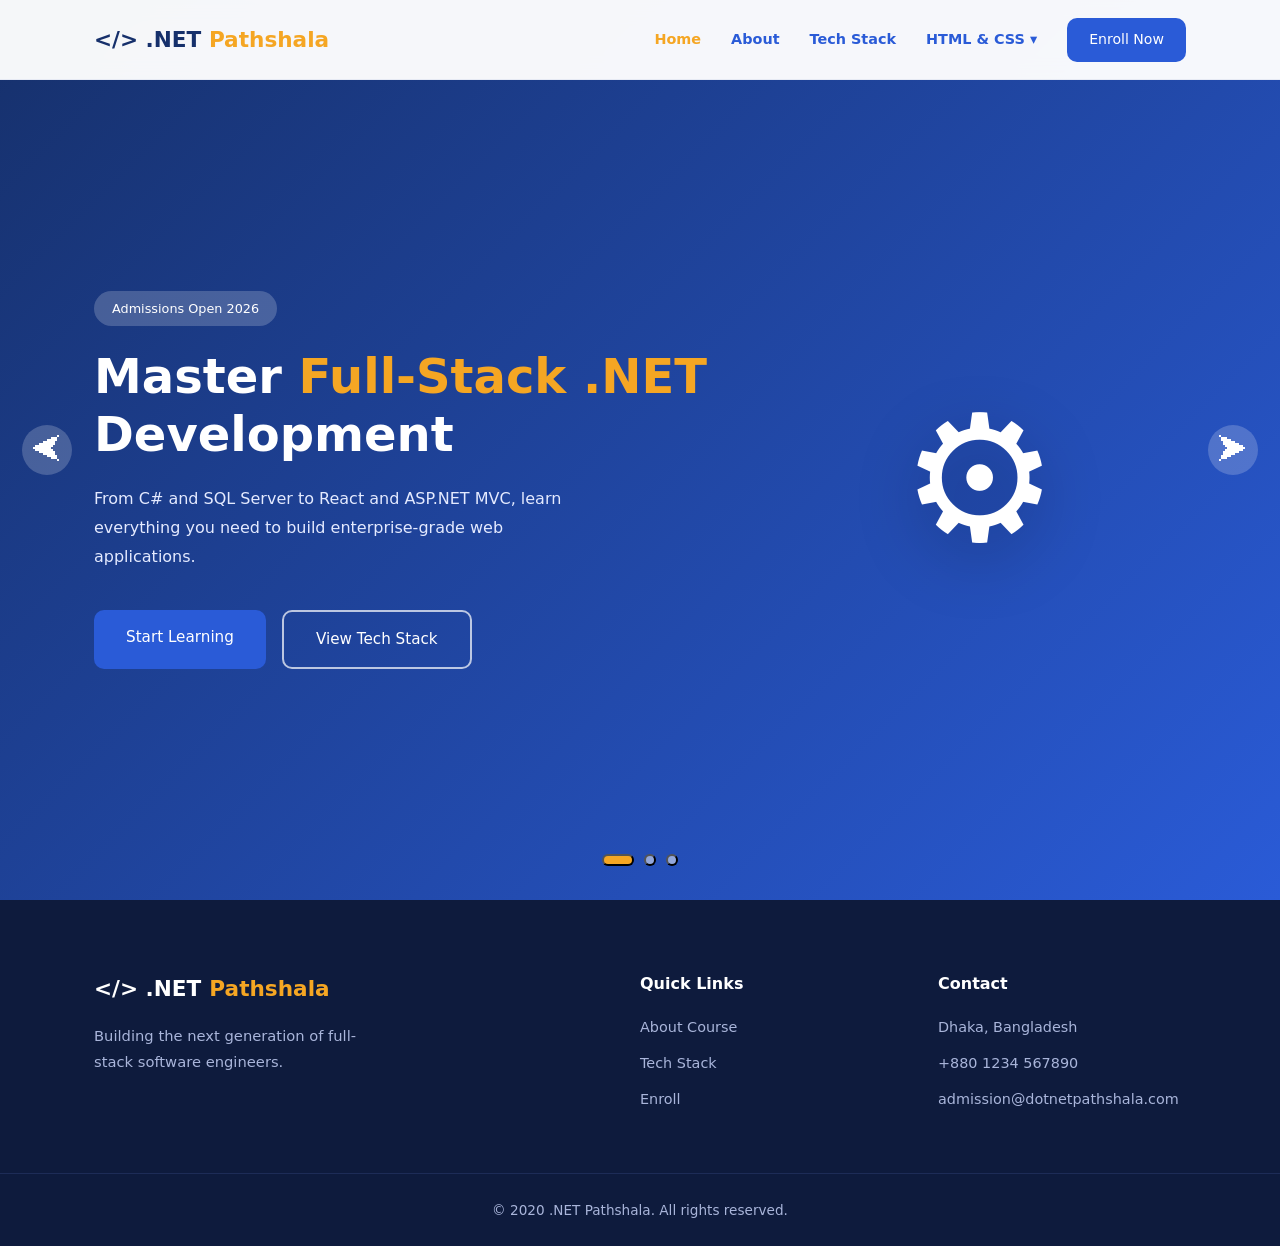
<file: index.html>
<!doctype html>
<html lang="en">
  <head>
    <meta charset="UTF-8" />
    <meta name="viewport" content="width=device-width, initial-scale=1.0" />
    <title>.NET Pathshala | Full-Stack Web Development</title>
    <link rel="stylesheet" href="style.css" />
  </head>
  <body>
    <header class="navbar" id="navbar">
      <div class="container nav-inner">
        <div class="logo">
          <a href="index.html">&lt;/&gt; .NET <span>Pathshala</span></a>
        </div>
        <nav>
          <ul class="menu" id="menu">
            <li><a href="index.html" class="active">Home</a></li>
            <li><a href="#about">About</a></li>
            <li><a href="#programs">Tech Stack</a></li>

            <li class="dropdown">
              <a href="#chapters" style="cursor: pointer">HTML & CSS ▾</a>
              <div class="dropdown-content">
                <a href="chapter_01.html">01. Getting to Know HTML</a>
                <a href="chapter_02.html">02. Basic HTML Elements</a>
                <a href="chapter_03.html">03. HTML Styles & Formatting</a>
                <a href="chapter_04.html">04. Semantic HTML</a>
                <a href="chapter_05.html">05. Web Forms</a>
                <a href="chapter_06.html">06. HTML Multimedia</a>
                <a href="chapter_07.html">07. HTML Graphics (SVG & Canvas)</a>
                <a href="chapter_08.html">08. Advanced HTML</a>
                <a href="chapter_09.html">09. HTML Events</a>
                <a href="chapter_10.html">10. HTML APIs</a>
                <a href="chapter_11.html">11. Getting to Know CSS</a>
                <a href="chapter_12.html">12. CSS Selectors</a>
                <a href="chapter_13.html">13. CSS Cascading</a>
                <a href="chapter_14.html">14. CSS Box Model</a>
                <a href="chapter_15.html">15. CSS Colors</a>
                <a href="chapter_16.html">16. CSS Text & Fonts</a>
                <a href="chapter_17.html">17. CSS Backgrounds</a>
                <a href="chapter_18.html">18. CSS Display & Effects</a>
                <a href="chapter_19.html">19. CSS Layout (Flexbox & Grid)</a>
                <a href="chapter_20.html">20. CSS Transitions & Animations</a>
                <a href="chapter_21.html">21. Advanced CSS</a>
                <a href="chapter_22.html">22. Responsive CSS</a>
              </div>
            </li>

            <li>
              <a href="#admission" class="btn small">Enroll Now</a>
            </li>
          </ul>
        </nav>
        <button class="hamburger" id="hamburger" aria-label="Toggle menu">
          <span></span><span></span><span></span>
        </button>
      </div>
    </header>

    <section class="hero" id="hero">
      <div class="slides">
        <div class="slide active s1">
          <div class="container slide-inner">
            <div class="slide-text">
              <span class="hero-tag">Admissions Open 2026</span>
              <h1>Master <em>Full-Stack .NET</em> Development</h1>
              <p>
                From C# and SQL Server to React and ASP.NET MVC, learn
                everything you need to build enterprise-grade web applications.
              </p>
              <div class="btns">
                <a href="#admission" class="btn">Start Learning</a
                ><a href="#programs" class="btn ghost">View Tech Stack</a>
              </div>
            </div>
            <div class="slide-art">⚙️</div>
          </div>
        </div>
        <div class="slide s2">
          <h2>Slider 2</h2>
        </div>
        <div class="slide s3">
          <h2>slider 3</h2>
        </div>
      </div>
      <button class="arrow prev" id="prev" aria-label="Previous slide">
        ⮜
      </button>
      <button class="arrow next" id="next" aria-label="Next slide">⮞</button>
      <div class="dots" id="dots"></div>
    </section>

    <footer>
      <div class="container foot-grid">
        <div>
          <a href="index.html" class="logo light"
            >&lt;/&gt; .NET <span>Pathshala</span></a
          >
          <p>Building the next generation of full-stack software engineers.</p>
        </div>
        <div>
          <h4>Quick Links</h4>
          <ul>
            <li><a href="#about">About Course</a></li>
            <li><a href="#programs">Tech Stack</a></li>
            <li><a href="#admission">Enroll</a></li>
          </ul>
        </div>
        <div>
          <h4>Contact</h4>
          <ul>
            <li>Dhaka, Bangladesh</li>
            <li>+880 1234 567890</li>
            <li>admission@dotnetpathshala.com</li>
          </ul>
        </div>
      </div>
      <div class="copy">
        &copy; <span id="year">2020</span> .NET Pathshala. All rights reserved.
      </div>
    </footer>

    <script src="script.js"></script>
  </body>
</html>
</file>
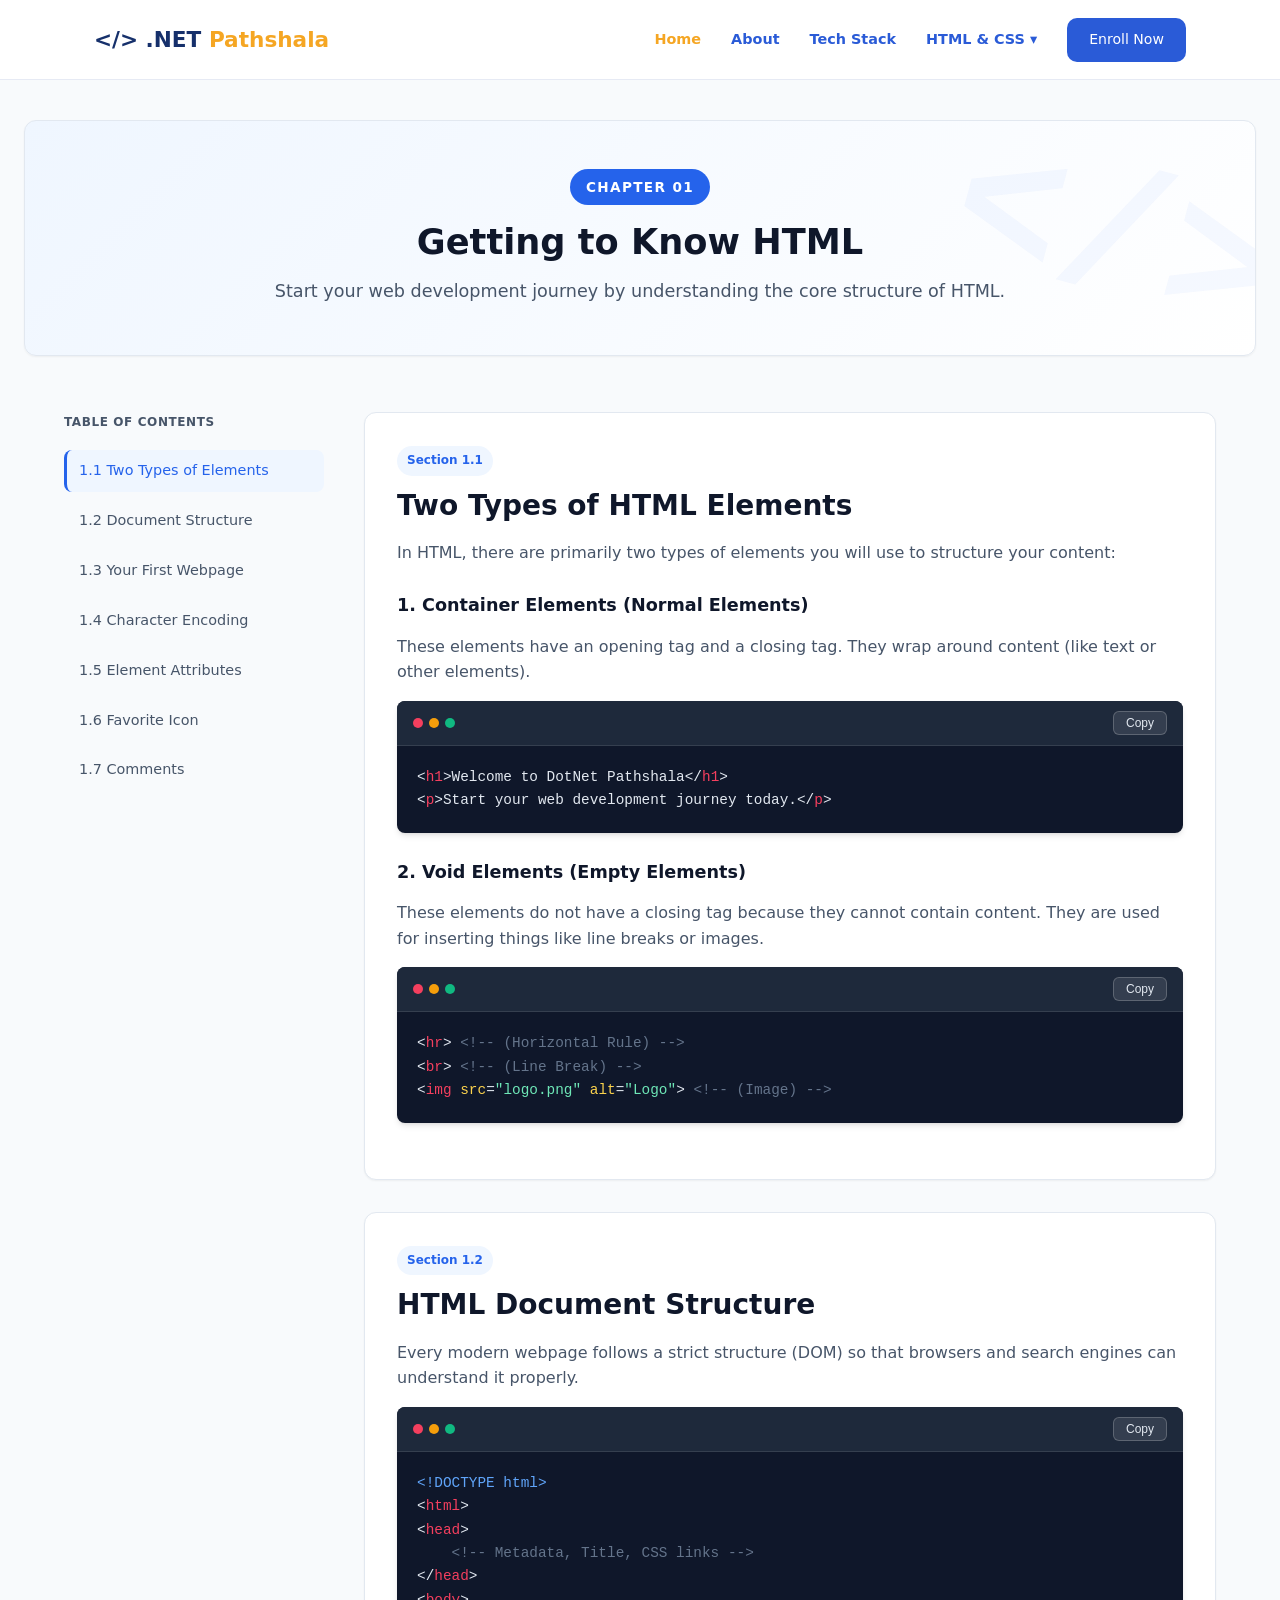
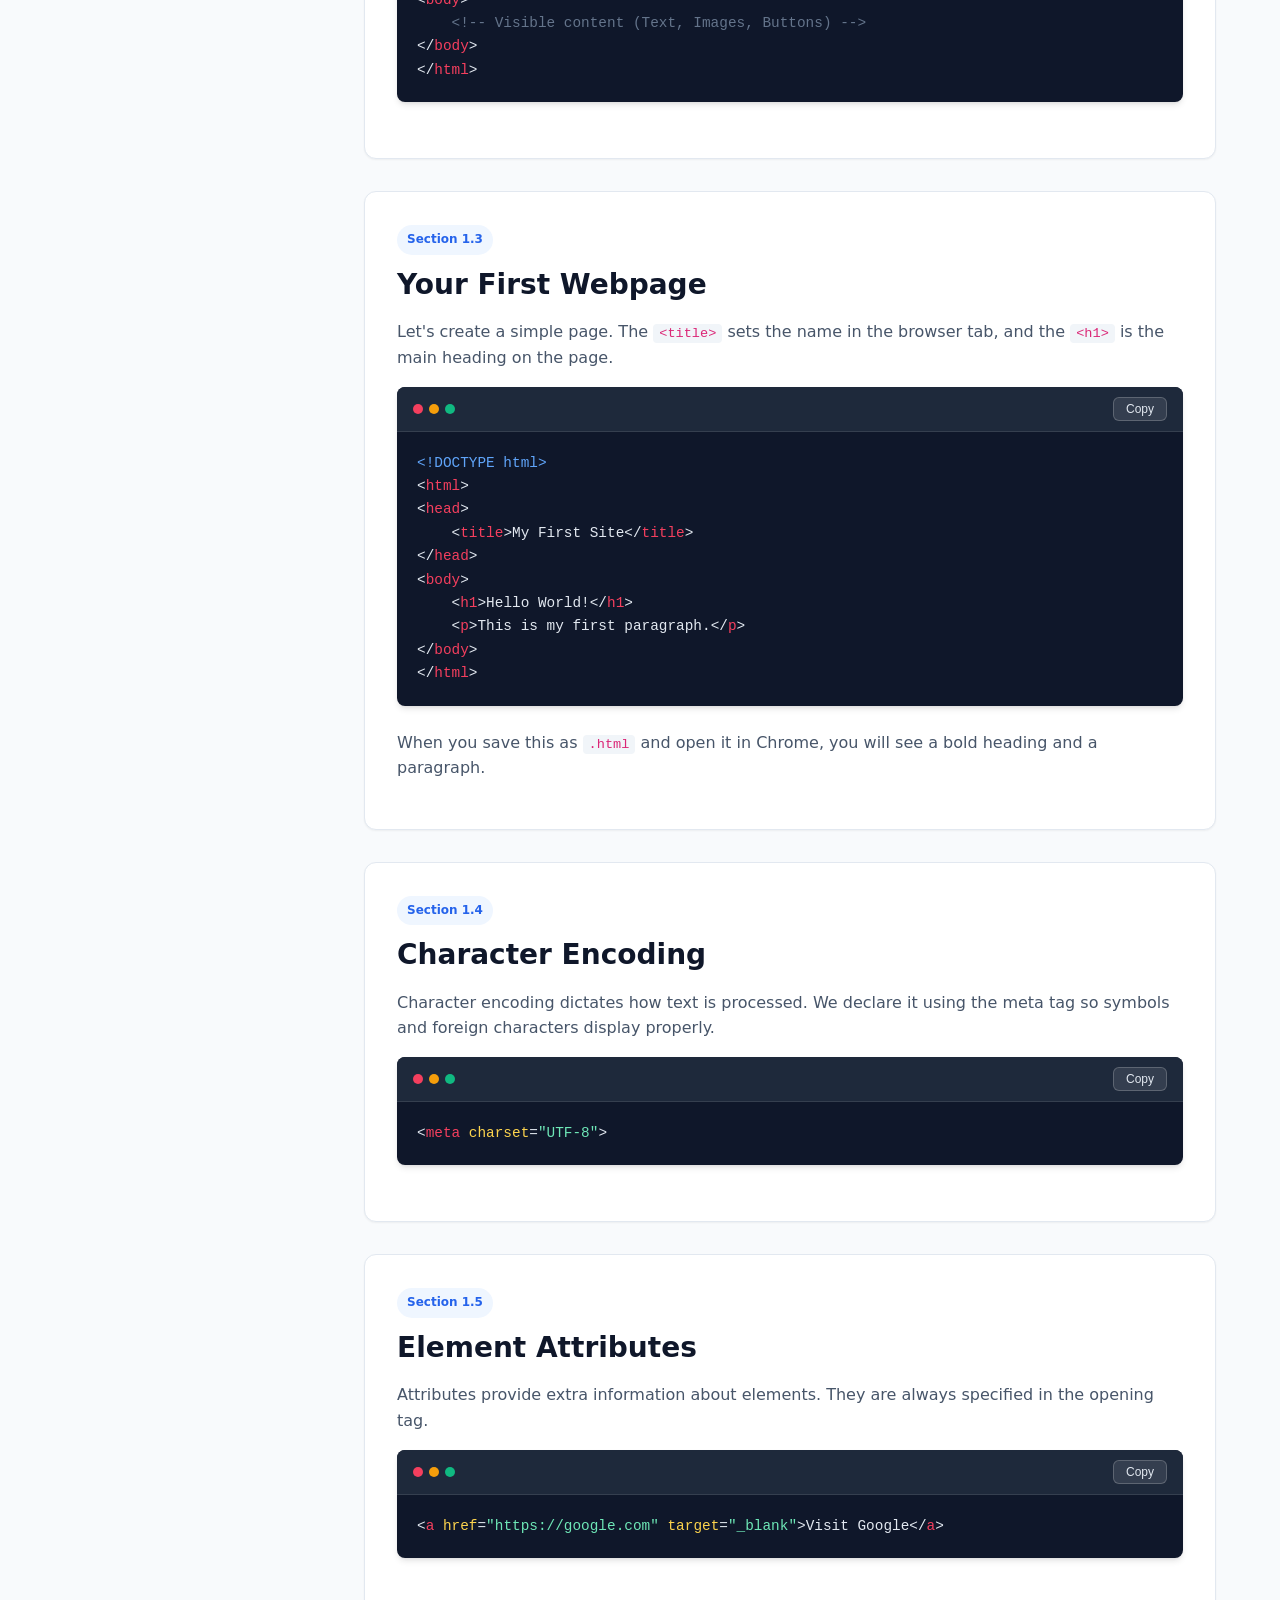
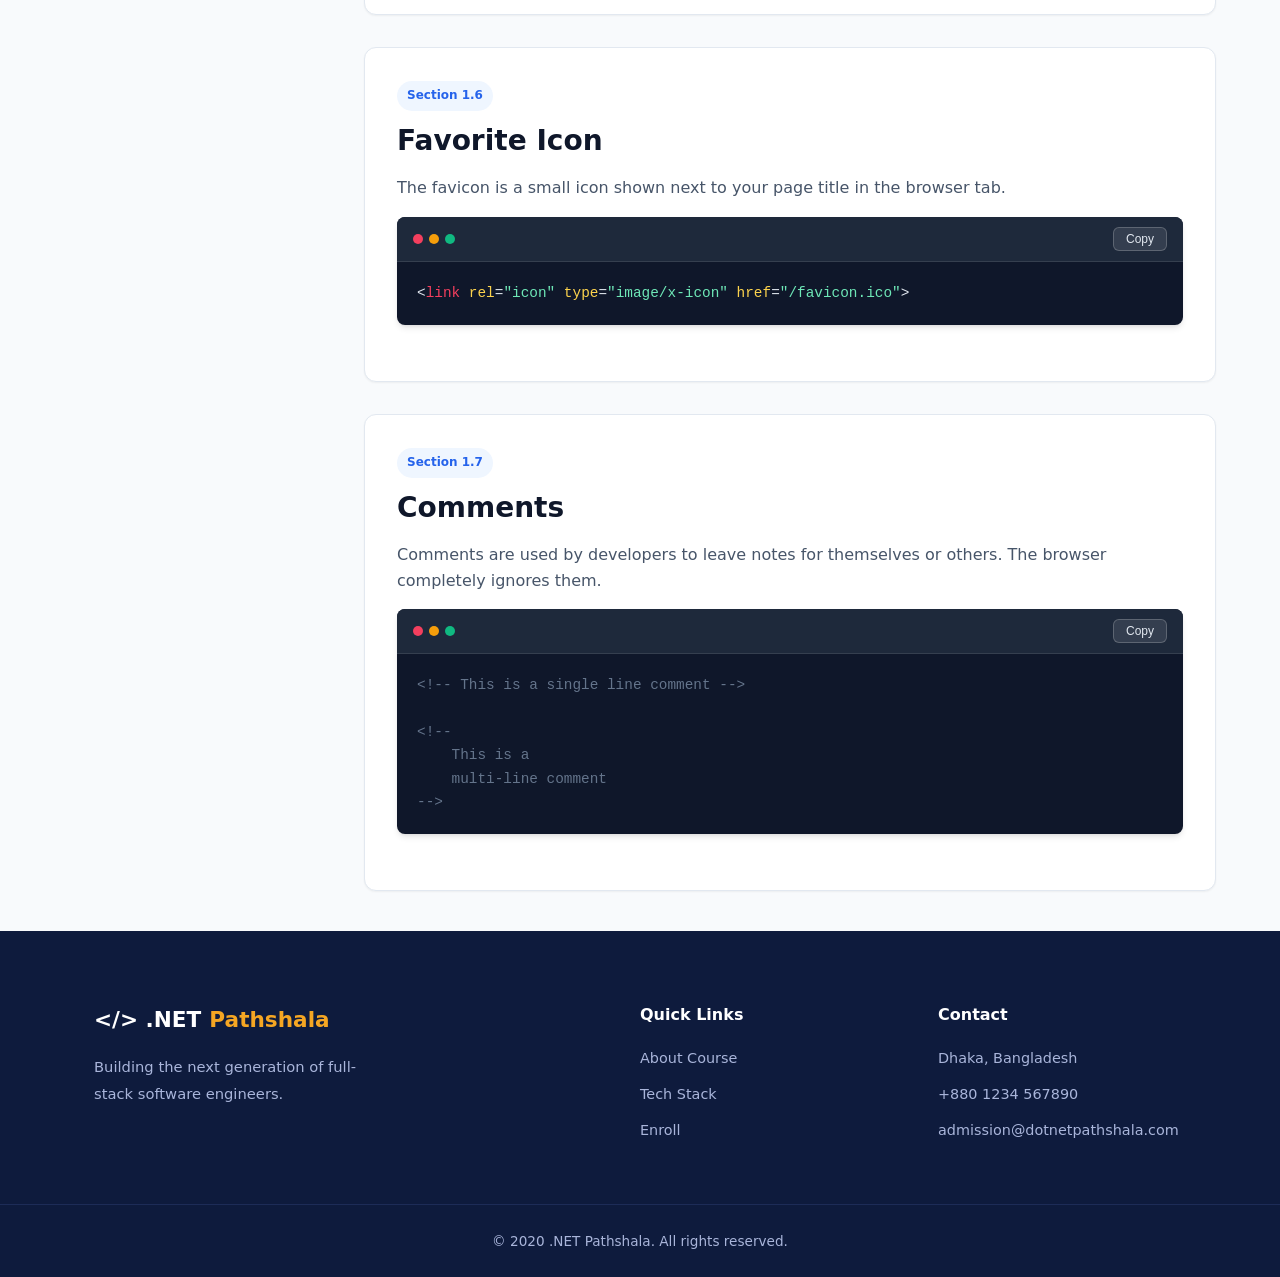
<file: chapter_01.html>
<!doctype html>
<html lang="en">
  <head>
    <meta charset="UTF-8" />
    <meta name="viewport" content="width=device-width, initial-scale=1.0" />
    <title>Chapter 01: Getting to Know HTML | .NET Pathshala</title>
    <link rel="stylesheet" href="style.css" />
  </head>
  <body>
    <header class="navbar" id="navbar">
      <div class="container nav-inner">
        <div class="logo">
          <a href="index.html">&lt;/&gt; .NET <span>Pathshala</span></a>
        </div>
        <nav>
          <ul class="menu" id="menu">
            <li><a href="index.html" class="active">Home</a></li>
            <li><a href="#about">About</a></li>
            <li><a href="#programs">Tech Stack</a></li>

            <li class="dropdown">
              <a href="#chapters" style="cursor: pointer">HTML & CSS ▾</a>
              <div class="dropdown-content">
                <a href="chapter_01.html">01. Getting to Know HTML</a>
                <a href="chapter_02.html">02. Basic HTML Elements</a>
                <a href="chapter_03.html">03. HTML Styles & Formatting</a>
                <a href="chapter_04.html">04. Semantic HTML</a>
                <a href="chapter_05.html">05. Web Forms</a>
                <a href="chapter_06.html">06. HTML Multimedia</a>
                <a href="chapter_07.html">07. HTML Graphics (SVG & Canvas)</a>
                <a href="chapter_08.html">08. Advanced HTML</a>
                <a href="chapter_09.html">09. HTML Events</a>
                <a href="chapter_10.html">10. HTML APIs</a>
                <a href="chapter_11.html">11. Getting to Know CSS</a>
                <a href="chapter_12.html">12. CSS Selectors</a>
                <a href="chapter_13.html">13. CSS Cascading</a>
                <a href="chapter_14.html">14. CSS Box Model</a>
                <a href="chapter_15.html">15. CSS Colors</a>
                <a href="chapter_16.html">16. CSS Text & Fonts</a>
                <a href="chapter_17.html">17. CSS Backgrounds</a>
                <a href="chapter_18.html">18. CSS Display & Effects</a>
                <a href="chapter_19.html">19. CSS Layout (Flexbox & Grid)</a>
                <a href="chapter_20.html">20. CSS Transitions & Animations</a>
                <a href="chapter_21.html">21. Advanced CSS</a>
                <a href="chapter_22.html">22. Responsive CSS</a>
              </div>
            </li>

            <li>
              <a href="#admission" class="btn small">Enroll Now</a>
            </li>
          </ul>
        </nav>
        <button class="hamburger" id="hamburger" aria-label="Toggle menu">
          <span></span><span></span><span></span>
        </button>
      </div>
    </header>

    <div class="header-container">
      <header class="page-header">
        <span class="chapter-badge">Chapter 01</span>
        <h1>Getting to Know HTML</h1>
        <h2>
          Start your web development journey by understanding the core structure
          of HTML.
        </h2>
      </header>
    </div>

    <!-- chapter er content bosbe -->

    <div class="layout-container">
      <nav class="sidebar">
        <h3>Table of Contents</h3>
        <ol>
          <li><a href="#intro">1.1 Two Types of Elements</a></li>
          <li><a href="#structure">1.2 Document Structure</a></li>
          <li><a href="#first-page">1.3 Your First Webpage</a></li>
          <li><a href="#encoding">1.4 Character Encoding</a></li>
          <li><a href="#attributes">1.5 Element Attributes</a></li>
          <li><a href="#favicon">1.6 Favorite Icon</a></li>
          <li><a href="#comments">1.7 Comments</a></li>
        </ol>
      </nav>

      <main class="main-content">
        <section id="intro" class="card">
          <span class="card-badge">Section 1.1</span>
          <h1>Two Types of HTML Elements</h1>
          <p>
            In HTML, there are primarily two types of elements you will use to
            structure your content:
          </p>

          <h3>1. Container Elements (Normal Elements)</h3>
          <p>
            These elements have an opening tag and a closing tag. They wrap
            around content (like text or other elements).
          </p>

          <div class="code-window">
            <div class="code-header">
              <div class="mac-dots">
                <div class="dot dot-red"></div>
                <div class="dot dot-yellow"></div>
                <div class="dot dot-green"></div>
              </div>
              <button class="copy-btn">Copy</button>
            </div>
            <pre><code>&lt;<span class="tag">h1</span>&gt;Welcome to DotNet Pathshala&lt;/<span class="tag">h1</span>&gt;
&lt;<span class="tag">p</span>&gt;Start your web development journey today.&lt;/<span class="tag">p</span>&gt;</code></pre>
          </div>

          <h3>2. Void Elements (Empty Elements)</h3>
          <p>
            These elements do not have a closing tag because they cannot contain
            content. They are used for inserting things like line breaks or
            images.
          </p>

          <div class="code-window">
            <div class="code-header">
              <div class="mac-dots">
                <div class="dot dot-red"></div>
                <div class="dot dot-yellow"></div>
                <div class="dot dot-green"></div>
              </div>
              <button class="copy-btn">Copy</button>
            </div>
            <pre><code>&lt;<span class="tag">hr</span>&gt; <span class="comment">&lt;!-- (Horizontal Rule) --&gt;</span>
&lt;<span class="tag">br</span>&gt; <span class="comment">&lt;!-- (Line Break) --&gt;</span>
&lt;<span class="tag">img</span> <span class="attr">src</span>=<span class="val">"logo.png"</span> <span class="attr">alt</span>=<span class="val">"Logo"</span>&gt; <span class="comment">&lt;!-- (Image) --&gt;</span></code></pre>
          </div>
        </section>

        <section id="structure" class="card">
          <span class="card-badge">Section 1.2</span>
          <h1>HTML Document Structure</h1>
          <p>
            Every modern webpage follows a strict structure (DOM) so that
            browsers and search engines can understand it properly.
          </p>

          <div class="code-window">
            <div class="code-header">
              <div class="mac-dots">
                <div class="dot dot-red"></div>
                <div class="dot dot-yellow"></div>
                <div class="dot dot-green"></div>
              </div>
              <button class="copy-btn">Copy</button>
            </div>
            <pre><code><span class="doctype">&lt;!DOCTYPE html&gt;</span>
&lt;<span class="tag">html</span>&gt;
&lt;<span class="tag">head</span>&gt;
    <span class="comment">&lt;!-- Metadata, Title, CSS links --&gt;</span>
&lt;/<span class="tag">head</span>&gt;
&lt;<span class="tag">body</span>&gt;
    <span class="comment">&lt;!-- Visible content (Text, Images, Buttons) --&gt;</span>
&lt;/<span class="tag">body</span>&gt;
&lt;/<span class="tag">html</span>&gt;</code></pre>
          </div>
        </section>

        <section id="first-page" class="card">
          <span class="card-badge">Section 1.3</span>
          <h1>Your First Webpage</h1>
          <p>
            Let's create a simple page. The
            <code class="inline-code">&lt;title&gt;</code> sets the name in the
            browser tab, and the <code class="inline-code">&lt;h1&gt;</code> is
            the main heading on the page.
          </p>

          <div class="code-window">
            <div class="code-header">
              <div class="mac-dots">
                <div class="dot dot-red"></div>
                <div class="dot dot-yellow"></div>
                <div class="dot dot-green"></div>
              </div>
              <button class="copy-btn">Copy</button>
            </div>
            <pre><code><span class="doctype">&lt;!DOCTYPE html&gt;</span>
&lt;<span class="tag">html</span>&gt;
&lt;<span class="tag">head</span>&gt;
    &lt;<span class="tag">title</span>&gt;My First Site&lt;/<span class="tag">title</span>&gt;
&lt;/<span class="tag">head</span>&gt;
&lt;<span class="tag">body</span>&gt;
    &lt;<span class="tag">h1</span>&gt;Hello World!&lt;/<span class="tag">h1</span>&gt;
    &lt;<span class="tag">p</span>&gt;This is my first paragraph.&lt;/<span class="tag">p</span>&gt;
&lt;/<span class="tag">body</span>&gt;
&lt;/<span class="tag">html</span>&gt;</code></pre>
          </div>
          <p style="margin-top: 16px">
            When you save this as <code class="inline-code">.html</code> and
            open it in Chrome, you will see a bold heading and a paragraph.
          </p>
        </section>

        <section id="encoding" class="card">
          <span class="card-badge">Section 1.4</span>
          <h1>Character Encoding</h1>
          <p>
            Character encoding dictates how text is processed. We declare it
            using the meta tag so symbols and foreign characters display
            properly.
          </p>

          <div class="code-window">
            <div class="code-header">
              <div class="mac-dots">
                <div class="dot dot-red"></div>
                <div class="dot dot-yellow"></div>
                <div class="dot dot-green"></div>
              </div>
              <button class="copy-btn">Copy</button>
            </div>
            <pre><code>&lt;<span class="tag">meta</span> <span class="attr">charset</span>=<span class="val">"UTF-8"</span>&gt;</code></pre>
          </div>
        </section>

        <section id="attributes" class="card">
          <span class="card-badge">Section 1.5</span>
          <h1>Element Attributes</h1>
          <p>
            Attributes provide extra information about elements. They are always
            specified in the opening tag.
          </p>

          <div class="code-window">
            <div class="code-header">
              <div class="mac-dots">
                <div class="dot dot-red"></div>
                <div class="dot dot-yellow"></div>
                <div class="dot dot-green"></div>
              </div>
              <button class="copy-btn">Copy</button>
            </div>
            <pre><code>&lt;<span class="tag">a</span> <span class="attr">href</span>=<span class="val">"https://google.com"</span> <span class="attr">target</span>=<span class="val">"_blank"</span>&gt;Visit Google&lt;/<span class="tag">a</span>&gt;</code></pre>
          </div>
        </section>

        <section id="favicon" class="card">
          <span class="card-badge">Section 1.6</span>
          <h1>Favorite Icon</h1>
          <p>
            The favicon is a small icon shown next to your page title in the
            browser tab.
          </p>

          <div class="code-window">
            <div class="code-header">
              <div class="mac-dots">
                <div class="dot dot-red"></div>
                <div class="dot dot-yellow"></div>
                <div class="dot dot-green"></div>
              </div>
              <button class="copy-btn">Copy</button>
            </div>
            <pre><code>&lt;<span class="tag">link</span> <span class="attr">rel</span>=<span class="val">"icon"</span> <span class="attr">type</span>=<span class="val">"image/x-icon"</span> <span class="attr">href</span>=<span class="val">"/favicon.ico"</span>&gt;</code></pre>
          </div>
        </section>

        <section id="comments" class="card">
          <span class="card-badge">Section 1.7</span>
          <h1>Comments</h1>
          <p>
            Comments are used by developers to leave notes for themselves or
            others. The browser completely ignores them.
          </p>

          <div class="code-window">
            <div class="code-header">
              <div class="mac-dots">
                <div class="dot dot-red"></div>
                <div class="dot dot-yellow"></div>
                <div class="dot dot-green"></div>
              </div>
              <button class="copy-btn">Copy</button>
            </div>
            <pre><code><span class="comment">&lt;!-- This is a single line comment --&gt;</span>

<span class="comment">&lt;!-- 
    This is a 
    multi-line comment 
--&gt;</span></code></pre>
          </div>
        </section>
      </main>
    </div>

    <footer>
      <div class="container foot-grid">
        <div>
          <a href="index.html" class="logo light"
            >&lt;/&gt; .NET <span>Pathshala</span></a
          >
          <p>Building the next generation of full-stack software engineers.</p>
        </div>
        <div>
          <h4>Quick Links</h4>
          <ul>
            <li><a href="#about">About Course</a></li>
            <li><a href="#programs">Tech Stack</a></li>
            <li><a href="#admission">Enroll</a></li>
          </ul>
        </div>
        <div>
          <h4>Contact</h4>
          <ul>
            <li>Dhaka, Bangladesh</li>
            <li>+880 1234 567890</li>
            <li>admission@dotnetpathshala.com</li>
          </ul>
        </div>
      </div>
      <div class="copy">
        &copy; <span id="year">2020</span> .NET Pathshala. All rights reserved.
      </div>
    </footer>

    <script src="script.js"></script>
  </body>
</html>
</file>
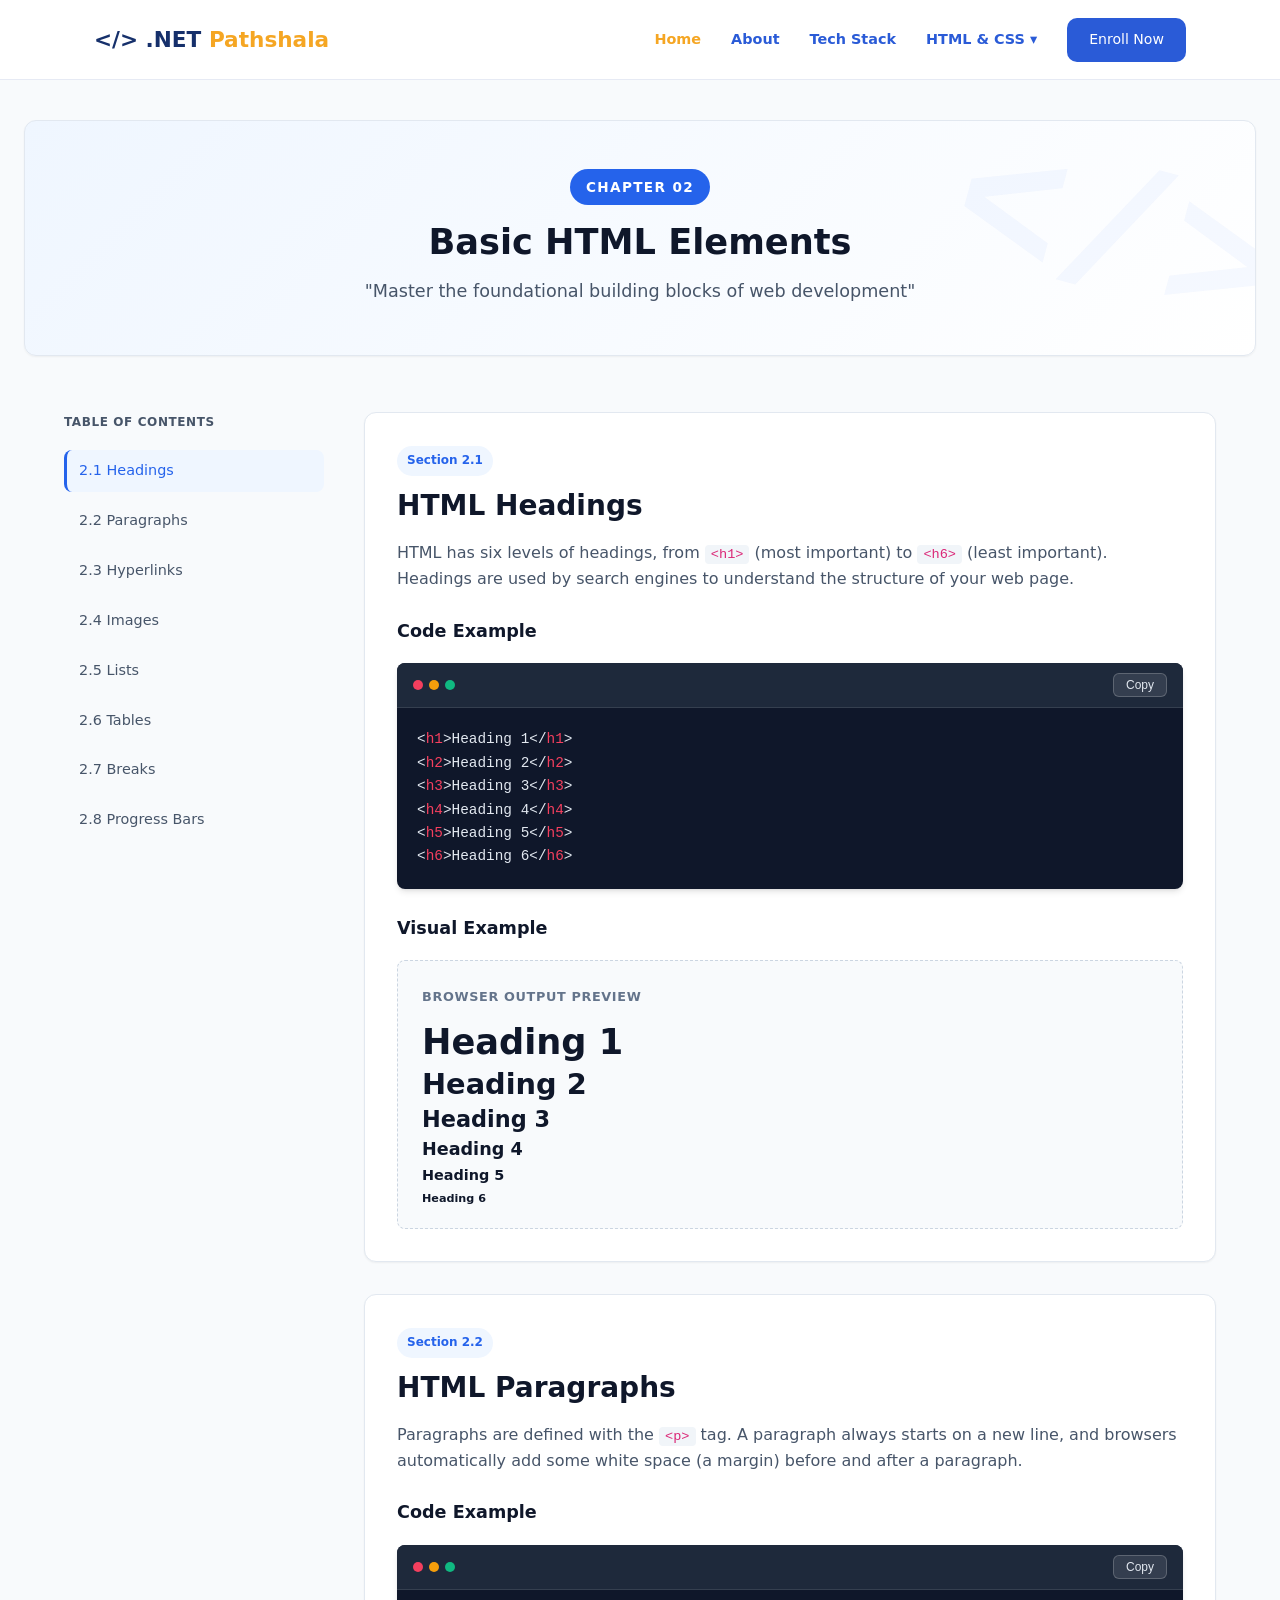
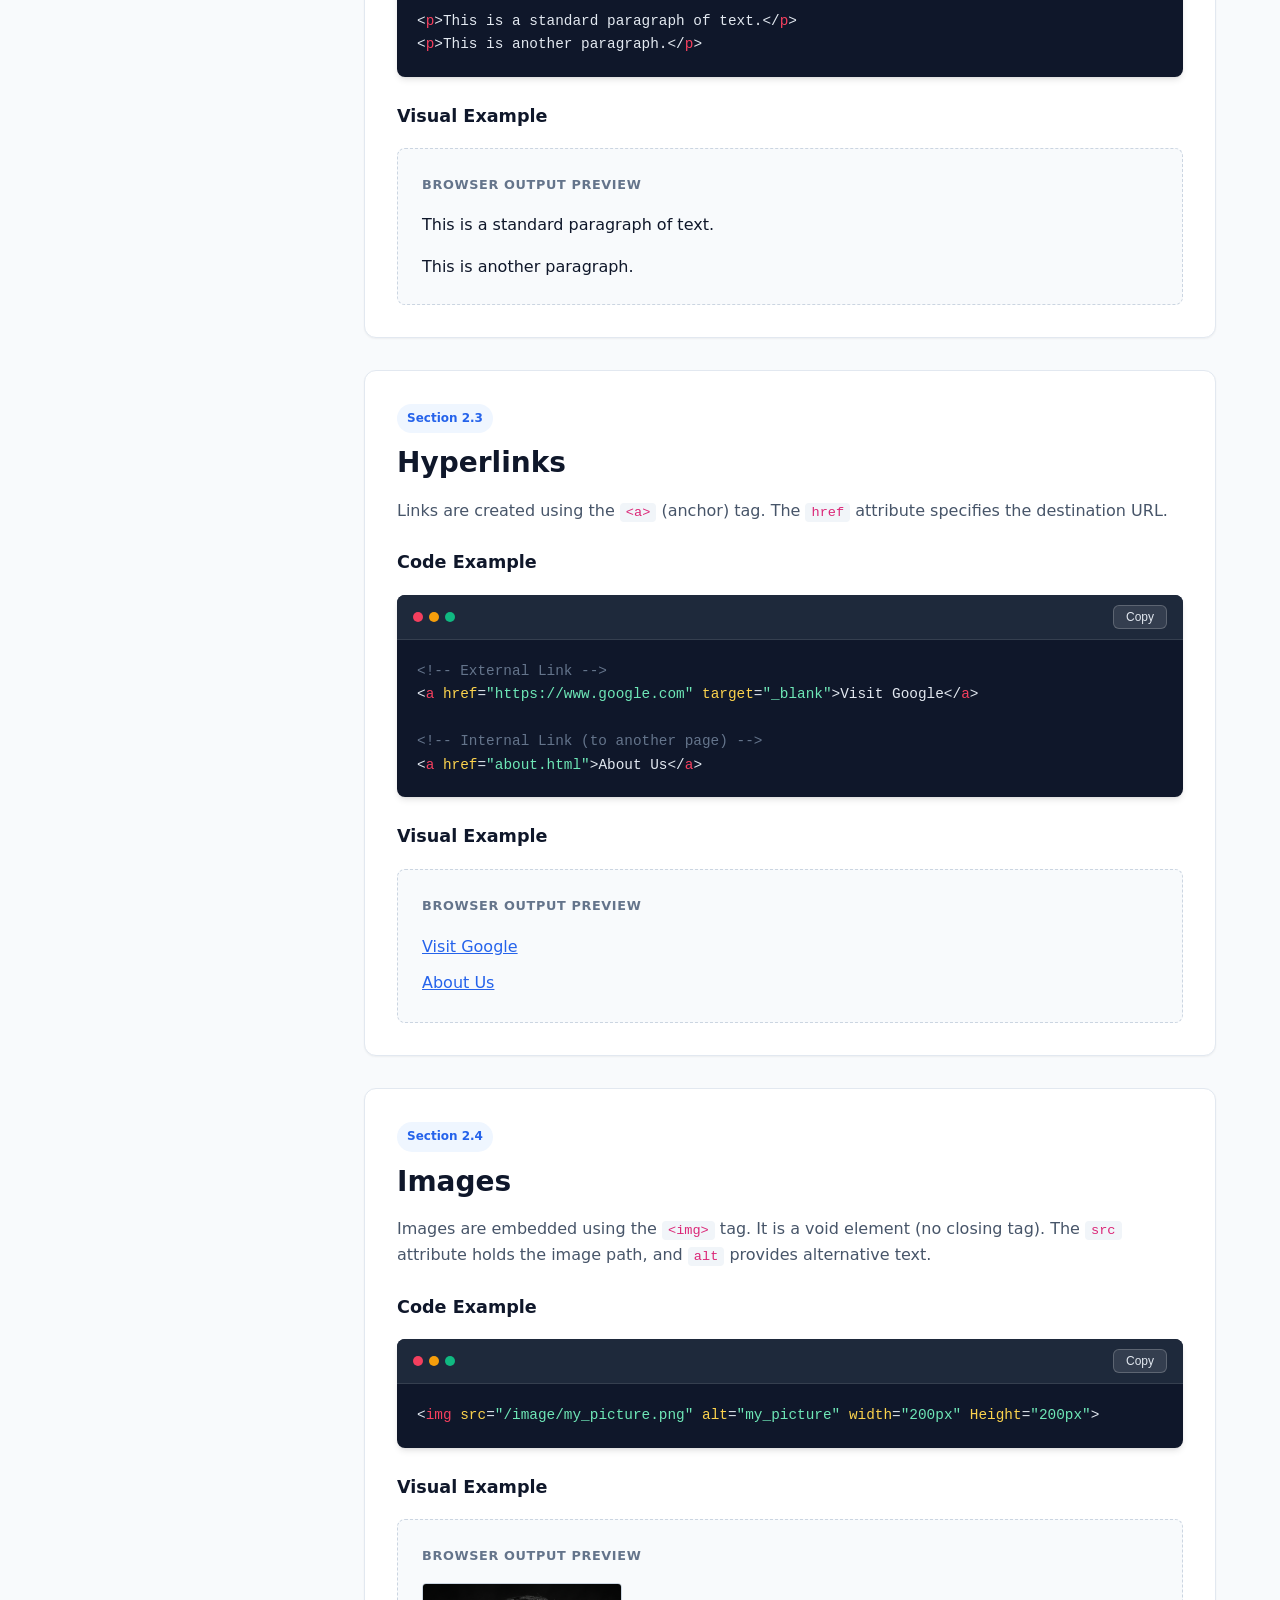
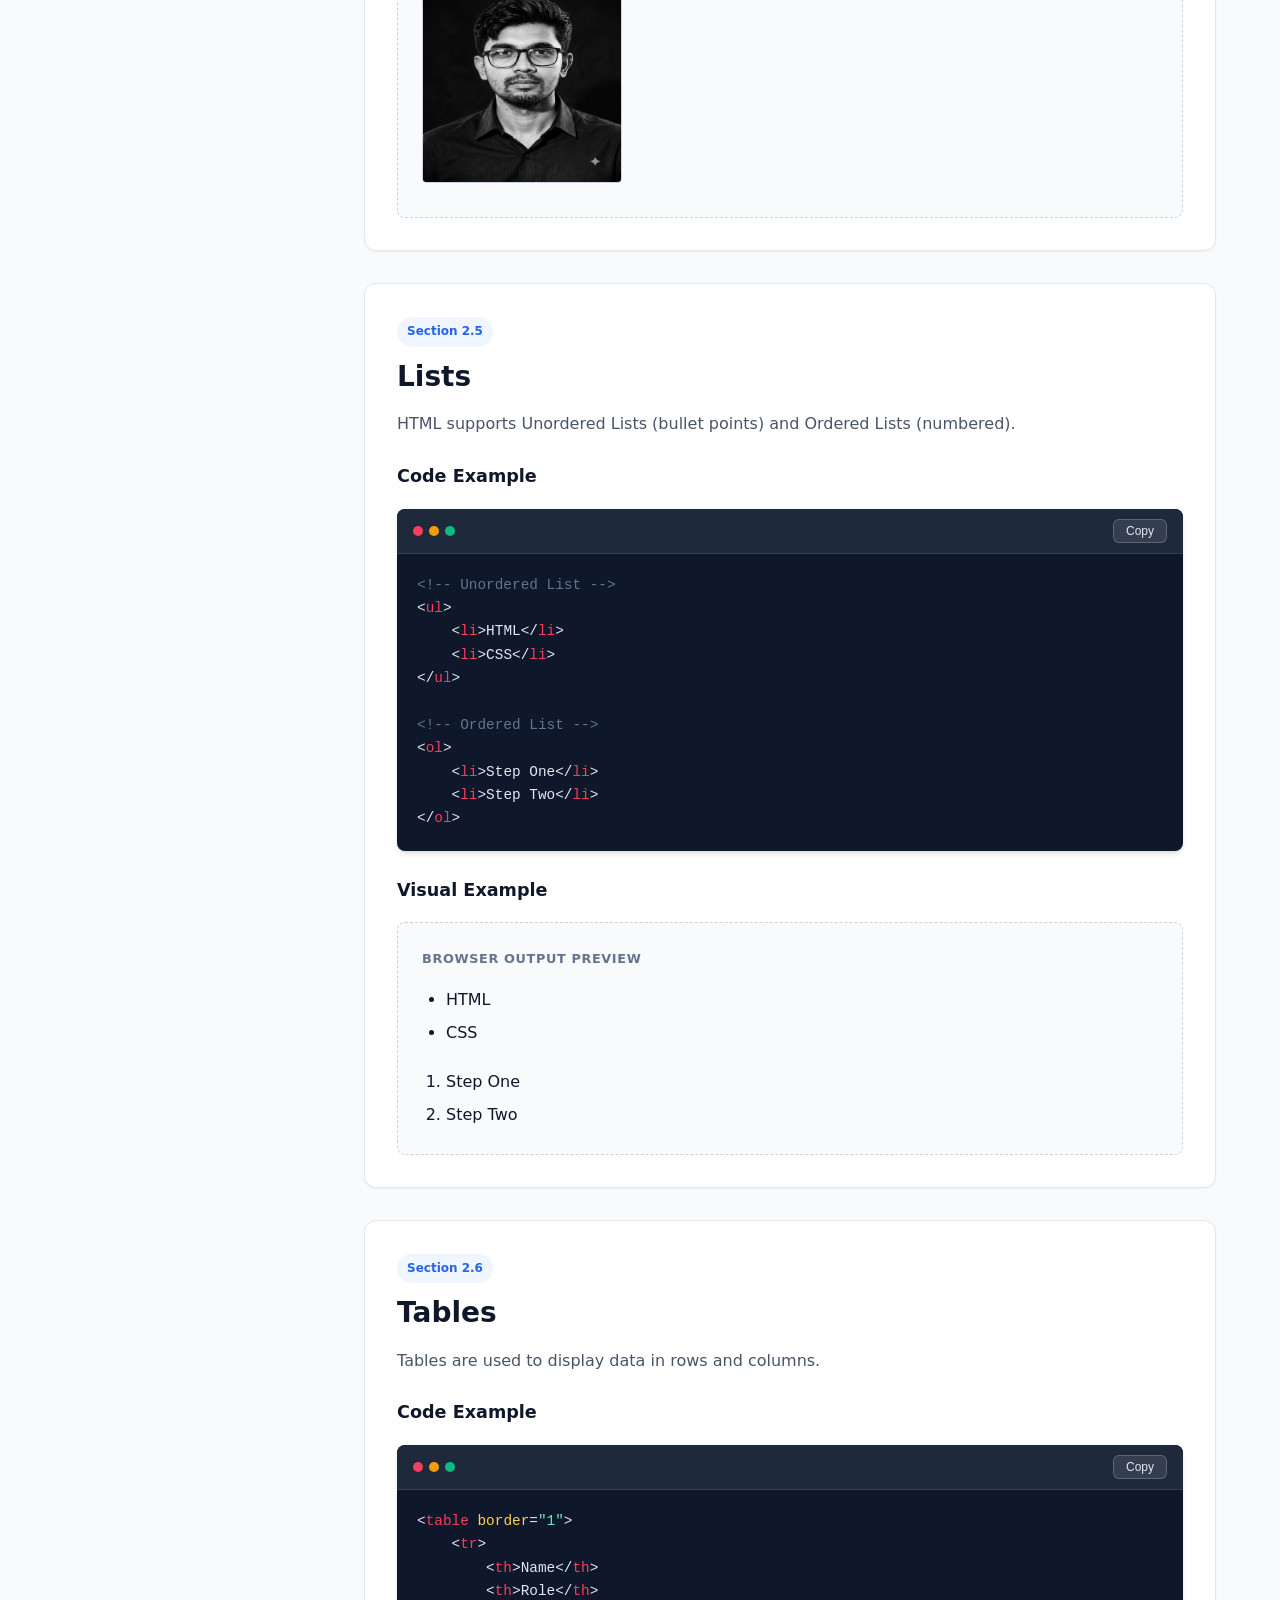
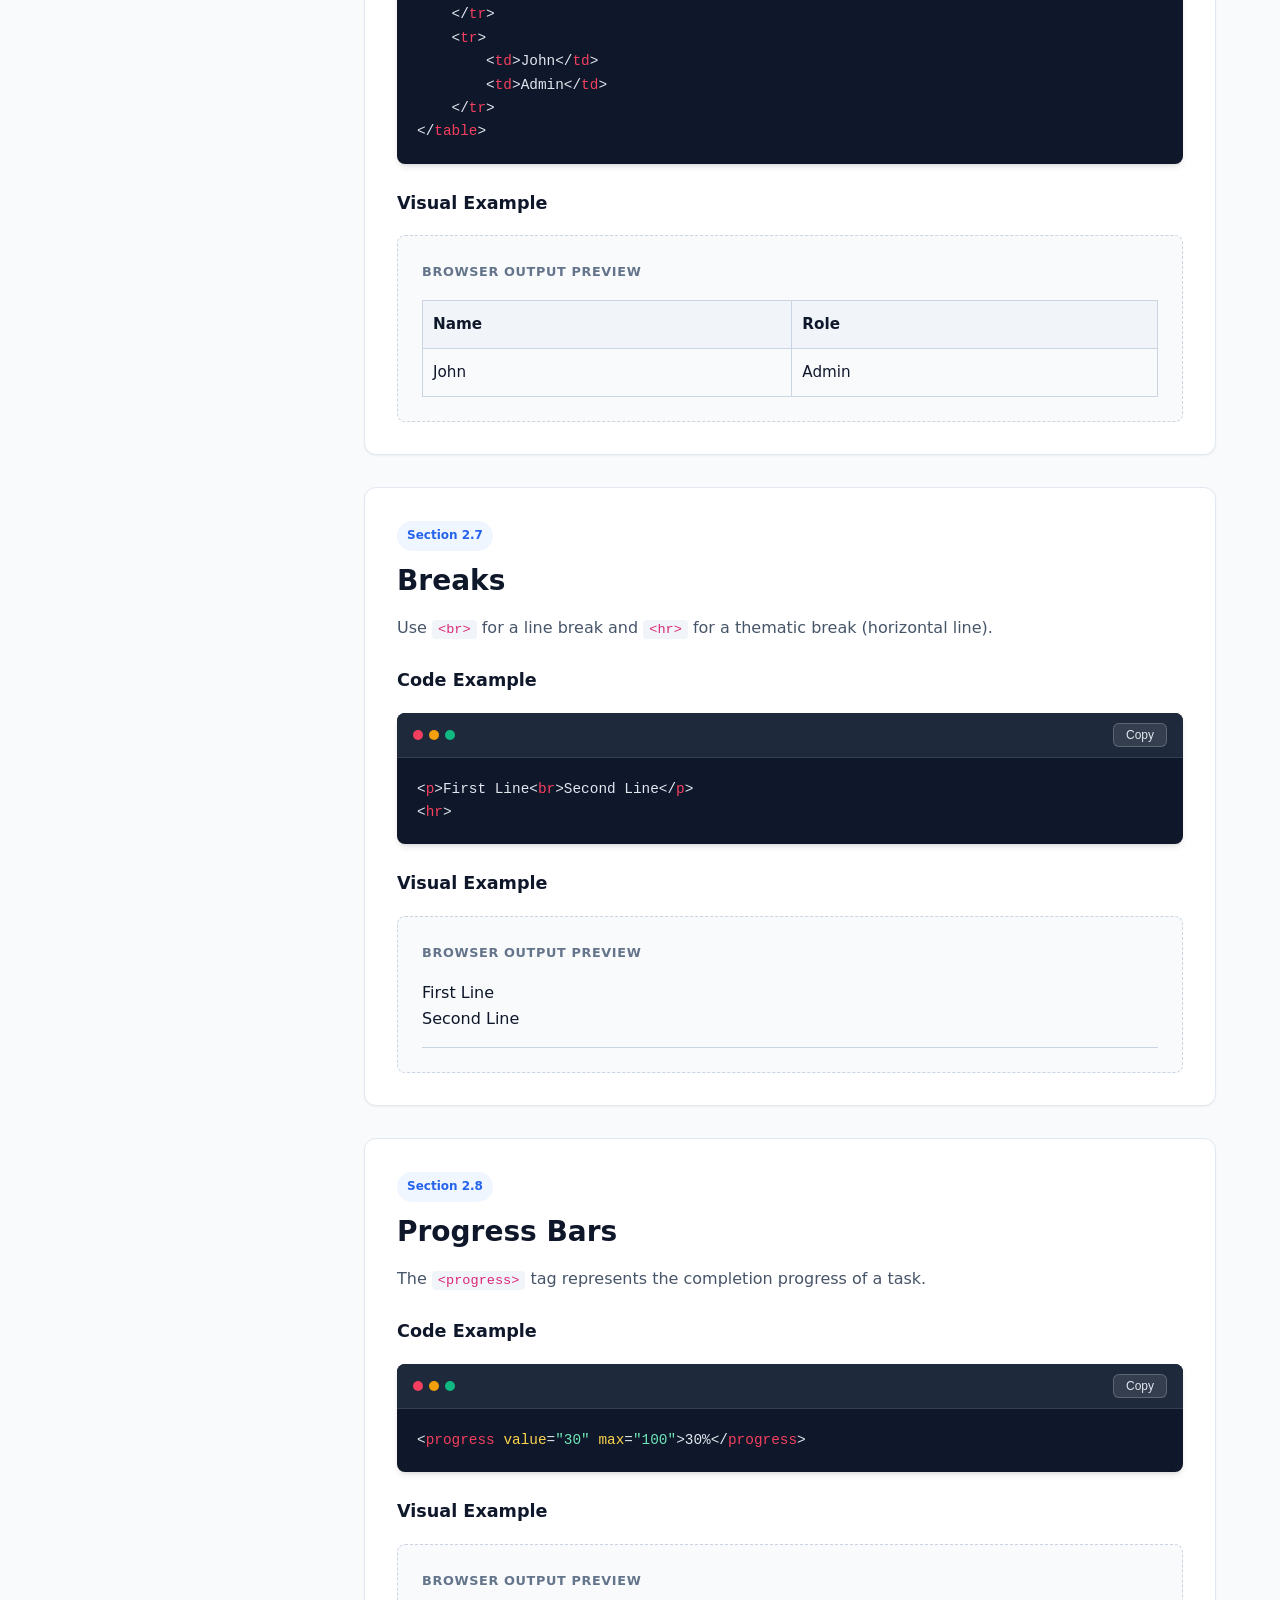
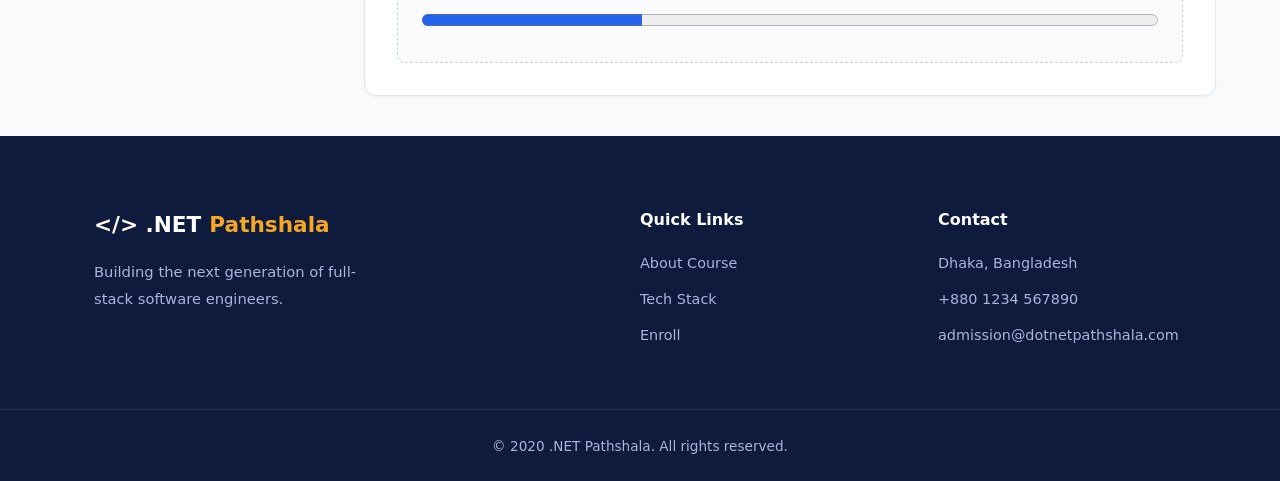
<file: chapter_02.html>
<!doctype html>
<html lang="en">
  <head>
    <meta charset="UTF-8" />
    <meta name="viewport" content="width=device-width, initial-scale=1.0" />
    <title>Chapter 02: Basic HTML Elements | .NET Pathshala</title>
    <link rel="stylesheet" href="style.css" />
  </head>
  <body>
    <header class="navbar" id="navbar">
      <div class="container nav-inner">
        <div class="logo">
          <a href="index.html">&lt;/&gt; .NET <span>Pathshala</span></a>
        </div>
        <nav>
          <ul class="menu" id="menu">
            <li><a href="index.html" class="active">Home</a></li>
            <li><a href="#about">About</a></li>
            <li><a href="#programs">Tech Stack</a></li>

            <li class="dropdown">
              <a href="#chapters" style="cursor: pointer">HTML & CSS ▾</a>
              <div class="dropdown-content">
                <a href="chapter_01.html">01. Getting to Know HTML</a>
                <a href="chapter_02.html">02. Basic HTML Elements</a>
                <a href="chapter_03.html">03. HTML Styles & Formatting</a>
                <a href="chapter_04.html">04. Semantic HTML</a>
                <a href="chapter_05.html">05. Web Forms</a>
                <a href="chapter_06.html">06. HTML Multimedia</a>
                <a href="chapter_07.html">07. HTML Graphics (SVG & Canvas)</a>
                <a href="chapter_08.html">08. Advanced HTML</a>
                <a href="chapter_09.html">09. HTML Events</a>
                <a href="chapter_10.html">10. HTML APIs</a>
                <a href="chapter_11.html">11. Getting to Know CSS</a>
                <a href="chapter_12.html">12. CSS Selectors</a>
                <a href="chapter_13.html">13. CSS Cascading</a>
                <a href="chapter_14.html">14. CSS Box Model</a>
                <a href="chapter_15.html">15. CSS Colors</a>
                <a href="chapter_16.html">16. CSS Text & Fonts</a>
                <a href="chapter_17.html">17. CSS Backgrounds</a>
                <a href="chapter_18.html">18. CSS Display & Effects</a>
                <a href="chapter_19.html">19. CSS Layout (Flexbox & Grid)</a>
                <a href="chapter_20.html">20. CSS Transitions & Animations</a>
                <a href="chapter_21.html">21. Advanced CSS</a>
                <a href="chapter_22.html">22. Responsive CSS</a>
              </div>
            </li>

            <li>
              <a href="#admission" class="btn small">Enroll Now</a>
            </li>
          </ul>
        </nav>
        <button class="hamburger" id="hamburger" aria-label="Toggle menu">
          <span></span><span></span><span></span>
        </button>
      </div>
    </header>

    <div class="header-container">
      <header class="page-header">
        <span class="chapter-badge">Chapter 02</span>
        <h1>Basic HTML Elements</h1>
        <h2>"Master the foundational building blocks of web development"</h2>
      </header>
    </div>

    <div class="layout-container">
      <nav class="sidebar">
        <h3>Table of Contents</h3>
        <ol>
          <li><a href="#headings">2.1 Headings</a></li>
          <li><a href="#paragraphs">2.2 Paragraphs</a></li>
          <li><a href="#links">2.3 Hyperlinks</a></li>
          <li><a href="#images">2.4 Images</a></li>
          <li><a href="#lists">2.5 Lists</a></li>
          <li><a href="#tables">2.6 Tables</a></li>
          <li><a href="#breaks">2.7 Breaks</a></li>
          <li><a href="#progress">2.8 Progress Bars</a></li>
        </ol>
      </nav>
      <main class="main-content">
        <section id="headings" class="card">
          <span class="card-badge">Section 2.1</span>
          <h1>HTML Headings</h1>
          <p>
            HTML has six levels of headings, from
            <code class="inline-code">&lt;h1&gt;</code> (most important) to
            <code class="inline-code">&lt;h6&gt;</code> (least important).
            Headings are used by search engines to understand the structure of
            your web page.
          </p>

          <h3>Code Example</h3>
          <div class="code-window">
            <div class="code-header">
              <div class="mac-dots">
                <div class="dot dot-red"></div>
                <div class="dot dot-yellow"></div>
                <div class="dot dot-green"></div>
              </div>
              <button class="copy-btn">Copy</button>
            </div>
            <pre><code>&lt;<span class="tag">h1</span>&gt;Heading 1&lt;/<span class="tag">h1</span>&gt;
&lt;<span class="tag">h2</span>&gt;Heading 2&lt;/<span class="tag">h2</span>&gt;
&lt;<span class="tag">h3</span>&gt;Heading 3&lt;/<span class="tag">h3</span>&gt;
&lt;<span class="tag">h4</span>&gt;Heading 4&lt;/<span class="tag">h4</span>&gt;
&lt;<span class="tag">h5</span>&gt;Heading 5&lt;/<span class="tag">h5</span>&gt;
&lt;<span class="tag">h6</span>&gt;Heading 6&lt;/<span class="tag">h6</span>&gt;</code></pre>
          </div>

          <h3>Visual Example</h3>
          <div class="preview-window">
            <span class="preview-label">Browser Output Preview</span>
            <h1
              style="
                margin: 0 0 10px;
                font-size: 2.2em;
                font-weight: bold;
                line-height: 1;
              "
            >
              Heading 1
            </h1>
            <h2
              style="
                margin: 0 0 10px;
                font-size: 1.8em;
                font-weight: bold;
                line-height: 1;
              "
            >
              Heading 2
            </h2>
            <h3
              style="
                margin: 0 0 10px;
                font-size: 1.4em;
                font-weight: bold;
                line-height: 1;
              "
            >
              Heading 3
            </h3>
            <h4
              style="
                margin: 0 0 10px;
                font-size: 1.1em;
                font-weight: bold;
                line-height: 1;
              "
            >
              Heading 4
            </h4>
            <h5
              style="
                margin: 0 0 10px;
                font-size: 0.9em;
                font-weight: bold;
                line-height: 1;
              "
            >
              Heading 5
            </h5>
            <h6
              style="
                margin: 0 0 0 0;
                font-size: 0.7em;
                font-weight: bold;
                line-height: 1;
              "
            >
              Heading 6
            </h6>
          </div>
        </section>

        <section id="paragraphs" class="card">
          <span class="card-badge">Section 2.2</span>
          <h1>HTML Paragraphs</h1>
          <p>
            Paragraphs are defined with the
            <code class="inline-code">&lt;p&gt;</code> tag. A paragraph always
            starts on a new line, and browsers automatically add some white
            space (a margin) before and after a paragraph.
          </p>

          <h3>Code Example</h3>
          <div class="code-window">
            <div class="code-header">
              <div class="mac-dots">
                <div class="dot dot-red"></div>
                <div class="dot dot-yellow"></div>
                <div class="dot dot-green"></div>
              </div>
              <button class="copy-btn">Copy</button>
            </div>
            <pre><code>&lt;<span class="tag">p</span>&gt;This is a standard paragraph of text.&lt;/<span class="tag">p</span>&gt;
&lt;<span class="tag">p</span>&gt;This is another paragraph.&lt;/<span class="tag">p</span>&gt;</code></pre>
          </div>

          <h3>Visual Example</h3>
          <div class="preview-window">
            <span class="preview-label">Browser Output Preview</span>
            <p style="margin-bottom: 16px; color: #0f172a">
              This is a standard paragraph of text.
            </p>
            <p style="margin-bottom: 0; color: #0f172a">
              This is another paragraph.
            </p>
          </div>
        </section>

        <section id="links" class="card">
          <span class="card-badge">Section 2.3</span>
          <h1>Hyperlinks</h1>
          <p>
            Links are created using the
            <code class="inline-code">&lt;a&gt;</code> (anchor) tag. The
            <code class="inline-code">href</code> attribute specifies the
            destination URL.
          </p>

          <h3>Code Example</h3>
          <div class="code-window">
            <div class="code-header">
              <div class="mac-dots">
                <div class="dot dot-red"></div>
                <div class="dot dot-yellow"></div>
                <div class="dot dot-green"></div>
              </div>
              <button class="copy-btn">Copy</button>
            </div>
            <pre><code><span class="comment">&lt;!-- External Link --&gt;</span>
&lt;<span class="tag">a</span> <span class="attr">href</span>=<span class="val">"https://www.google.com"</span> <span class="attr">target</span>=<span class="val">"_blank"</span>&gt;Visit Google&lt;/<span class="tag">a</span>&gt;

<span class="comment">&lt;!-- Internal Link (to another page) --&gt;</span>
&lt;<span class="tag">a</span> <span class="attr">href</span>=<span class="val">"about.html"</span>&gt;About Us&lt;/<span class="tag">a</span>&gt;</code></pre>
          </div>

          <h3>Visual Example</h3>
          <div class="preview-window">
            <span class="preview-label">Browser Output Preview</span>
            <a
              href="#"
              style="
                color: #2563eb;
                text-decoration: underline;
                display: block;
                margin-bottom: 8px;
              "
              >Visit Google</a
            >
            <a
              href="#"
              style="color: #2563eb; text-decoration: underline; display: block"
              >About Us</a
            >
          </div>
        </section>

        <section id="images" class="card">
          <span class="card-badge">Section 2.4</span>
          <h1>Images</h1>
          <p>
            Images are embedded using the
            <code class="inline-code">&lt;img&gt;</code> tag. It is a void
            element (no closing tag). The
            <code class="inline-code">src</code> attribute holds the image path,
            and <code class="inline-code">alt</code> provides alternative text.
          </p>

          <h3>Code Example</h3>
          <div class="code-window">
            <div class="code-header">
              <div class="mac-dots">
                <div class="dot dot-red"></div>
                <div class="dot dot-yellow"></div>
                <div class="dot dot-green"></div>
              </div>
              <button class="copy-btn">Copy</button>
            </div>
            <pre><code>&lt;<span class="tag">img</span> <span class="attr">src</span>=<span class="val">"/image/my_picture.png"</span> <span class="attr">alt</span>=<span class="val">"my_picture"</span> <span class="attr">width</span>=<span class="val">"200px"</span> <span class="attr">Height</span>=<span class="val">"200px"</span>&gt;</code></pre>
          </div>

          <h3>Visual Example</h3>
          <div class="preview-window">
            <span class="preview-label">Browser Output Preview</span>
            <img
              src="image/my_picture.png"
              alt="my_picture"
              width="200px"
              height="200px"
              style="border-radius: 4px; border: 1px solid #cbd5e1"
            />
          </div>
        </section>

        <section id="lists" class="card">
          <span class="card-badge">Section 2.5</span>
          <h1>Lists</h1>
          <p>
            HTML supports Unordered Lists (bullet points) and Ordered Lists
            (numbered).
          </p>

          <h3>Code Example</h3>
          <div class="code-window">
            <div class="code-header">
              <div class="mac-dots">
                <div class="dot dot-red"></div>
                <div class="dot dot-yellow"></div>
                <div class="dot dot-green"></div>
              </div>
              <button class="copy-btn">Copy</button>
            </div>
            <pre><code><span class="comment">&lt;!-- Unordered List --&gt;</span>
&lt;<span class="tag">ul</span>&gt;
    &lt;<span class="tag">li</span>&gt;HTML&lt;/<span class="tag">li</span>&gt;
    &lt;<span class="tag">li</span>&gt;CSS&lt;/<span class="tag">li</span>&gt;
&lt;/<span class="tag">ul</span>&gt;

<span class="comment">&lt;!-- Ordered List --&gt;</span>
&lt;<span class="tag">ol</span>&gt;
    &lt;<span class="tag">li</span>&gt;Step One&lt;/<span class="tag">li</span>&gt;
    &lt;<span class="tag">li</span>&gt;Step Two&lt;/<span class="tag">li</span>&gt;
&lt;/<span class="tag">ol</span>&gt;</code></pre>
          </div>

          <h3>Visual Example</h3>
          <div class="preview-window">
            <span class="preview-label">Browser Output Preview</span>
            <ul
              style="
                margin-left: 24px;
                margin-bottom: 20px;
                list-style-type: disc;
                color: #0f172a;
              "
            >
              <li style="margin-bottom: 4px">HTML</li>
              <li>CSS</li>
            </ul>
            <ol
              style="
                margin-left: 24px;
                list-style-type: decimal;
                color: #0f172a;
              "
            >
              <li style="margin-bottom: 4px">Step One</li>
              <li>Step Two</li>
            </ol>
          </div>
        </section>

        <section id="tables" class="card">
          <span class="card-badge">Section 2.6</span>
          <h1>Tables</h1>
          <p>Tables are used to display data in rows and columns.</p>

          <h3>Code Example</h3>
          <div class="code-window">
            <div class="code-header">
              <div class="mac-dots">
                <div class="dot dot-red"></div>
                <div class="dot dot-yellow"></div>
                <div class="dot dot-green"></div>
              </div>
              <button class="copy-btn">Copy</button>
            </div>
            <pre><code>&lt;<span class="tag">table</span> <span class="attr">border</span>=<span class="val">"1"</span>&gt;
    &lt;<span class="tag">tr</span>&gt;
        &lt;<span class="tag">th</span>&gt;Name&lt;/<span class="tag">th</span>&gt;
        &lt;<span class="tag">th</span>&gt;Role&lt;/<span class="tag">th</span>&gt;
    &lt;/<span class="tag">tr</span>&gt;
    &lt;<span class="tag">tr</span>&gt;
        &lt;<span class="tag">td</span>&gt;John&lt;/<span class="tag">td</span>&gt;
        &lt;<span class="tag">td</span>&gt;Admin&lt;/<span class="tag">td</span>&gt;
    &lt;/<span class="tag">tr</span>&gt;
&lt;/<span class="tag">table</span>&gt;</code></pre>
          </div>

          <h3>Visual Example</h3>
          <div class="preview-window">
            <span class="preview-label">Browser Output Preview</span>
            <table
              style="
                width: 100%;
                border-collapse: collapse;
                text-align: left;
                font-size: 0.95rem;
                color: #0f172a;
              "
            >
              <tr style="background-color: #f1f5f9">
                <th style="border: 1px solid #cbd5e1; padding: 10px">Name</th>
                <th style="border: 1px solid #cbd5e1; padding: 10px">Role</th>
              </tr>
              <tr>
                <td style="border: 1px solid #cbd5e1; padding: 10px">John</td>
                <td style="border: 1px solid #cbd5e1; padding: 10px">Admin</td>
              </tr>
            </table>
          </div>
        </section>

        <section id="breaks" class="card">
          <span class="card-badge">Section 2.7</span>
          <h1>Breaks</h1>
          <p>
            Use <code class="inline-code">&lt;br&gt;</code> for a line break and
            <code class="inline-code">&lt;hr&gt;</code> for a thematic break
            (horizontal line).
          </p>

          <h3>Code Example</h3>
          <div class="code-window">
            <div class="code-header">
              <div class="mac-dots">
                <div class="dot dot-red"></div>
                <div class="dot dot-yellow"></div>
                <div class="dot dot-green"></div>
              </div>
              <button class="copy-btn">Copy</button>
            </div>
            <pre><code>&lt;<span class="tag">p</span>&gt;First Line&lt;<span class="tag">br</span>&gt;Second Line&lt;/<span class="tag">p</span>&gt;
&lt;<span class="tag">hr</span>&gt;</code></pre>
          </div>

          <h3>Visual Example</h3>
          <div class="preview-window">
            <span class="preview-label">Browser Output Preview</span>
            <p style="margin-bottom: 16px; color: #0f172a">
              First Line<br />Second Line
            </p>
            <hr
              style="border: none; border-top: 1px solid #cbd5e1; margin: 0"
            />
          </div>
        </section>

        <section id="progress" class="card">
          <span class="card-badge">Section 2.8</span>
          <h1>Progress Bars</h1>
          <p>
            The <code class="inline-code">&lt;progress&gt;</code> tag represents
            the completion progress of a task.
          </p>

          <h3>Code Example</h3>
          <div class="code-window">
            <div class="code-header">
              <div class="mac-dots">
                <div class="dot dot-red"></div>
                <div class="dot dot-yellow"></div>
                <div class="dot dot-green"></div>
              </div>
              <button class="copy-btn">Copy</button>
            </div>
            <pre><code>&lt;<span class="tag">progress</span> <span class="attr">value</span>=<span class="val">"30"</span> <span class="attr">max</span>=<span class="val">"100"</span>&gt;30%&lt;/<span class="tag">progress</span>&gt;</code></pre>
          </div>

          <h3>Visual Example</h3>
          <div class="preview-window">
            <span class="preview-label">Browser Output Preview</span>
            <progress
              value="30"
              max="100"
              style="width: 100%; height: 24px; accent-color: #2563eb"
            ></progress>
          </div>
        </section>
      </main>
    </div>

    <footer>
      <div class="container foot-grid">
        <div>
          <a href="index.html" class="logo light"
            >&lt;/&gt; .NET <span>Pathshala</span></a
          >
          <p>Building the next generation of full-stack software engineers.</p>
        </div>
        <div>
          <h4>Quick Links</h4>
          <ul>
            <li><a href="#about">About Course</a></li>
            <li><a href="#programs">Tech Stack</a></li>
            <li><a href="#admission">Enroll</a></li>
          </ul>
        </div>
        <div>
          <h4>Contact</h4>
          <ul>
            <li>Dhaka, Bangladesh</li>
            <li>+880 1234 567890</li>
            <li>admission@dotnetpathshala.com</li>
          </ul>
        </div>
      </div>
      <div class="copy">
        &copy; <span id="year">2020</span> .NET Pathshala. All rights reserved.
      </div>
    </footer>

    <script src="script.js"></script>
  </body>
</html>
</file>
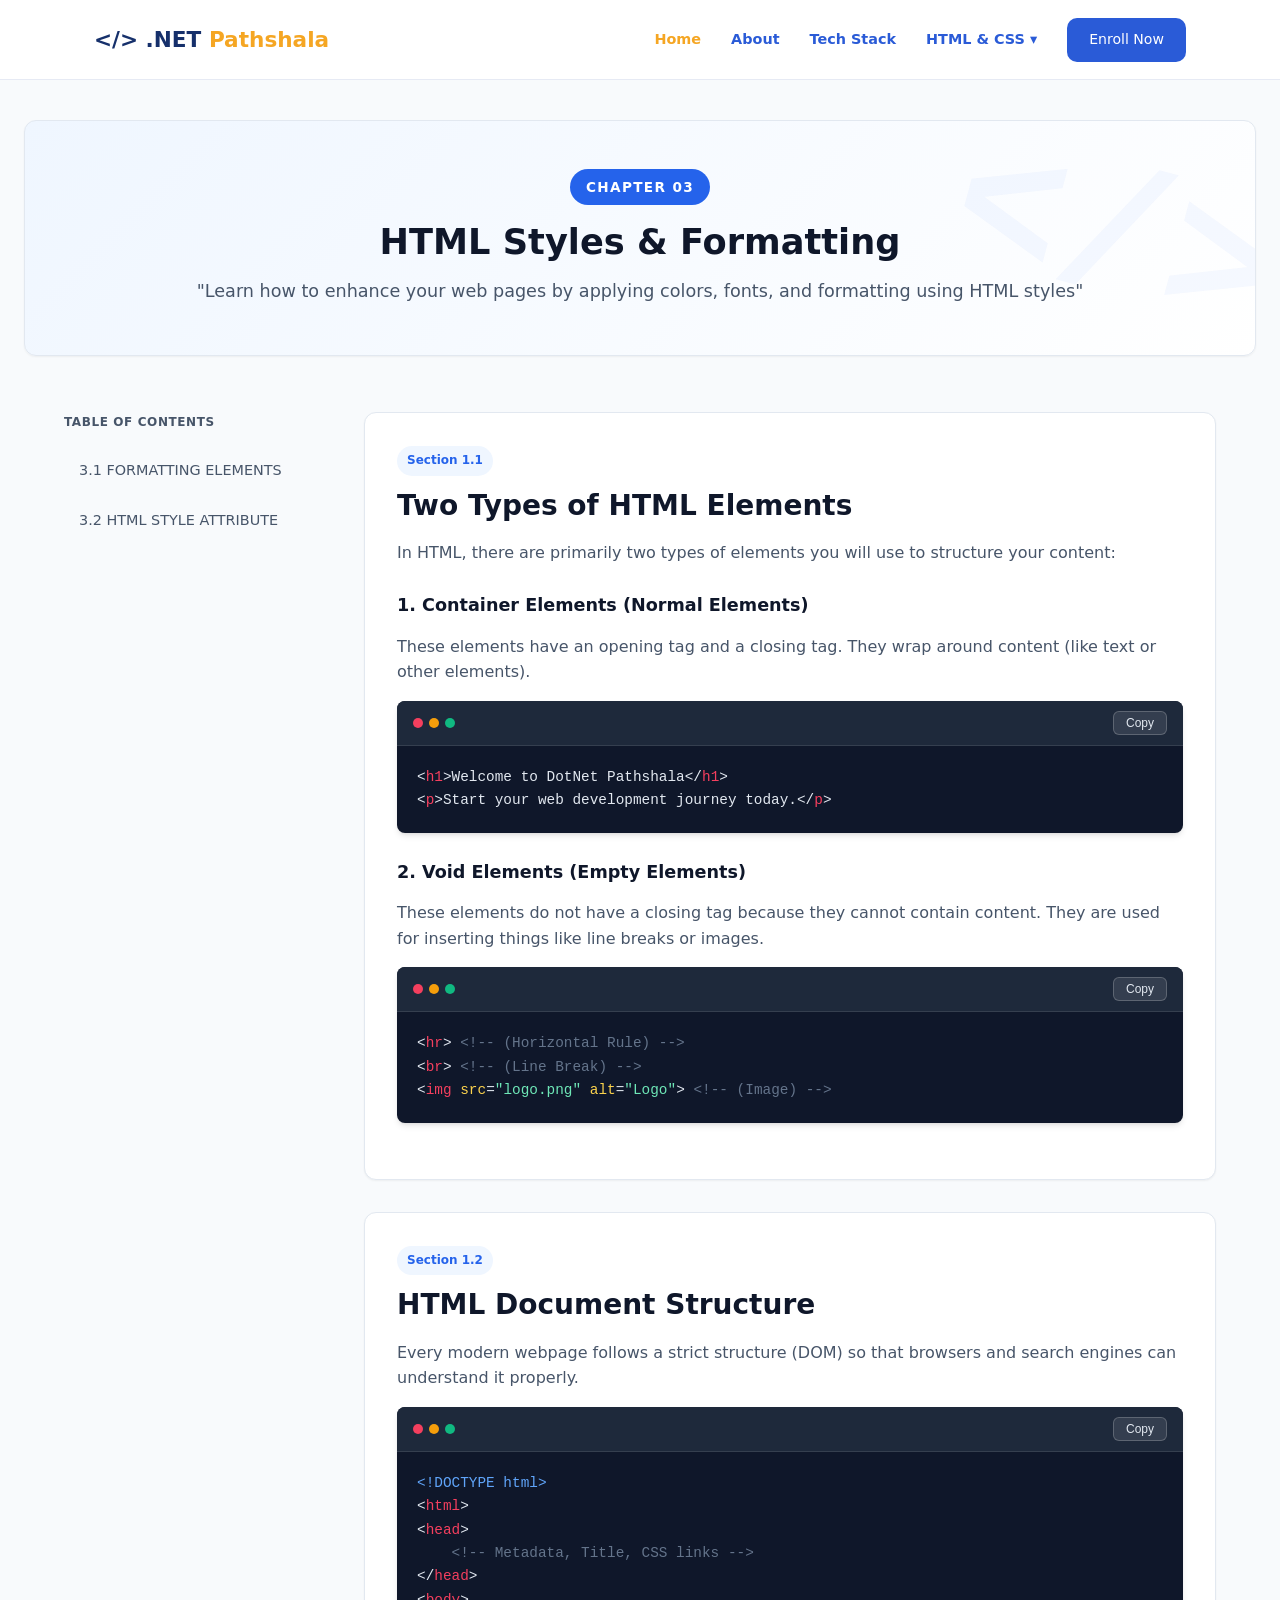
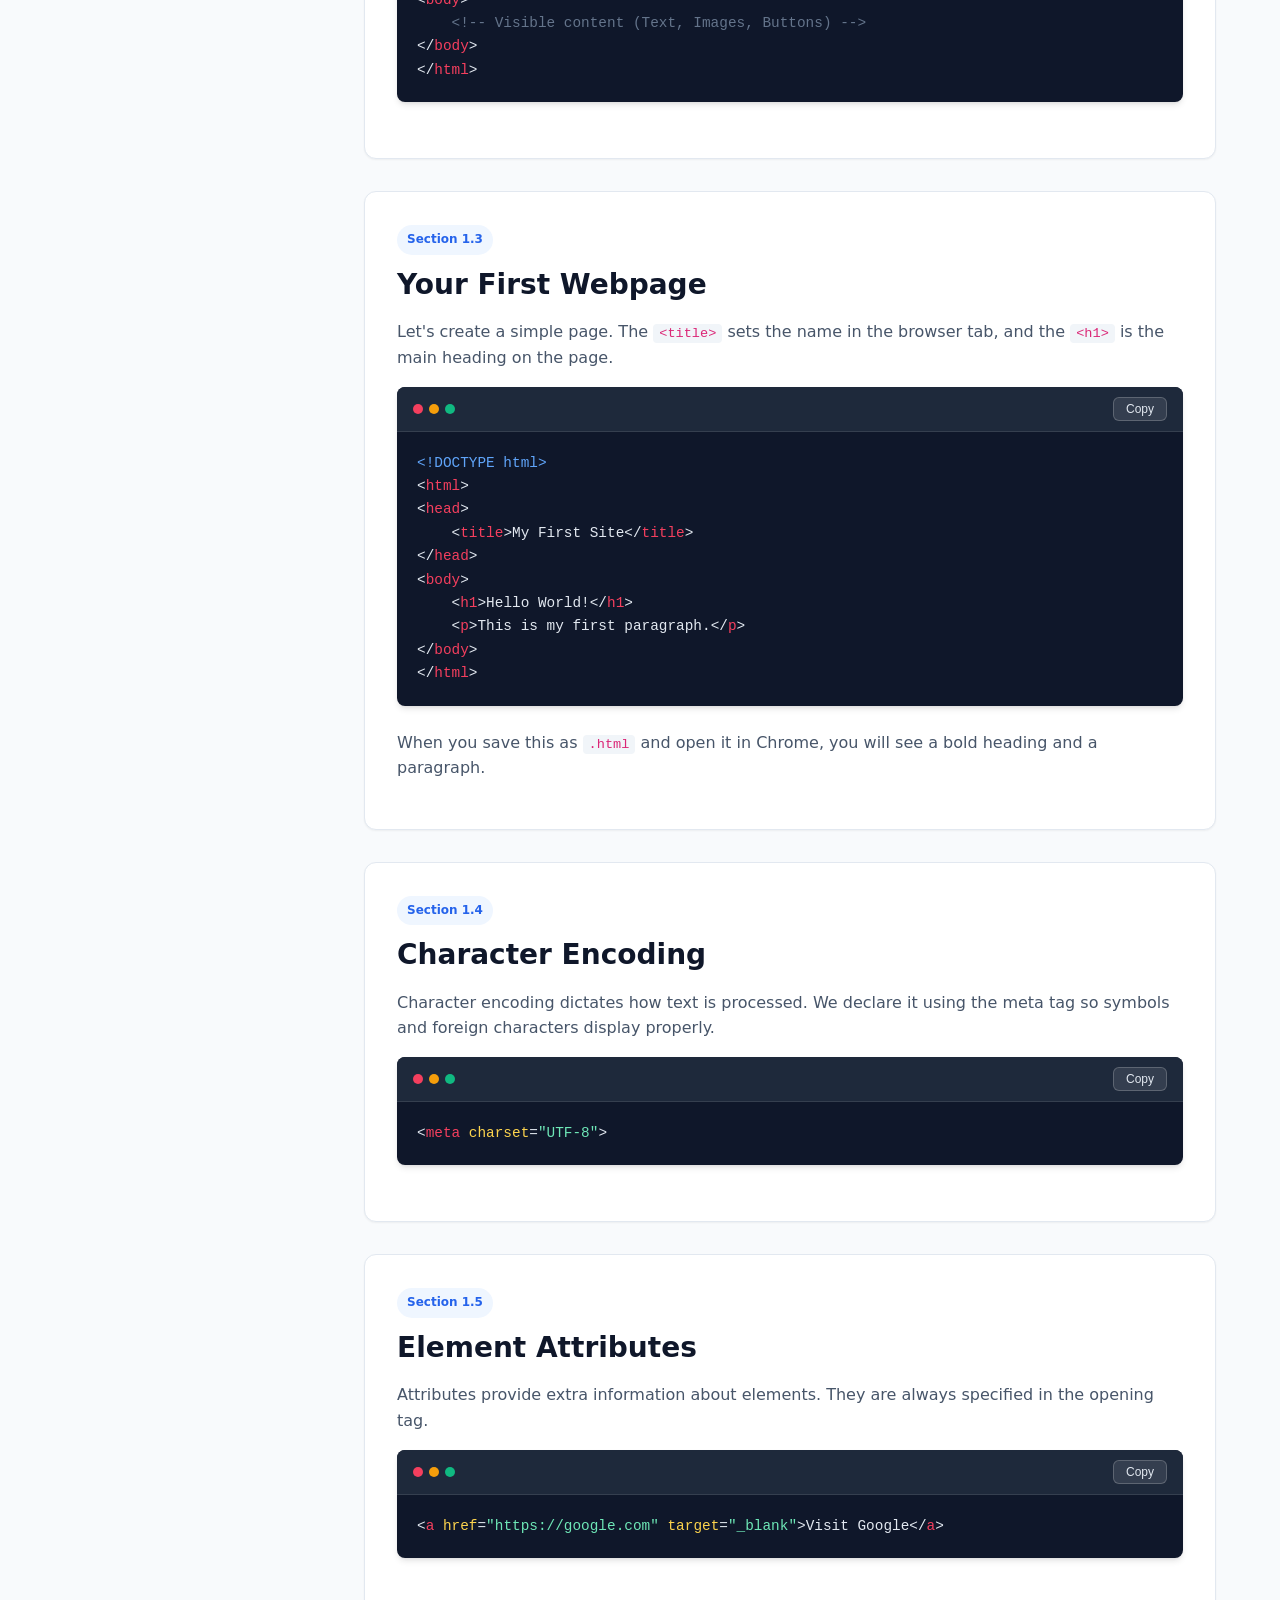
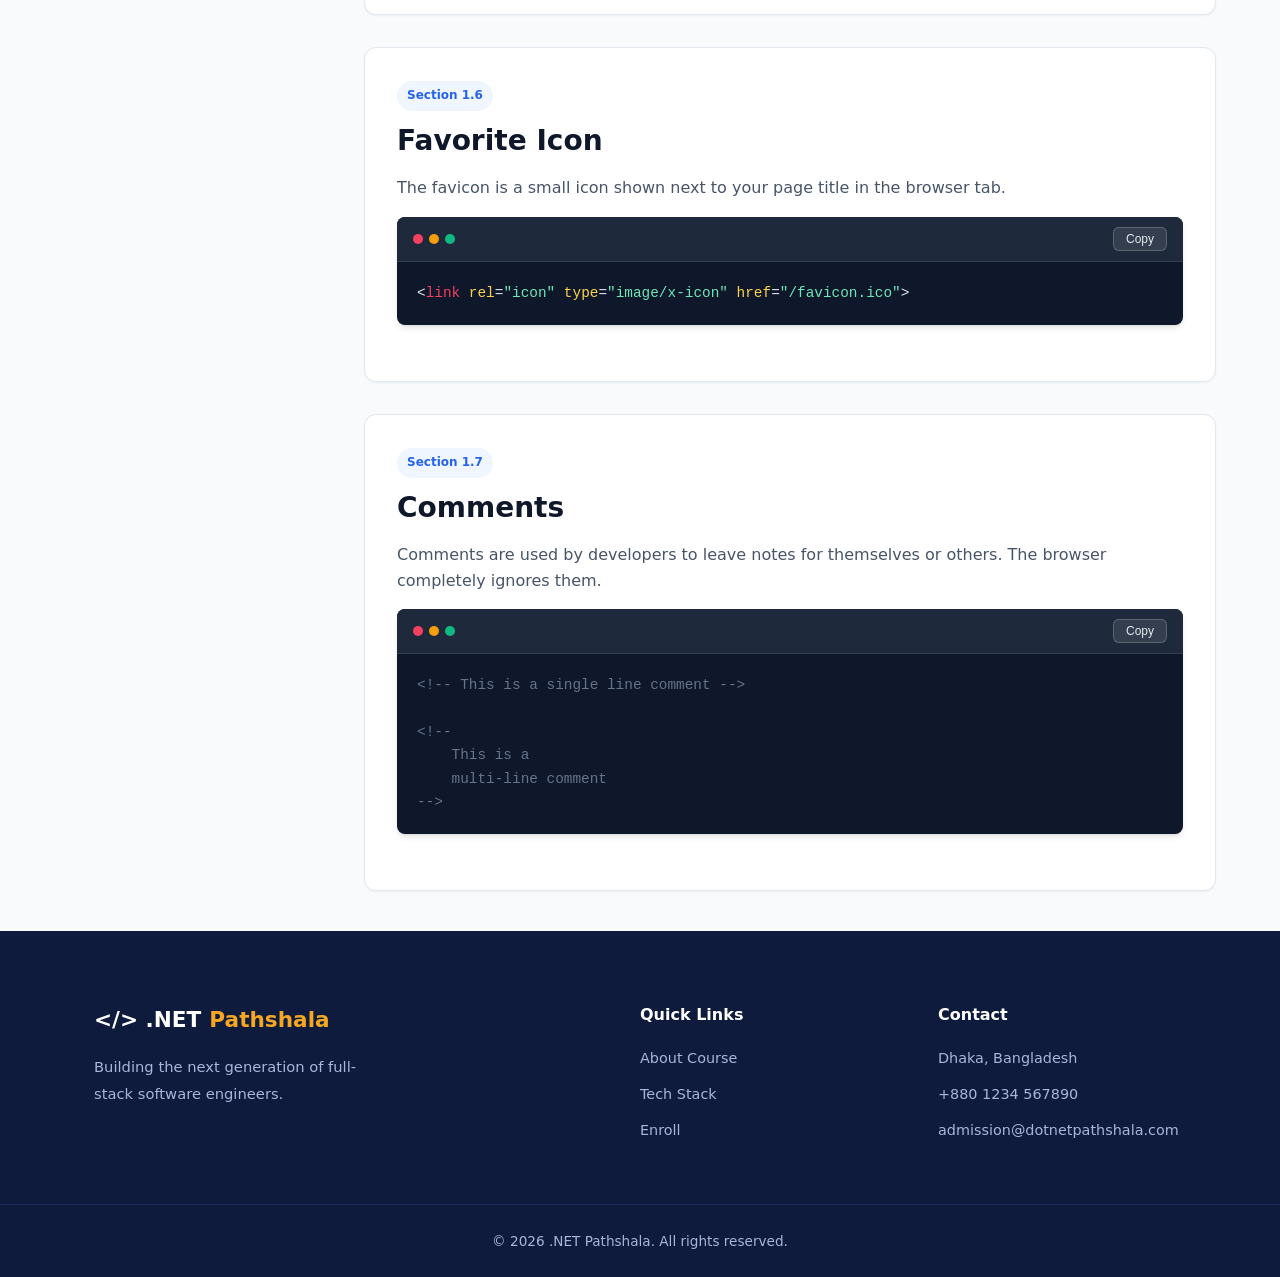
<file: chapter_03.html>
<!doctype html>
<html lang="en">
  <head>
    <meta charset="UTF-8" />
    <meta name="viewport" content="width=device-width, initial-scale=1.0" />
    <title>Chapter 03: HTML Styles | .NET Pathshala</title>
    <link rel="stylesheet" href="style.css" />
  </head>
  <body>
    <header class="navbar" id="navbar">
      <div class="container nav-inner">
        <div class="logo">
          <a href="index.html">&lt;/&gt; .NET <span>Pathshala</span></a>
        </div>
        <nav>
          <ul class="menu" id="menu">
            <li><a href="index.html" class="active">Home</a></li>
            <li><a href="#about">About</a></li>
            <li><a href="#programs">Tech Stack</a></li>

            <li class="dropdown">
              <a href="#chapters" style="cursor: pointer">HTML & CSS ▾</a>
              <div class="dropdown-content">
                <a href="chapter_01.html">01. Getting to Know HTML</a>
                <a href="chapter_02.html">02. Basic HTML Elements</a>
                <a href="chapter_03.html">03. HTML Styles & Formatting</a>
                <a href="chapter_04.html">04. Semantic HTML</a>
                <a href="chapter_05.html">05. Web Forms</a>
                <a href="chapter_06.html">06. HTML Multimedia</a>
                <a href="chapter_07.html">07. HTML Graphics (SVG & Canvas)</a>
                <a href="chapter_08.html">08. Advanced HTML</a>
                <a href="chapter_09.html">09. HTML Events</a>
                <a href="chapter_10.html">10. HTML APIs</a>
                <a href="chapter_11.html">11. Getting to Know CSS</a>
                <a href="chapter_12.html">12. CSS Selectors</a>
                <a href="chapter_13.html">13. CSS Cascading</a>
                <a href="chapter_14.html">14. CSS Box Model</a>
                <a href="chapter_15.html">15. CSS Colors</a>
                <a href="chapter_16.html">16. CSS Text & Fonts</a>
                <a href="chapter_17.html">17. CSS Backgrounds</a>
                <a href="chapter_18.html">18. CSS Display & Effects</a>
                <a href="chapter_19.html">19. CSS Layout (Flexbox & Grid)</a>
                <a href="chapter_20.html">20. CSS Transitions & Animations</a>
                <a href="chapter_21.html">21. Advanced CSS</a>
                <a href="chapter_22.html">22. Responsive CSS</a>
              </div>
            </li>

            <li>
              <a href="#admission" class="btn small">Enroll Now</a>
            </li>
          </ul>
        </nav>
        <button class="hamburger" id="hamburger" aria-label="Toggle menu">
          <span></span><span></span><span></span>
        </button>
      </div>
    </header>

    <div class="header-container">
      <header class="page-header">
        <span class="chapter-badge">Chapter 03</span>
        <h1>HTML Styles & Formatting</h1>
        <h2>
          "Learn how to enhance your web pages by applying colors, fonts, and
          formatting using HTML styles"
        </h2>
      </header>
    </div>

    <div class="layout-container">
      <nav class="sidebar">
        <h3>Table of Contents</h3>
        <ol>
          <li><a href="#headings">3.1 FORMATTING ELEMENTS</a></li>
          <li><a href="#paragraphs">3.2 HTML STYLE ATTRIBUTE</a></li>
        </ol>
      </nav>

      <!-- MAIN CONTENT -->
      <main class="main-content">
        <section id="intro" class="card">
          <span class="card-badge">Section 1.1</span>
          <h1>Two Types of HTML Elements</h1>
          <p>
            In HTML, there are primarily two types of elements you will use to
            structure your content:
          </p>

          <h3>1. Container Elements (Normal Elements)</h3>
          <p>
            These elements have an opening tag and a closing tag. They wrap
            around content (like text or other elements).
          </p>

          <div class="code-window">
            <div class="code-header">
              <div class="mac-dots">
                <div class="dot dot-red"></div>
                <div class="dot dot-yellow"></div>
                <div class="dot dot-green"></div>
              </div>
              <button class="copy-btn">Copy</button>
            </div>
            <pre><code>&lt;<span class="tag">h1</span>&gt;Welcome to DotNet Pathshala&lt;/<span class="tag">h1</span>&gt;
&lt;<span class="tag">p</span>&gt;Start your web development journey today.&lt;/<span class="tag">p</span>&gt;</code></pre>
          </div>

          <h3>2. Void Elements (Empty Elements)</h3>
          <p>
            These elements do not have a closing tag because they cannot contain
            content. They are used for inserting things like line breaks or
            images.
          </p>

          <div class="code-window">
            <div class="code-header">
              <div class="mac-dots">
                <div class="dot dot-red"></div>
                <div class="dot dot-yellow"></div>
                <div class="dot dot-green"></div>
              </div>
              <button class="copy-btn">Copy</button>
            </div>
            <pre><code>&lt;<span class="tag">hr</span>&gt; <span class="comment">&lt;!-- (Horizontal Rule) --&gt;</span>
&lt;<span class="tag">br</span>&gt; <span class="comment">&lt;!-- (Line Break) --&gt;</span>
&lt;<span class="tag">img</span> <span class="attr">src</span>=<span class="val">"logo.png"</span> <span class="attr">alt</span>=<span class="val">"Logo"</span>&gt; <span class="comment">&lt;!-- (Image) --&gt;</span></code></pre>
          </div>
        </section>

        <section id="structure" class="card">
          <span class="card-badge">Section 1.2</span>
          <h1>HTML Document Structure</h1>
          <p>
            Every modern webpage follows a strict structure (DOM) so that
            browsers and search engines can understand it properly.
          </p>

          <div class="code-window">
            <div class="code-header">
              <div class="mac-dots">
                <div class="dot dot-red"></div>
                <div class="dot dot-yellow"></div>
                <div class="dot dot-green"></div>
              </div>
              <button class="copy-btn">Copy</button>
            </div>
            <pre><code><span class="doctype">&lt;!DOCTYPE html&gt;</span>
&lt;<span class="tag">html</span>&gt;
&lt;<span class="tag">head</span>&gt;
    <span class="comment">&lt;!-- Metadata, Title, CSS links --&gt;</span>
&lt;/<span class="tag">head</span>&gt;
&lt;<span class="tag">body</span>&gt;
    <span class="comment">&lt;!-- Visible content (Text, Images, Buttons) --&gt;</span>
&lt;/<span class="tag">body</span>&gt;
&lt;/<span class="tag">html</span>&gt;</code></pre>
          </div>
        </section>

        <section id="first-page" class="card">
          <span class="card-badge">Section 1.3</span>
          <h1>Your First Webpage</h1>
          <p>
            Let's create a simple page. The
            <code class="inline-code">&lt;title&gt;</code> sets the name in the
            browser tab, and the <code class="inline-code">&lt;h1&gt;</code> is
            the main heading on the page.
          </p>

          <div class="code-window">
            <div class="code-header">
              <div class="mac-dots">
                <div class="dot dot-red"></div>
                <div class="dot dot-yellow"></div>
                <div class="dot dot-green"></div>
              </div>
              <button class="copy-btn">Copy</button>
            </div>
            <pre><code><span class="doctype">&lt;!DOCTYPE html&gt;</span>
&lt;<span class="tag">html</span>&gt;
&lt;<span class="tag">head</span>&gt;
    &lt;<span class="tag">title</span>&gt;My First Site&lt;/<span class="tag">title</span>&gt;
&lt;/<span class="tag">head</span>&gt;
&lt;<span class="tag">body</span>&gt;
    &lt;<span class="tag">h1</span>&gt;Hello World!&lt;/<span class="tag">h1</span>&gt;
    &lt;<span class="tag">p</span>&gt;This is my first paragraph.&lt;/<span class="tag">p</span>&gt;
&lt;/<span class="tag">body</span>&gt;
&lt;/<span class="tag">html</span>&gt;</code></pre>
          </div>
          <p style="margin-top: 16px">
            When you save this as <code class="inline-code">.html</code> and
            open it in Chrome, you will see a bold heading and a paragraph.
          </p>
        </section>

        <section id="encoding" class="card">
          <span class="card-badge">Section 1.4</span>
          <h1>Character Encoding</h1>
          <p>
            Character encoding dictates how text is processed. We declare it
            using the meta tag so symbols and foreign characters display
            properly.
          </p>

          <div class="code-window">
            <div class="code-header">
              <div class="mac-dots">
                <div class="dot dot-red"></div>
                <div class="dot dot-yellow"></div>
                <div class="dot dot-green"></div>
              </div>
              <button class="copy-btn">Copy</button>
            </div>
            <pre><code>&lt;<span class="tag">meta</span> <span class="attr">charset</span>=<span class="val">"UTF-8"</span>&gt;</code></pre>
          </div>
        </section>

        <section id="attributes" class="card">
          <span class="card-badge">Section 1.5</span>
          <h1>Element Attributes</h1>
          <p>
            Attributes provide extra information about elements. They are always
            specified in the opening tag.
          </p>

          <div class="code-window">
            <div class="code-header">
              <div class="mac-dots">
                <div class="dot dot-red"></div>
                <div class="dot dot-yellow"></div>
                <div class="dot dot-green"></div>
              </div>
              <button class="copy-btn">Copy</button>
            </div>
            <pre><code>&lt;<span class="tag">a</span> <span class="attr">href</span>=<span class="val">"https://google.com"</span> <span class="attr">target</span>=<span class="val">"_blank"</span>&gt;Visit Google&lt;/<span class="tag">a</span>&gt;</code></pre>
          </div>
        </section>

        <section id="favicon" class="card">
          <span class="card-badge">Section 1.6</span>
          <h1>Favorite Icon</h1>
          <p>
            The favicon is a small icon shown next to your page title in the
            browser tab.
          </p>

          <div class="code-window">
            <div class="code-header">
              <div class="mac-dots">
                <div class="dot dot-red"></div>
                <div class="dot dot-yellow"></div>
                <div class="dot dot-green"></div>
              </div>
              <button class="copy-btn">Copy</button>
            </div>
            <pre><code>&lt;<span class="tag">link</span> <span class="attr">rel</span>=<span class="val">"icon"</span> <span class="attr">type</span>=<span class="val">"image/x-icon"</span> <span class="attr">href</span>=<span class="val">"/favicon.ico"</span>&gt;</code></pre>
          </div>
        </section>

        <section id="comments" class="card">
          <span class="card-badge">Section 1.7</span>
          <h1>Comments</h1>
          <p>
            Comments are used by developers to leave notes for themselves or
            others. The browser completely ignores them.
          </p>

          <div class="code-window">
            <div class="code-header">
              <div class="mac-dots">
                <div class="dot dot-red"></div>
                <div class="dot dot-yellow"></div>
                <div class="dot dot-green"></div>
              </div>
              <button class="copy-btn">Copy</button>
            </div>
            <pre><code><span class="comment">&lt;!-- This is a single line comment --&gt;</span>

<span class="comment">&lt;!-- 
    This is a 
    multi-line comment 
--&gt;</span></code></pre>
          </div>
        </section>
      </main>
    </div>

    <footer>
      <div class="container foot-grid">
        <div>
          <a href="index.html" class="logo light"
            >&lt;/&gt; .NET <span>Pathshala</span></a
          >
          <p>Building the next generation of full-stack software engineers.</p>
        </div>
        <div>
          <h4>Quick Links</h4>
          <ul>
            <li><a href="#about">About Course</a></li>
            <li><a href="#programs">Tech Stack</a></li>
            <li><a href="#admission">Enroll</a></li>
          </ul>
        </div>
        <div>
          <h4>Contact</h4>
          <ul>
            <li>Dhaka, Bangladesh</li>
            <li>+880 1234 567890</li>
            <li>admission@dotnetpathshala.com</li>
          </ul>
        </div>
      </div>
      <div class="copy">
        &copy; <span id="year">2026</span> .NET Pathshala. All rights reserved.
      </div>
    </footer>

    <script src="script.js"></script>
  </body>
</html>
</file>
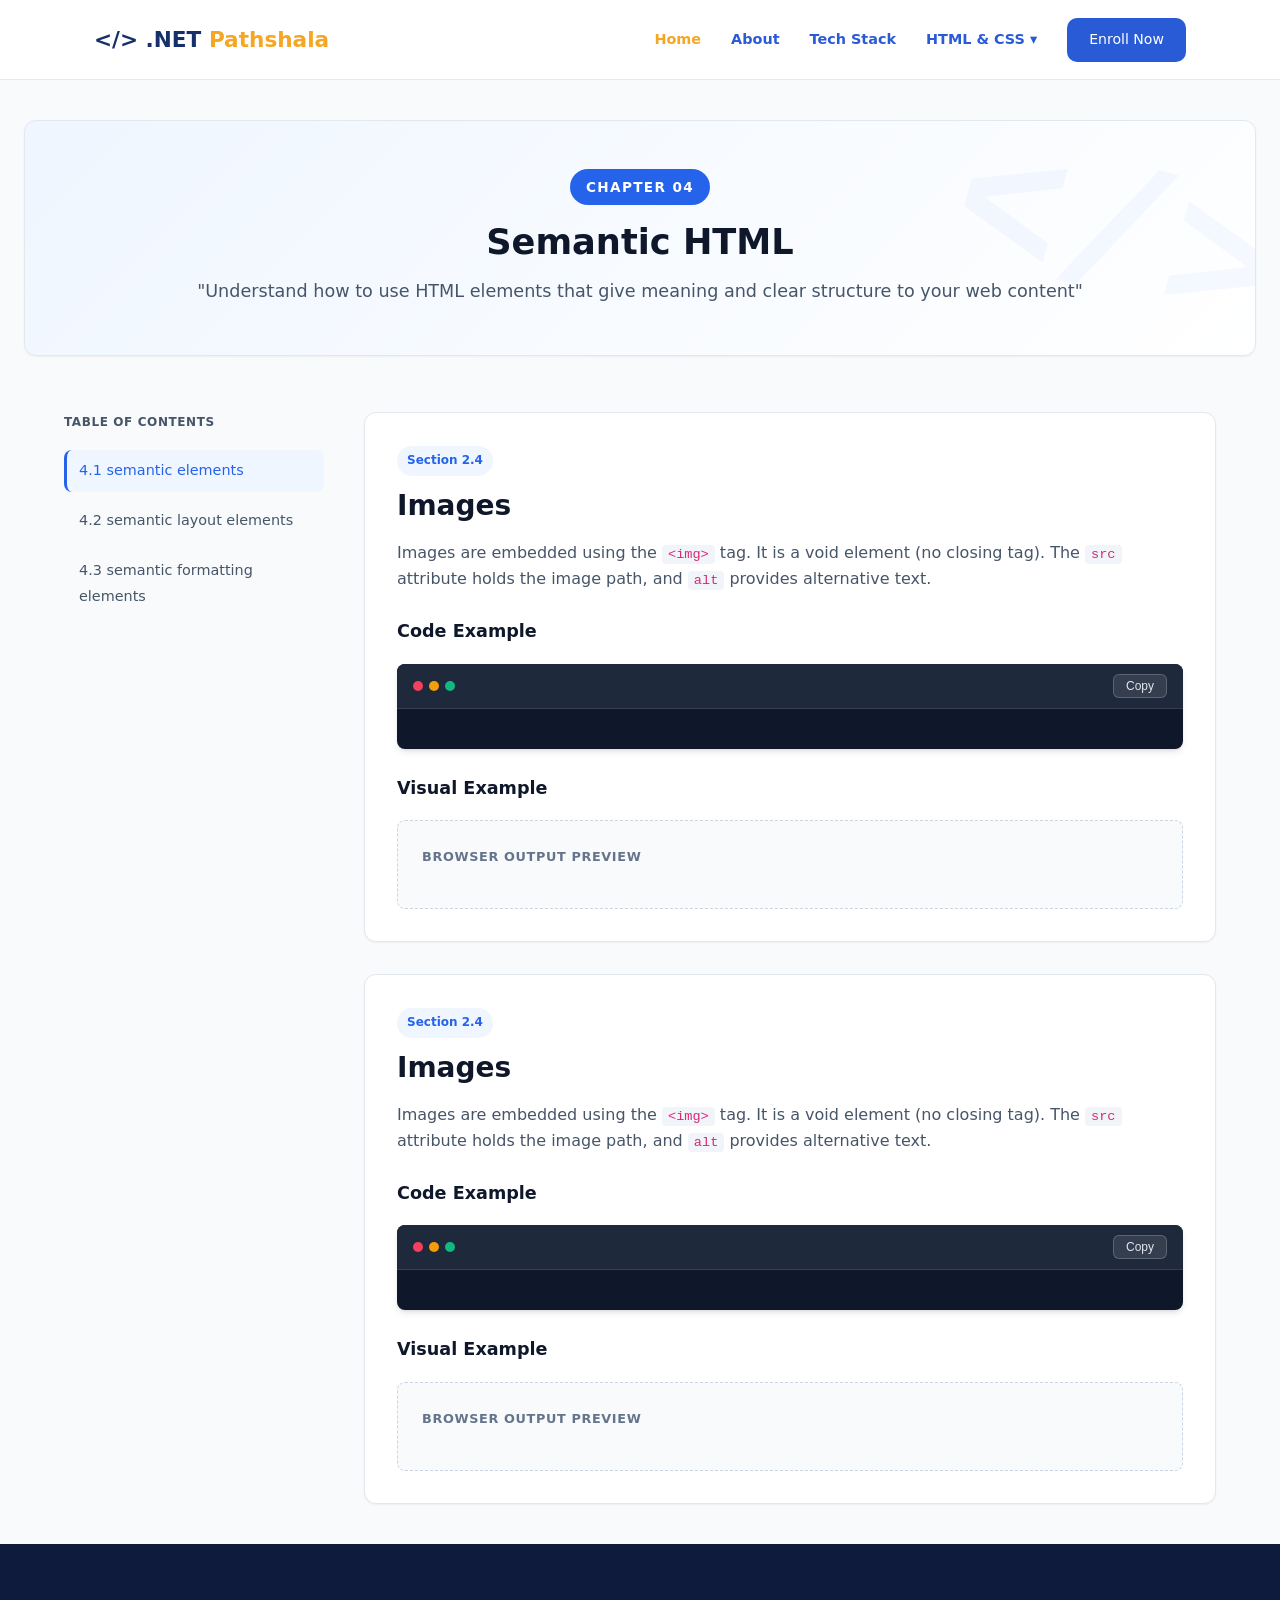
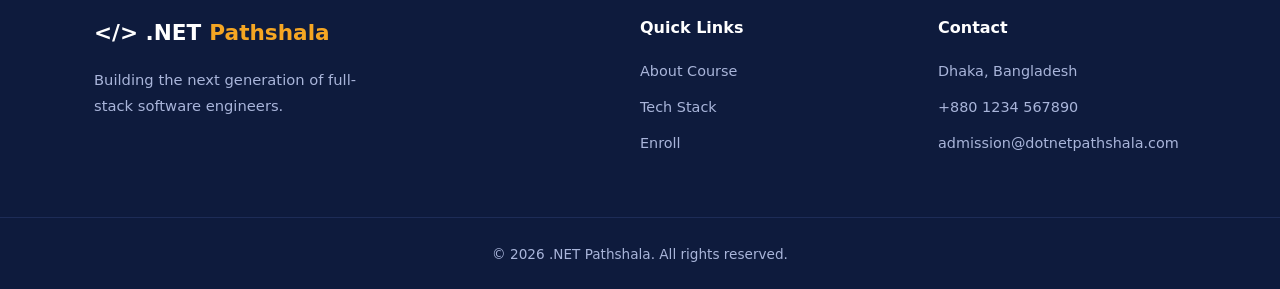
<file: chapter_04.html>
<!doctype html>
<html lang="en">
  <head>
    <meta charset="UTF-8" />
    <meta name="viewport" content="width=device-width, initial-scale=1.0" />
    <title>Chapter 04: Semantic HTML | .NET Pathshala</title>
    <link rel="stylesheet" href="style.css" />
  </head>
  <body>
    <header class="navbar" id="navbar">
      <div class="container nav-inner">
        <div class="logo">
          <a href="index.html">&lt;/&gt; .NET <span>Pathshala</span></a>
        </div>
        <nav>
          <ul class="menu" id="menu">
            <li><a href="index.html" class="active">Home</a></li>
            <li><a href="#about">About</a></li>
            <li><a href="#programs">Tech Stack</a></li>

            <li class="dropdown">
              <a href="#chapters" style="cursor: pointer">HTML & CSS ▾</a>
              <div class="dropdown-content">
                <a href="chapter_01.html">01. Getting to Know HTML</a>
                <a href="chapter_02.html">02. Basic HTML Elements</a>
                <a href="chapter_03.html">03. HTML Styles & Formatting</a>
                <a href="chapter_04.html">04. Semantic HTML</a>
                <a href="chapter_05.html">05. Web Forms</a>
                <a href="chapter_06.html">06. HTML Multimedia</a>
                <a href="chapter_07.html">07. HTML Graphics (SVG & Canvas)</a>
                <a href="chapter_08.html">08. Advanced HTML</a>
                <a href="chapter_09.html">09. HTML Events</a>
                <a href="chapter_10.html">10. HTML APIs</a>
                <a href="chapter_11.html">11. Getting to Know CSS</a>
                <a href="chapter_12.html">12. CSS Selectors</a>
                <a href="chapter_13.html">13. CSS Cascading</a>
                <a href="chapter_14.html">14. CSS Box Model</a>
                <a href="chapter_15.html">15. CSS Colors</a>
                <a href="chapter_16.html">16. CSS Text & Fonts</a>
                <a href="chapter_17.html">17. CSS Backgrounds</a>
                <a href="chapter_18.html">18. CSS Display & Effects</a>
                <a href="chapter_19.html">19. CSS Layout (Flexbox & Grid)</a>
                <a href="chapter_20.html">20. CSS Transitions & Animations</a>
                <a href="chapter_21.html">21. Advanced CSS</a>
                <a href="chapter_22.html">22. Responsive CSS</a>
              </div>
            </li>

            <li>
              <a href="#admission" class="btn small">Enroll Now</a>
            </li>
          </ul>
        </nav>
        <button class="hamburger" id="hamburger" aria-label="Toggle menu">
          <span></span><span></span><span></span>
        </button>
      </div>
    </header>
    <div class="header-container">
      <header class="page-header">
        <span class="chapter-badge">Chapter 04</span>
        <h1>Semantic HTML</h1>
        <h2>
          "Understand how to use HTML elements that give meaning and clear
          structure to your web content"
        </h2>
      </header>
    </div>

    <div class="layout-container">
      <nav class="sidebar">
        <h3>Table of Contents</h3>
        <ol>
          <li><a href="#elements">4.1 semantic elements</a></li>
          <li><a href="#layoutElements">4.2 semantic layout elements</a></li>
          <li>
            <a href="#formattingElements">4.3 semantic formatting elements</a>
          </li>
        </ol>
      </nav>
      <main class="main-content">
        <section id="elements" class="card">
          <span class="card-badge">Section 2.4</span>
          <h1>Images</h1>
          <p>
            Images are embedded using the
            <code class="inline-code">&lt;img&gt;</code> tag. It is a void
            element (no closing tag). The
            <code class="inline-code">src</code> attribute holds the image path,
            and <code class="inline-code">alt</code> provides alternative text.
          </p>

          <h3>Code Example</h3>
          <div class="code-window">
            <div class="code-header">
              <div class="mac-dots">
                <div class="dot dot-red"></div>
                <div class="dot dot-yellow"></div>
                <div class="dot dot-green"></div>
              </div>
              <button class="copy-btn">Copy</button>
            </div>
            <pre><code></code></pre>
          </div>

          <h3>Visual Example</h3>
          <div class="preview-window">
            <span class="preview-label">Browser Output Preview</span>
          </div>
        </section>
        <section id="layoutElements" class="card">
          <span class="card-badge">Section 2.4</span>
          <h1>Images</h1>
          <p>
            Images are embedded using the
            <code class="inline-code">&lt;img&gt;</code> tag. It is a void
            element (no closing tag). The
            <code class="inline-code">src</code> attribute holds the image path,
            and <code class="inline-code">alt</code> provides alternative text.
          </p>

          <h3>Code Example</h3>
          <div class="code-window">
            <div class="code-header">
              <div class="mac-dots">
                <div class="dot dot-red"></div>
                <div class="dot dot-yellow"></div>
                <div class="dot dot-green"></div>
              </div>
              <button class="copy-btn">Copy</button>
            </div>
            <pre><code></code></pre>
          </div>

          <h3>Visual Example</h3>
          <div class="preview-window">
            <span class="preview-label">Browser Output Preview</span>
          </div>
        </section>
      </main>
    </div>

    <footer>
      <div class="container foot-grid">
        <div>
          <a href="index.html" class="logo light"
            >&lt;/&gt; .NET <span>Pathshala</span></a
          >
          <p>Building the next generation of full-stack software engineers.</p>
        </div>
        <div>
          <h4>Quick Links</h4>
          <ul>
            <li><a href="#about">About Course</a></li>
            <li><a href="#programs">Tech Stack</a></li>
            <li><a href="#admission">Enroll</a></li>
          </ul>
        </div>
        <div>
          <h4>Contact</h4>
          <ul>
            <li>Dhaka, Bangladesh</li>
            <li>+880 1234 567890</li>
            <li>admission@dotnetpathshala.com</li>
          </ul>
        </div>
      </div>
      <div class="copy">
        &copy; <span id="year">2026</span> .NET Pathshala. All rights reserved.
      </div>
    </footer>
    <script src="script.js"></script>
  </body>
</html>
</file>
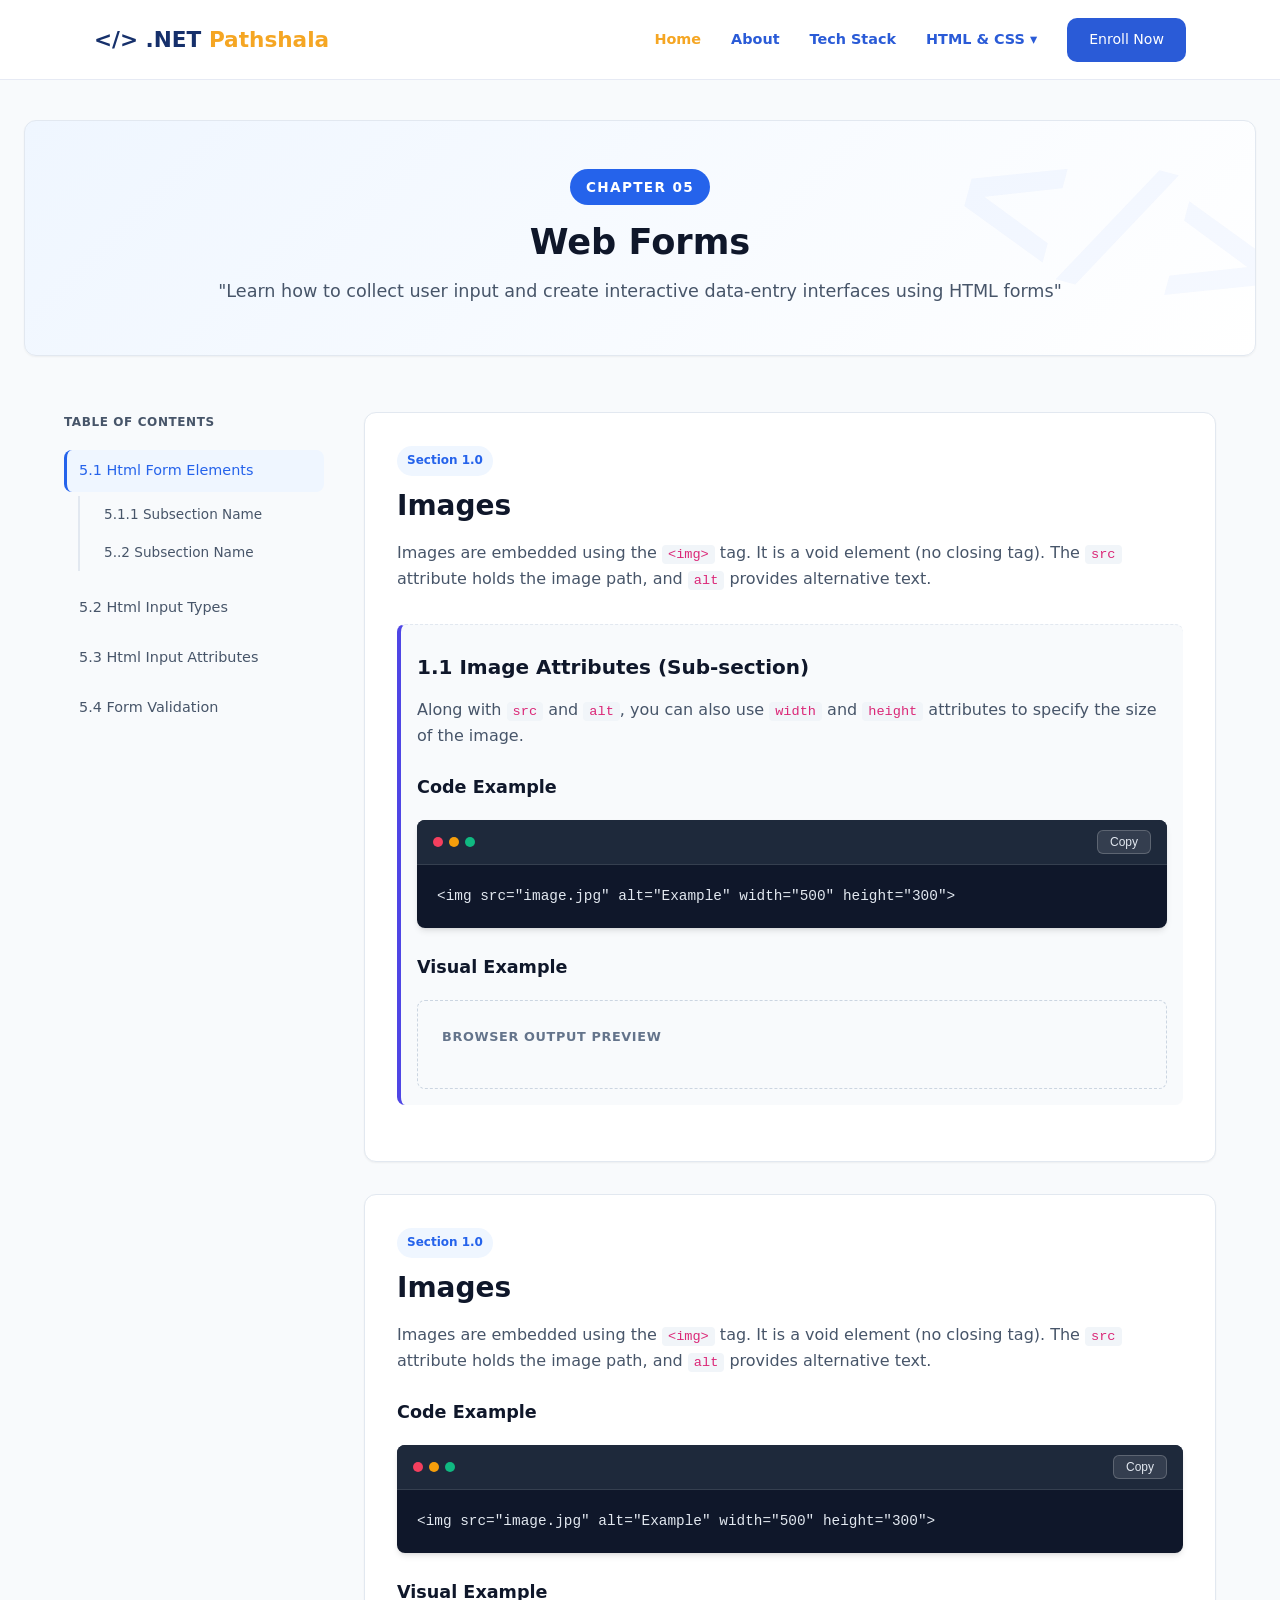
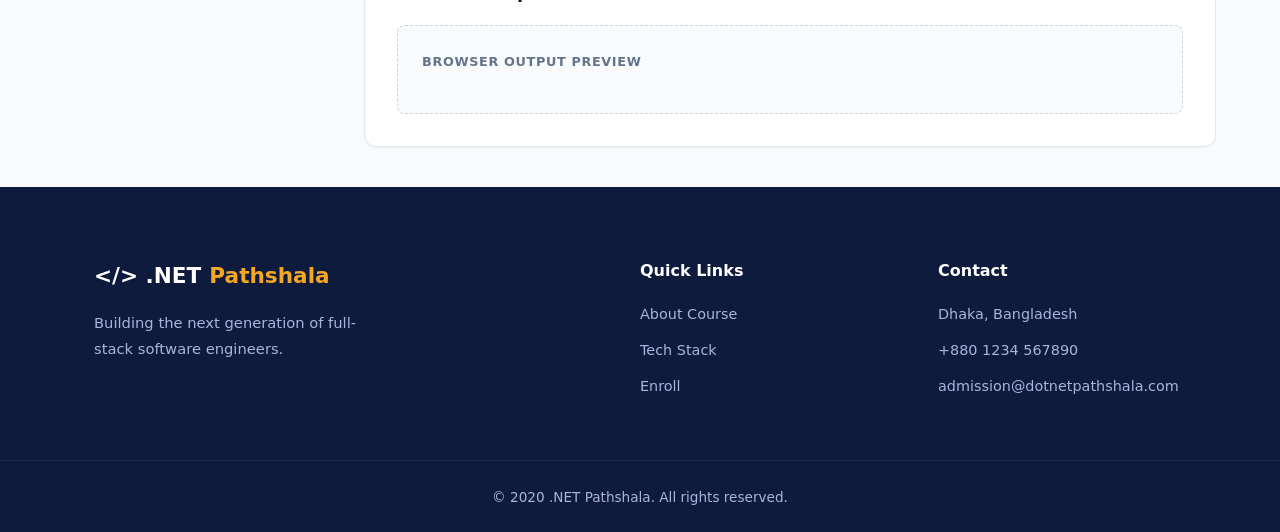
<file: chapter_05.html>
<!doctype html>
<html lang="en">
  <head>
    <meta charset="UTF-8" />
    <meta name="viewport" content="width=device-width, initial-scale=1.0" />
    <title>Chapter 05: Web Forms | .NET Pathshala</title>
    <link rel="stylesheet" href="style.css" />
  </head>
  <body>
    <header class="navbar" id="navbar">
      <div class="container nav-inner">
        <div class="logo">
          <a href="index.html">&lt;/&gt; .NET <span>Pathshala</span></a>
        </div>
        <nav>
          <ul class="menu" id="menu">
            <li><a href="index.html" class="active">Home</a></li>
            <li><a href="#about">About</a></li>
            <li><a href="#programs">Tech Stack</a></li>

            <li class="dropdown">
              <a href="#chapters" style="cursor: pointer">HTML & CSS ▾</a>
              <div class="dropdown-content">
                <a href="chapter_01.html">01. Getting to Know HTML</a>
                <a href="chapter_02.html">02. Basic HTML Elements</a>
                <a href="chapter_03.html">03. HTML Styles & Formatting</a>
                <a href="chapter_04.html">04. Semantic HTML</a>
                <a href="chapter_05.html">05. Web Forms</a>
                <a href="chapter_06.html">06. HTML Multimedia</a>
                <a href="chapter_07.html">07. HTML Graphics (SVG & Canvas)</a>
                <a href="chapter_08.html">08. Advanced HTML</a>
                <a href="chapter_09.html">09. HTML Events</a>
                <a href="chapter_10.html">10. HTML APIs</a>
                <a href="chapter_11.html">11. Getting to Know CSS</a>
                <a href="chapter_12.html">12. CSS Selectors</a>
                <a href="chapter_13.html">13. CSS Cascading</a>
                <a href="chapter_14.html">14. CSS Box Model</a>
                <a href="chapter_15.html">15. CSS Colors</a>
                <a href="chapter_16.html">16. CSS Text & Fonts</a>
                <a href="chapter_17.html">17. CSS Backgrounds</a>
                <a href="chapter_18.html">18. CSS Display & Effects</a>
                <a href="chapter_19.html">19. CSS Layout (Flexbox & Grid)</a>
                <a href="chapter_20.html">20. CSS Transitions & Animations</a>
                <a href="chapter_21.html">21. Advanced CSS</a>
                <a href="chapter_22.html">22. Responsive CSS</a>
              </div>
            </li>

            <li>
              <a href="#admission" class="btn small">Enroll Now</a>
            </li>
          </ul>
        </nav>
        <button class="hamburger" id="hamburger" aria-label="Toggle menu">
          <span></span><span></span><span></span>
        </button>
      </div>
    </header>
    <div class="header-container">
      <header class="page-header">
        <span class="chapter-badge">Chapter 05</span>
        <h1>Web Forms</h1>
        <h2>
          "Learn how to collect user input and create interactive data-entry
          interfaces using HTML forms"
        </h2>
      </header>
    </div>

    <div class="layout-container">
      <nav class="sidebar">
        <h3>Table of Contents</h3>
        <ol>
          <li>
            <a href="#section-1">5.1 Html Form Elements</a>
            <ul>
              <li><a href="#subsection-1-1">5.1.1 Subsection Name</a></li>
              <li><a href="#subsection-1-2">5..2 Subsection Name</a></li>
            </ul>
          </li>
          <li>
            <a href="#section-2">5.2 Html Input Types</a>
          </li>
          <li>
            <a href="#section-2">5.3 Html Input Attributes</a>
          </li>
          <li>
            <a href="#section-2">5.4 Form Validation</a>
          </li>
        </ol>
      </nav>

      <main class="main-content">
        <section id="section-1" class="card">
          <span class="card-badge">Section 1.0</span>
          <h1>Images</h1>
          <p>
            Images are embedded using the
            <code class="inline-code">&lt;img&gt;</code> tag. It is a void
            element (no closing tag). The
            <code class="inline-code">src</code> attribute holds the image path,
            and <code class="inline-code">alt</code> provides alternative text.
          </p>

          <!-- Sub-section Start -->
          <div id="subsection-1-1" class="sub-section">
            <h4>1.1 Image Attributes (Sub-section)</h4>
            <p>
              Along with <code class="inline-code">src</code> and
              <code class="inline-code">alt</code>, you can also use
              <code class="inline-code">width</code> and
              <code class="inline-code">height</code> attributes to specify the
              size of the image.
            </p>

            <h3>Code Example</h3>
            <div class="code-window">
              <div class="code-header">
                <div class="mac-dots">
                  <div class="dot dot-red"></div>
                  <div class="dot dot-yellow"></div>
                  <div class="dot dot-green"></div>
                </div>
                <button class="copy-btn">Copy</button>
              </div>
              <pre><code>&lt;img src="image.jpg" alt="Example" width="500" height="300"&gt;</code></pre>
            </div>
            <h3>Visual Example</h3>
            <div class="preview-window">
              <span class="preview-label">Browser Output Preview</span>
            </div>
          </div>
          <!-- Sub-section End -->
        </section>

        <section id="section-2" class="card">
          <span class="card-badge">Section 1.0</span>
          <h1>Images</h1>
          <p>
            Images are embedded using the
            <code class="inline-code">&lt;img&gt;</code> tag. It is a void
            element (no closing tag). The
            <code class="inline-code">src</code> attribute holds the image path,
            and <code class="inline-code">alt</code> provides alternative text.
          </p>

          <h3>Code Example</h3>
          <div class="code-window">
            <div class="code-header">
              <div class="mac-dots">
                <div class="dot dot-red"></div>
                <div class="dot dot-yellow"></div>
                <div class="dot dot-green"></div>
              </div>
              <button class="copy-btn">Copy</button>
            </div>
            <pre><code>&lt;img src="image.jpg" alt="Example" width="500" height="300"&gt;</code></pre>
          </div>
          <h3>Visual Example</h3>
          <div class="preview-window">
            <span class="preview-label">Browser Output Preview</span>
          </div>
        </section>
      </main>
    </div>

    <footer>
      <div class="container foot-grid">
        <div>
          <a href="index.html" class="logo light"
            >&lt;/&gt; .NET <span>Pathshala</span></a
          >
          <p>Building the next generation of full-stack software engineers.</p>
        </div>
        <div>
          <h4>Quick Links</h4>
          <ul>
            <li><a href="#about">About Course</a></li>
            <li><a href="#programs">Tech Stack</a></li>
            <li><a href="#admission">Enroll</a></li>
          </ul>
        </div>
        <div>
          <h4>Contact</h4>
          <ul>
            <li>Dhaka, Bangladesh</li>
            <li>+880 1234 567890</li>
            <li>admission@dotnetpathshala.com</li>
          </ul>
        </div>
      </div>
      <div class="copy">
        &copy; <span id="year">2020</span> .NET Pathshala. All rights reserved.
      </div>
    </footer>
    <script src="script.js"></script>
  </body>
</html>
</file>
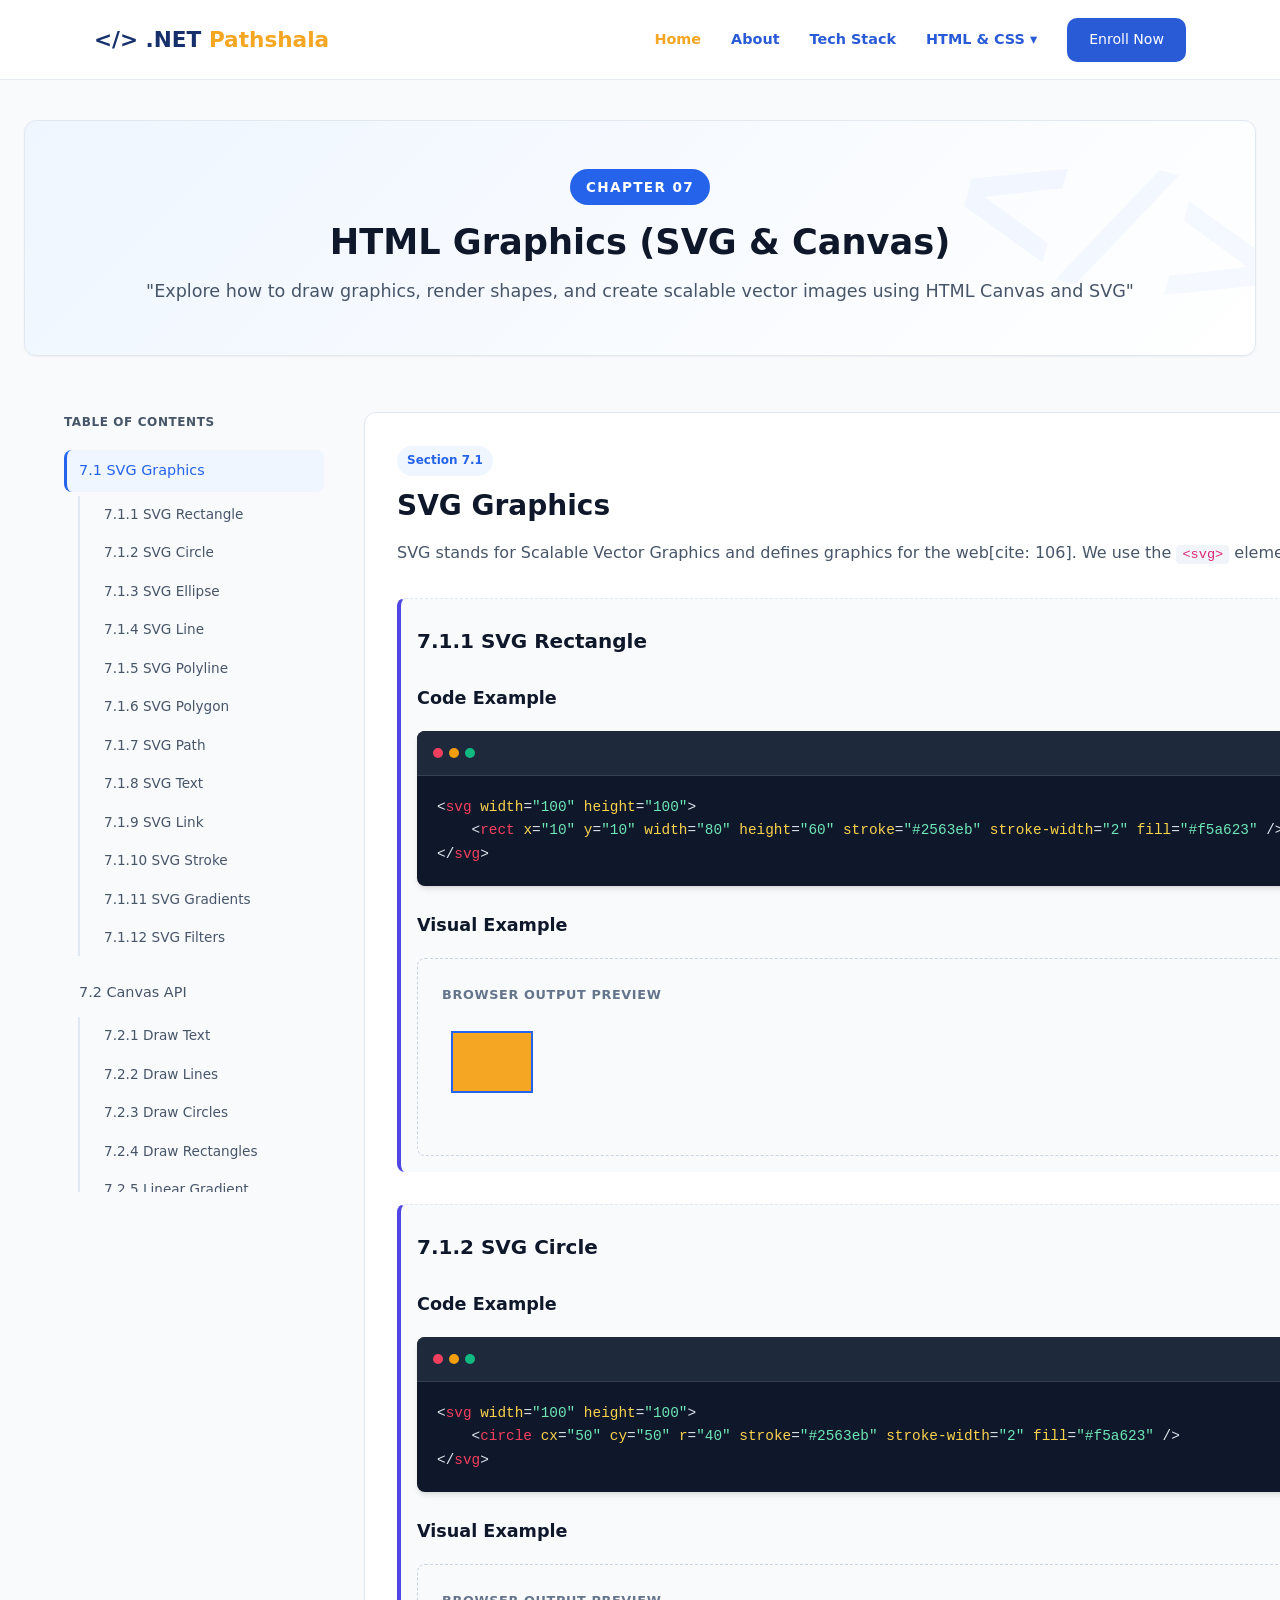
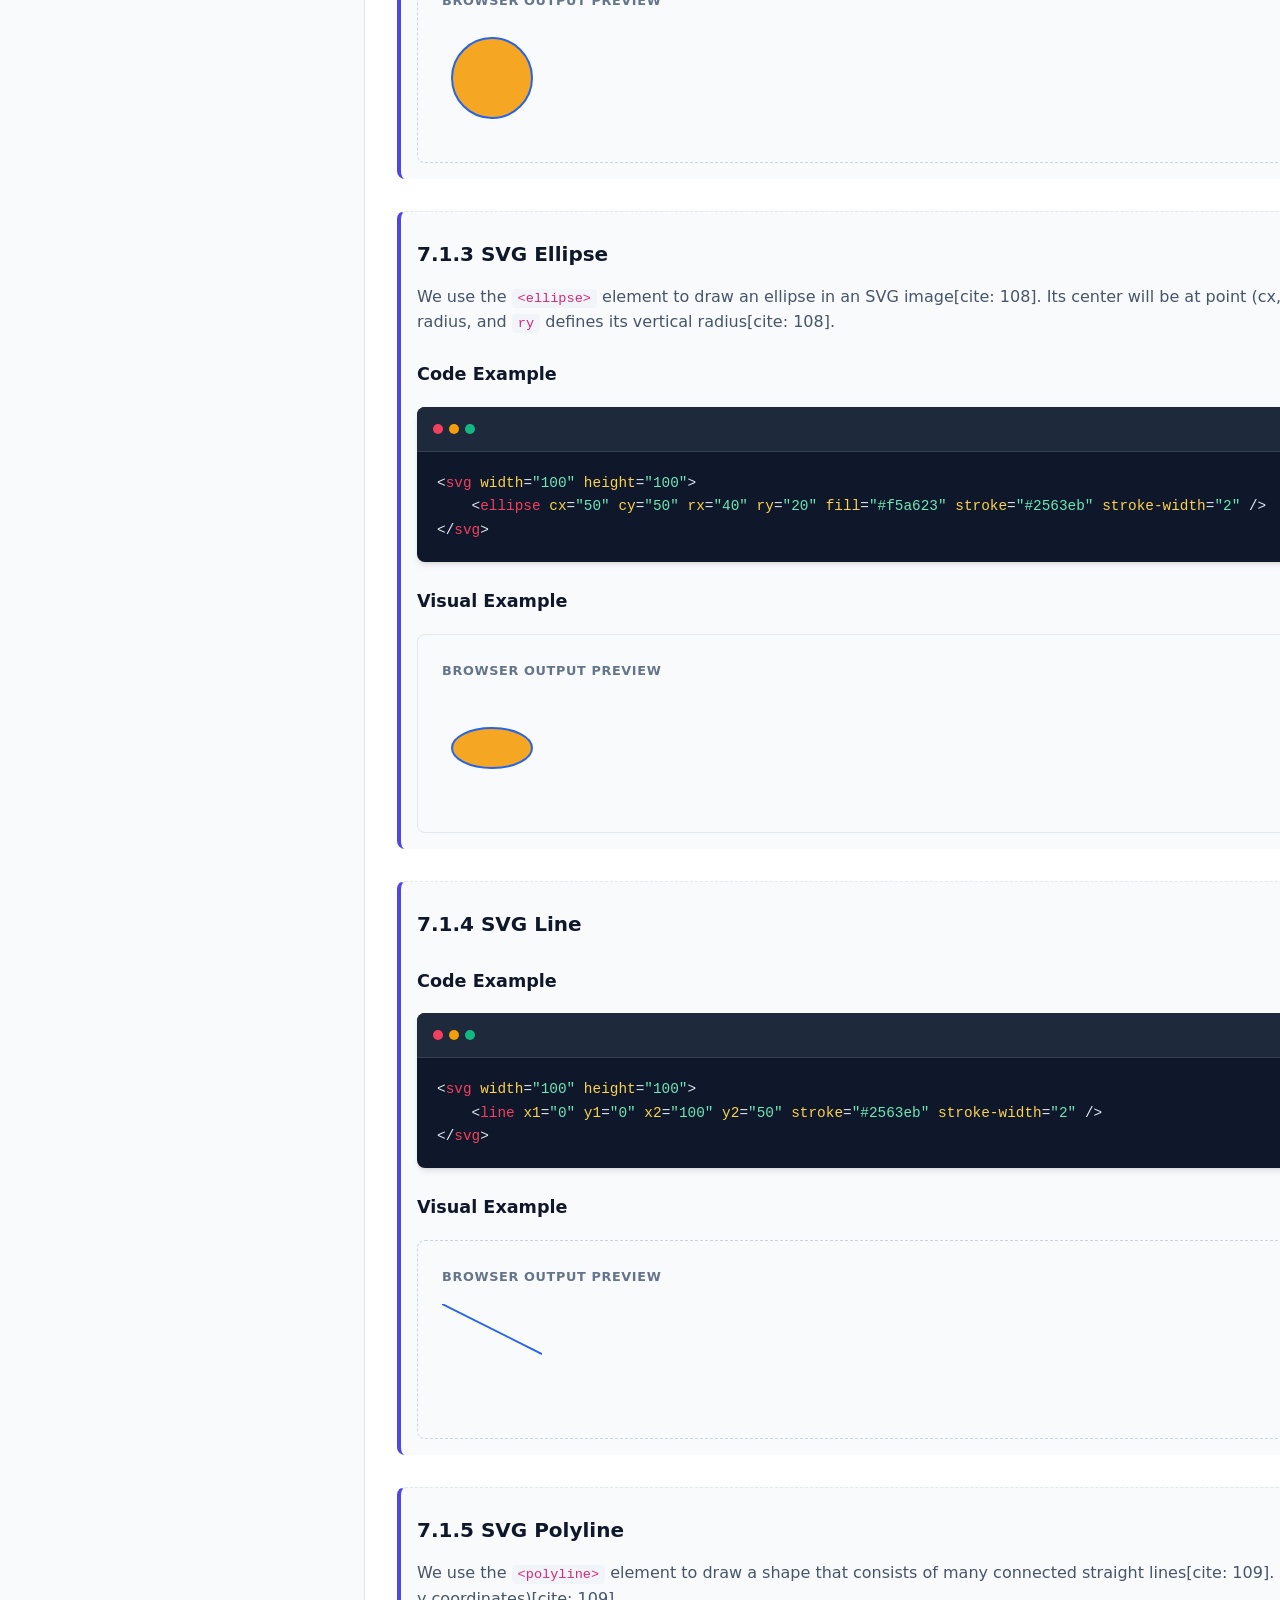
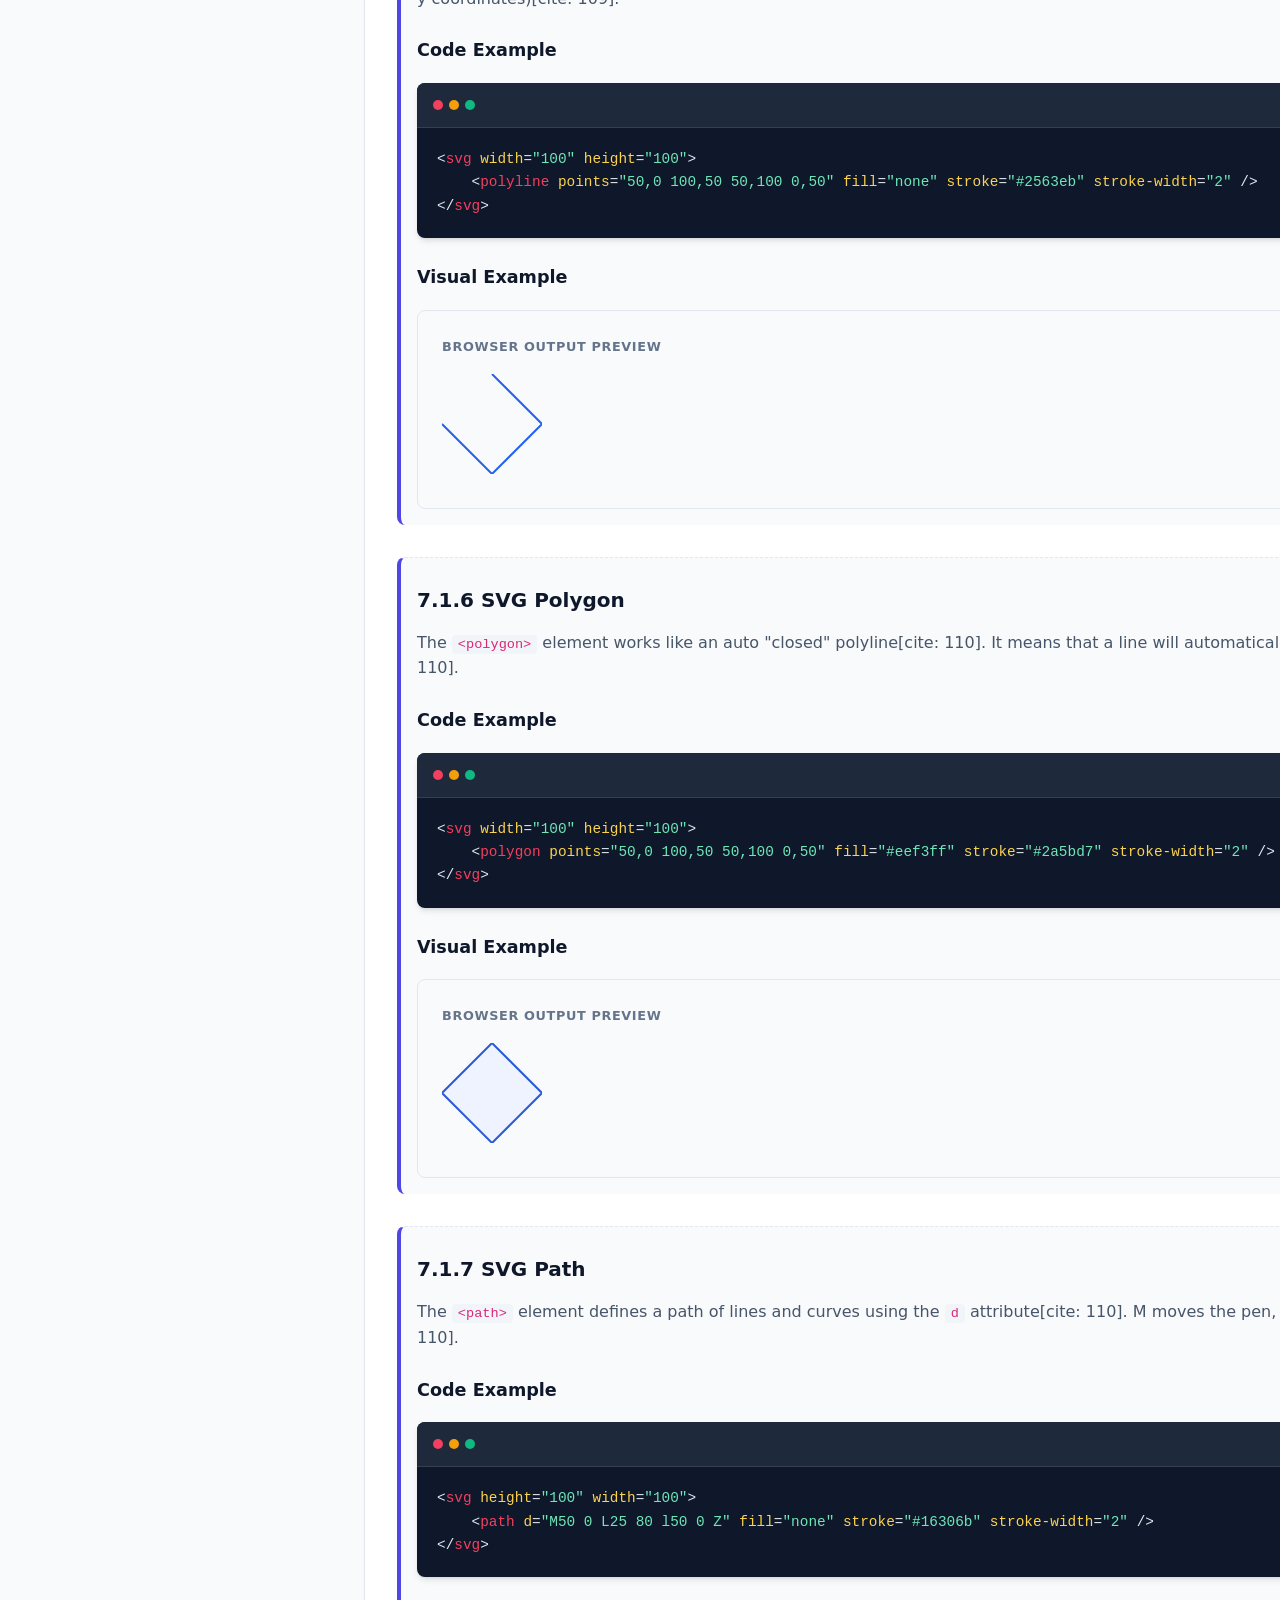
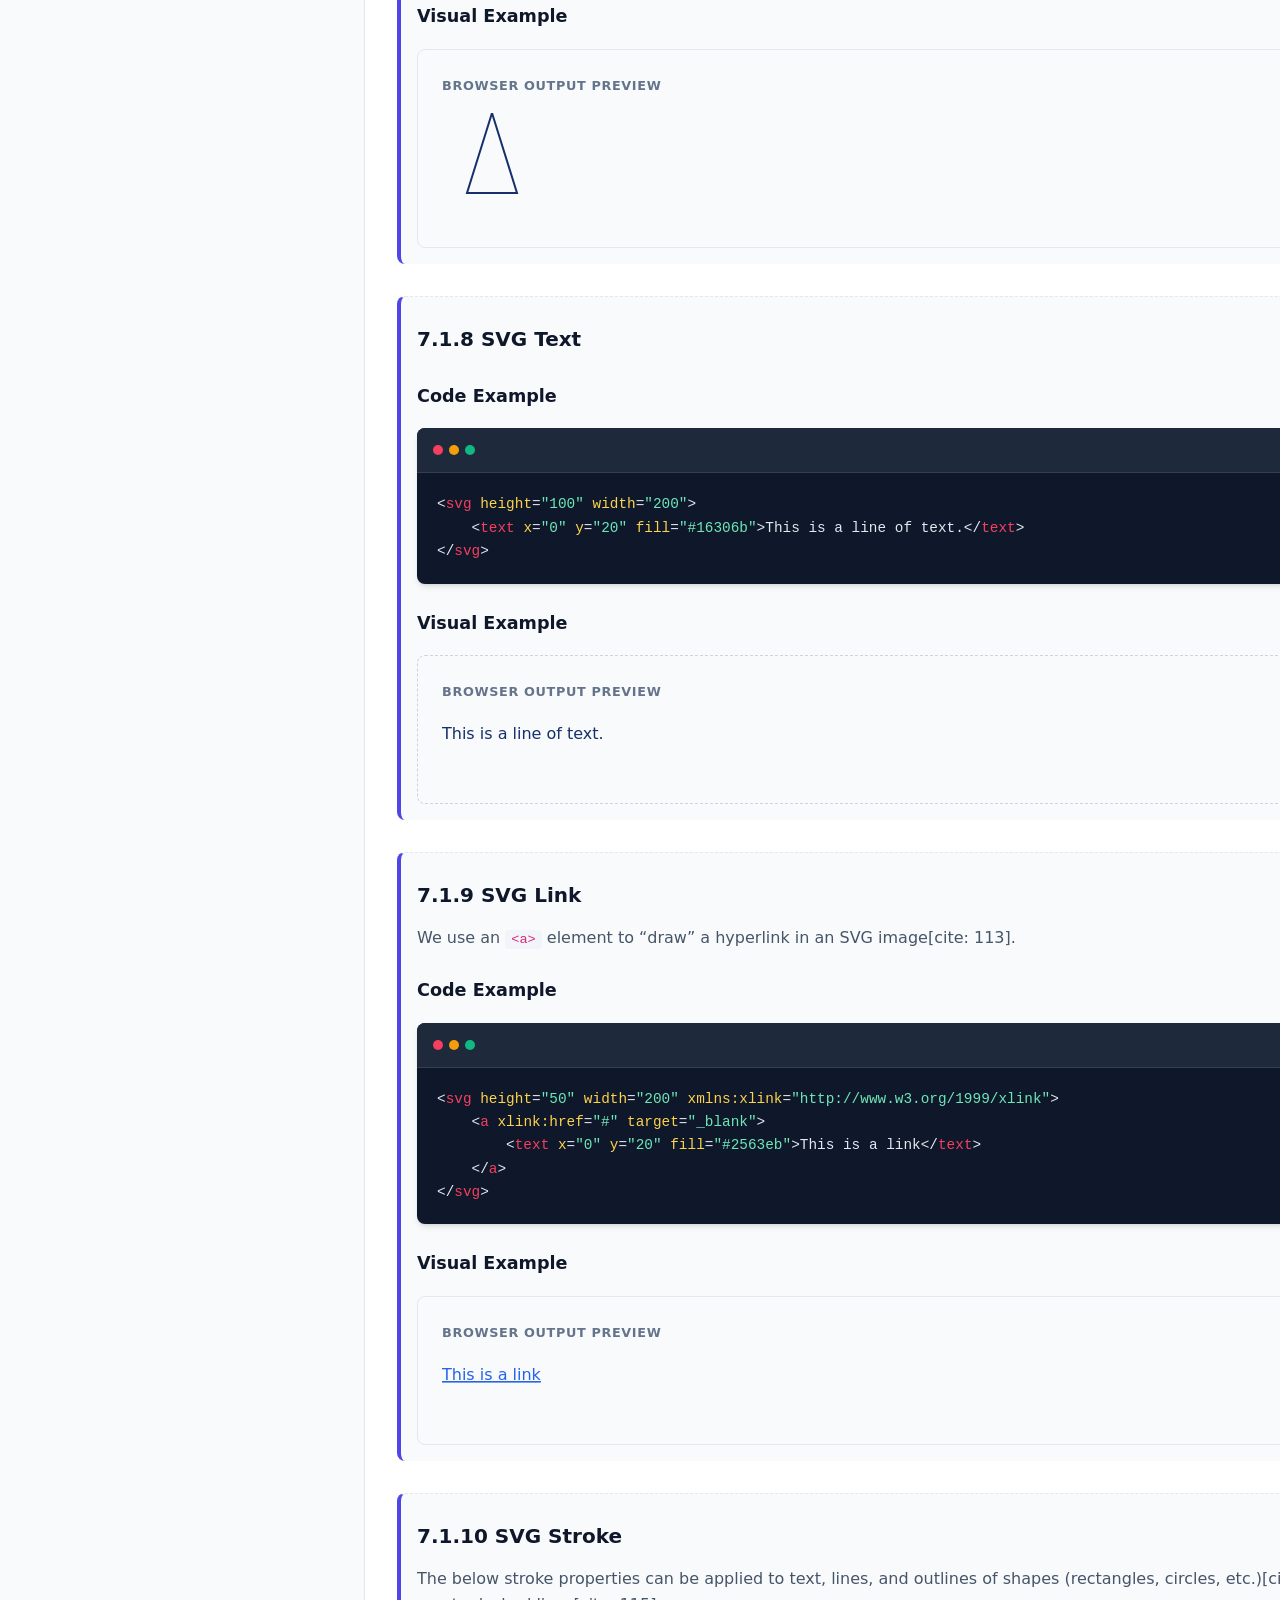
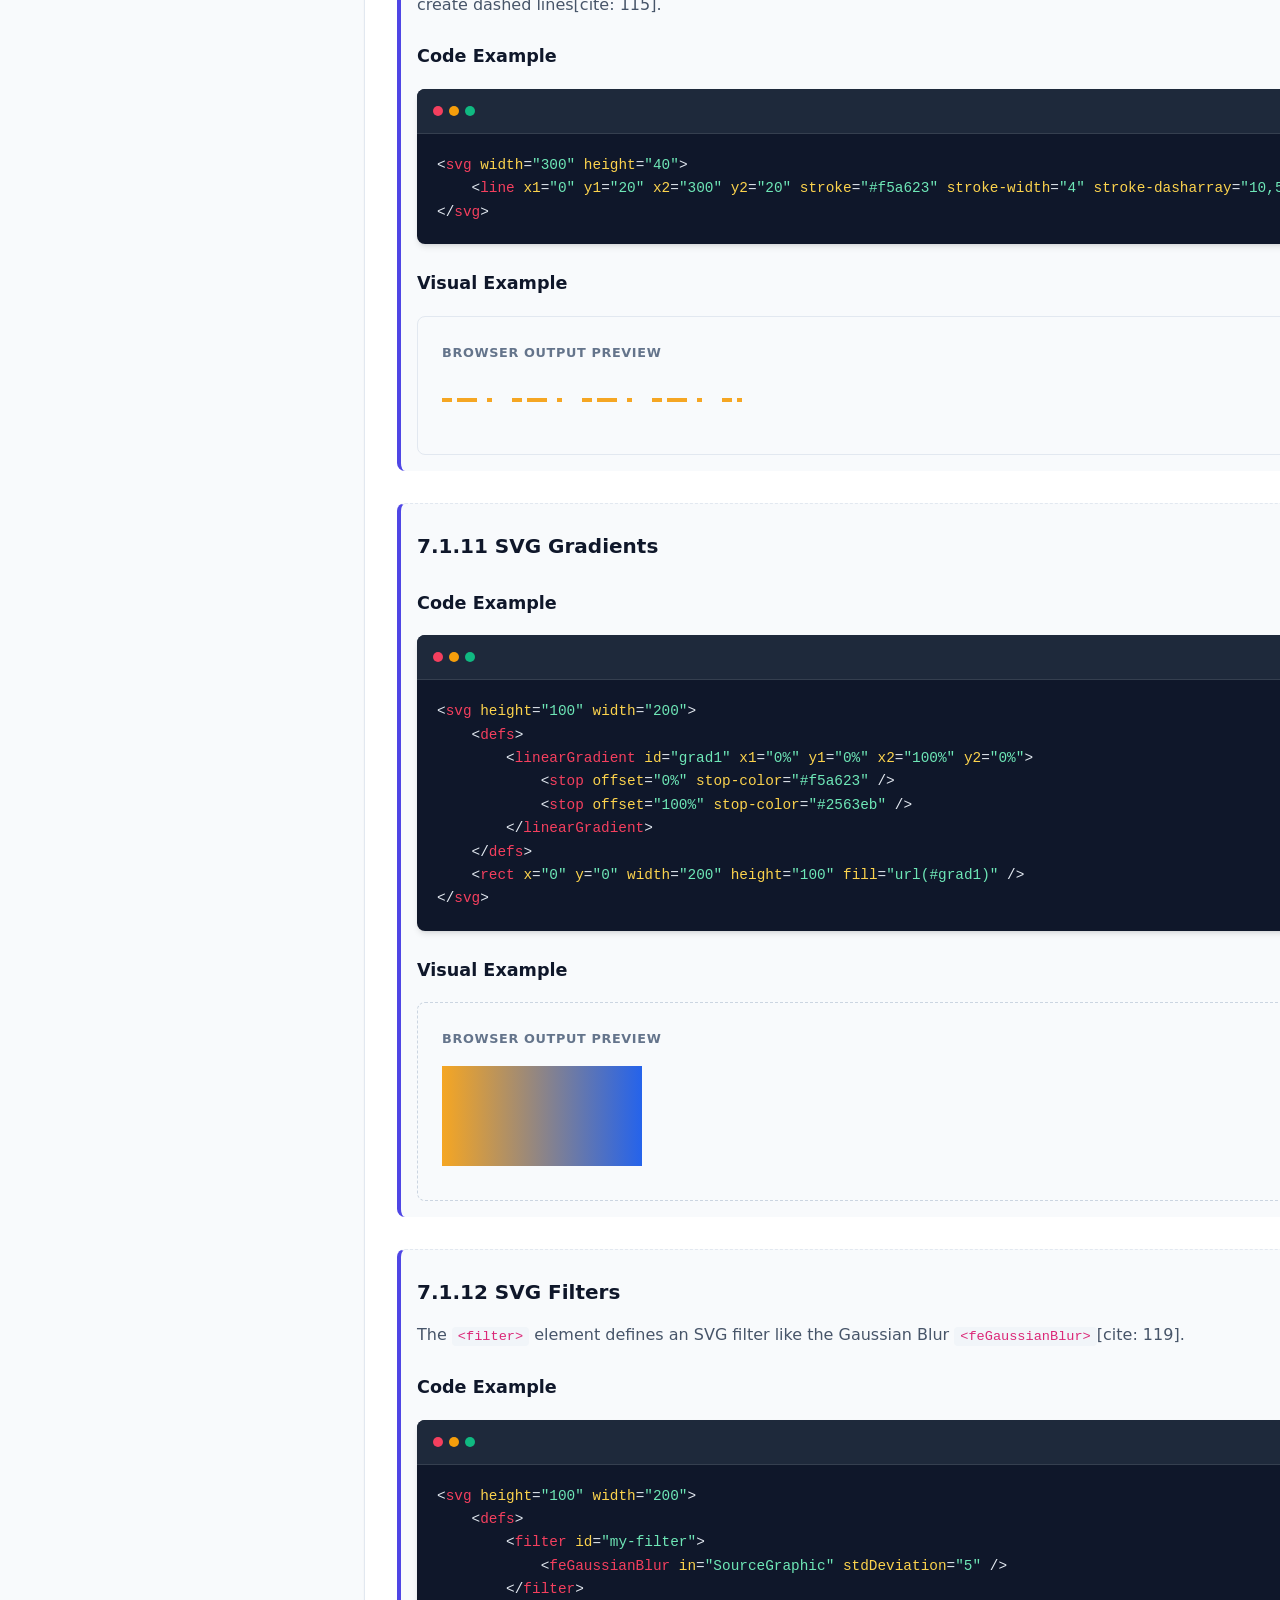
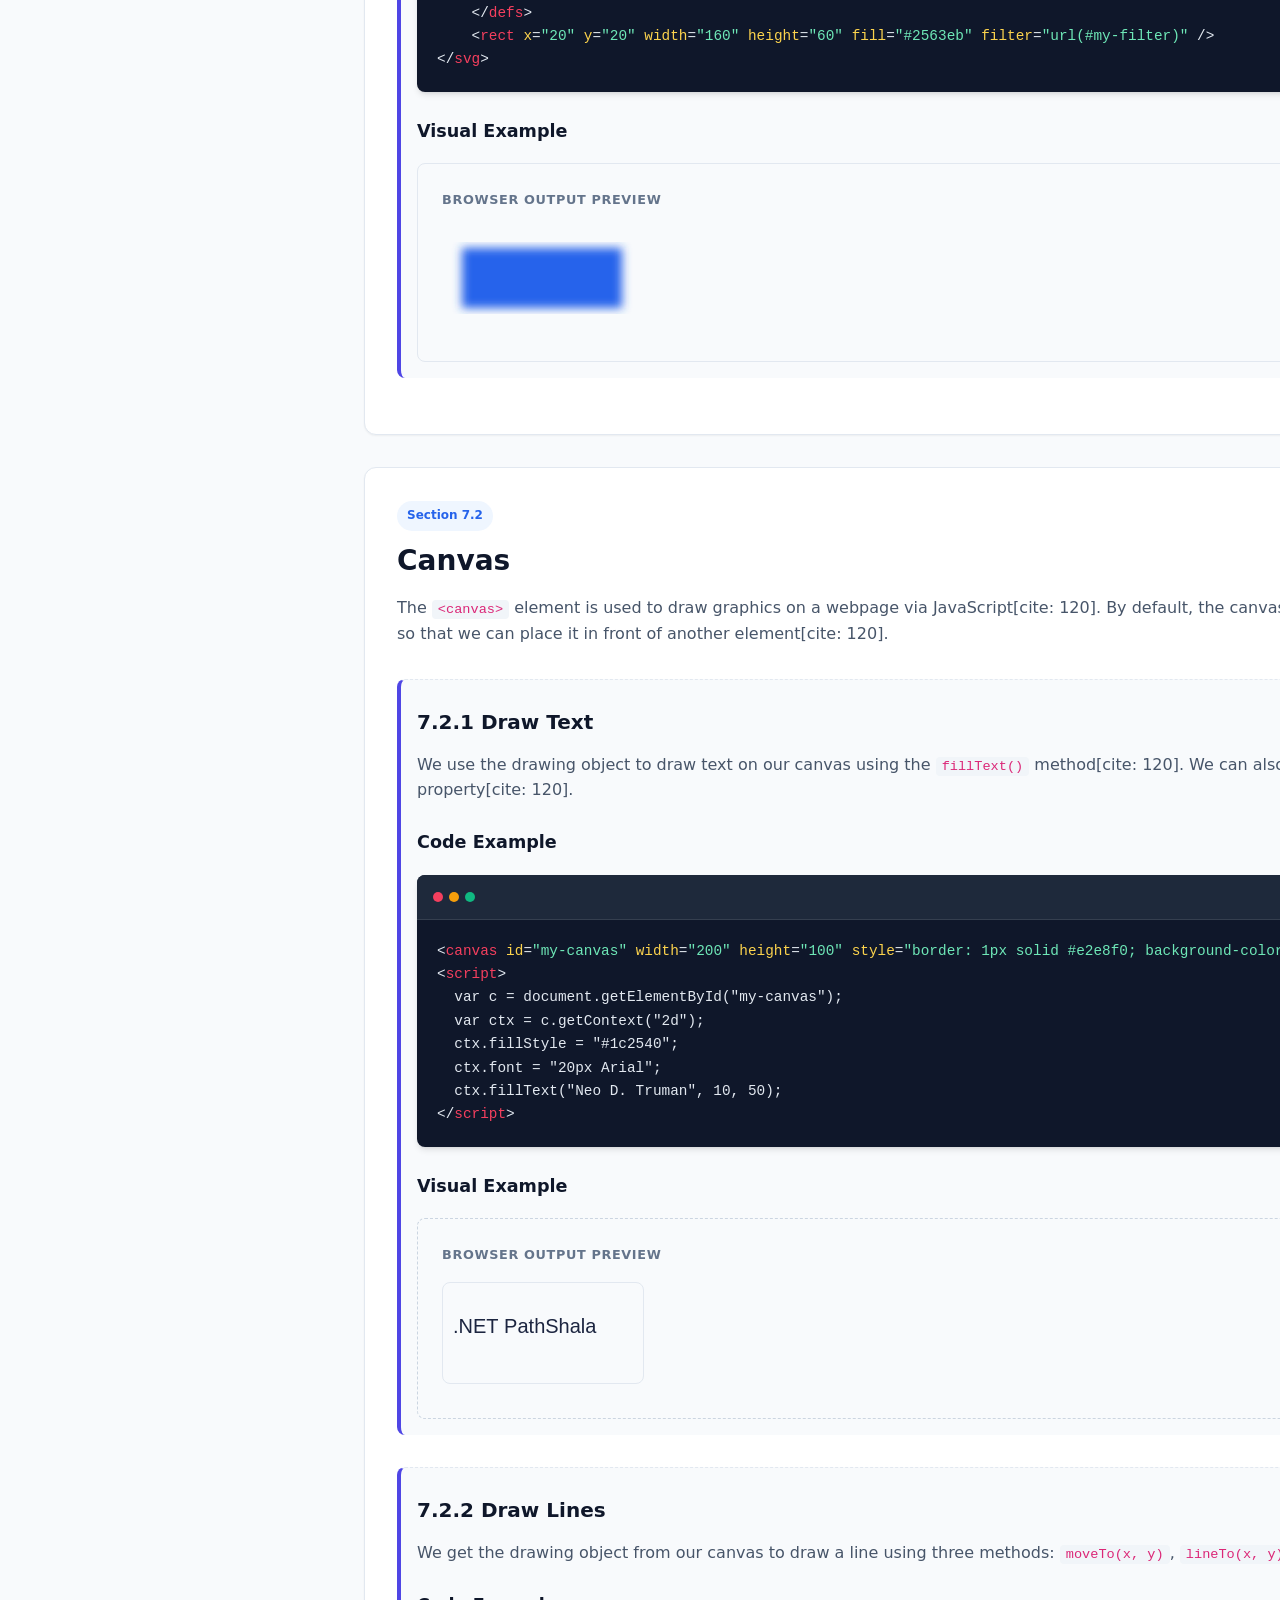
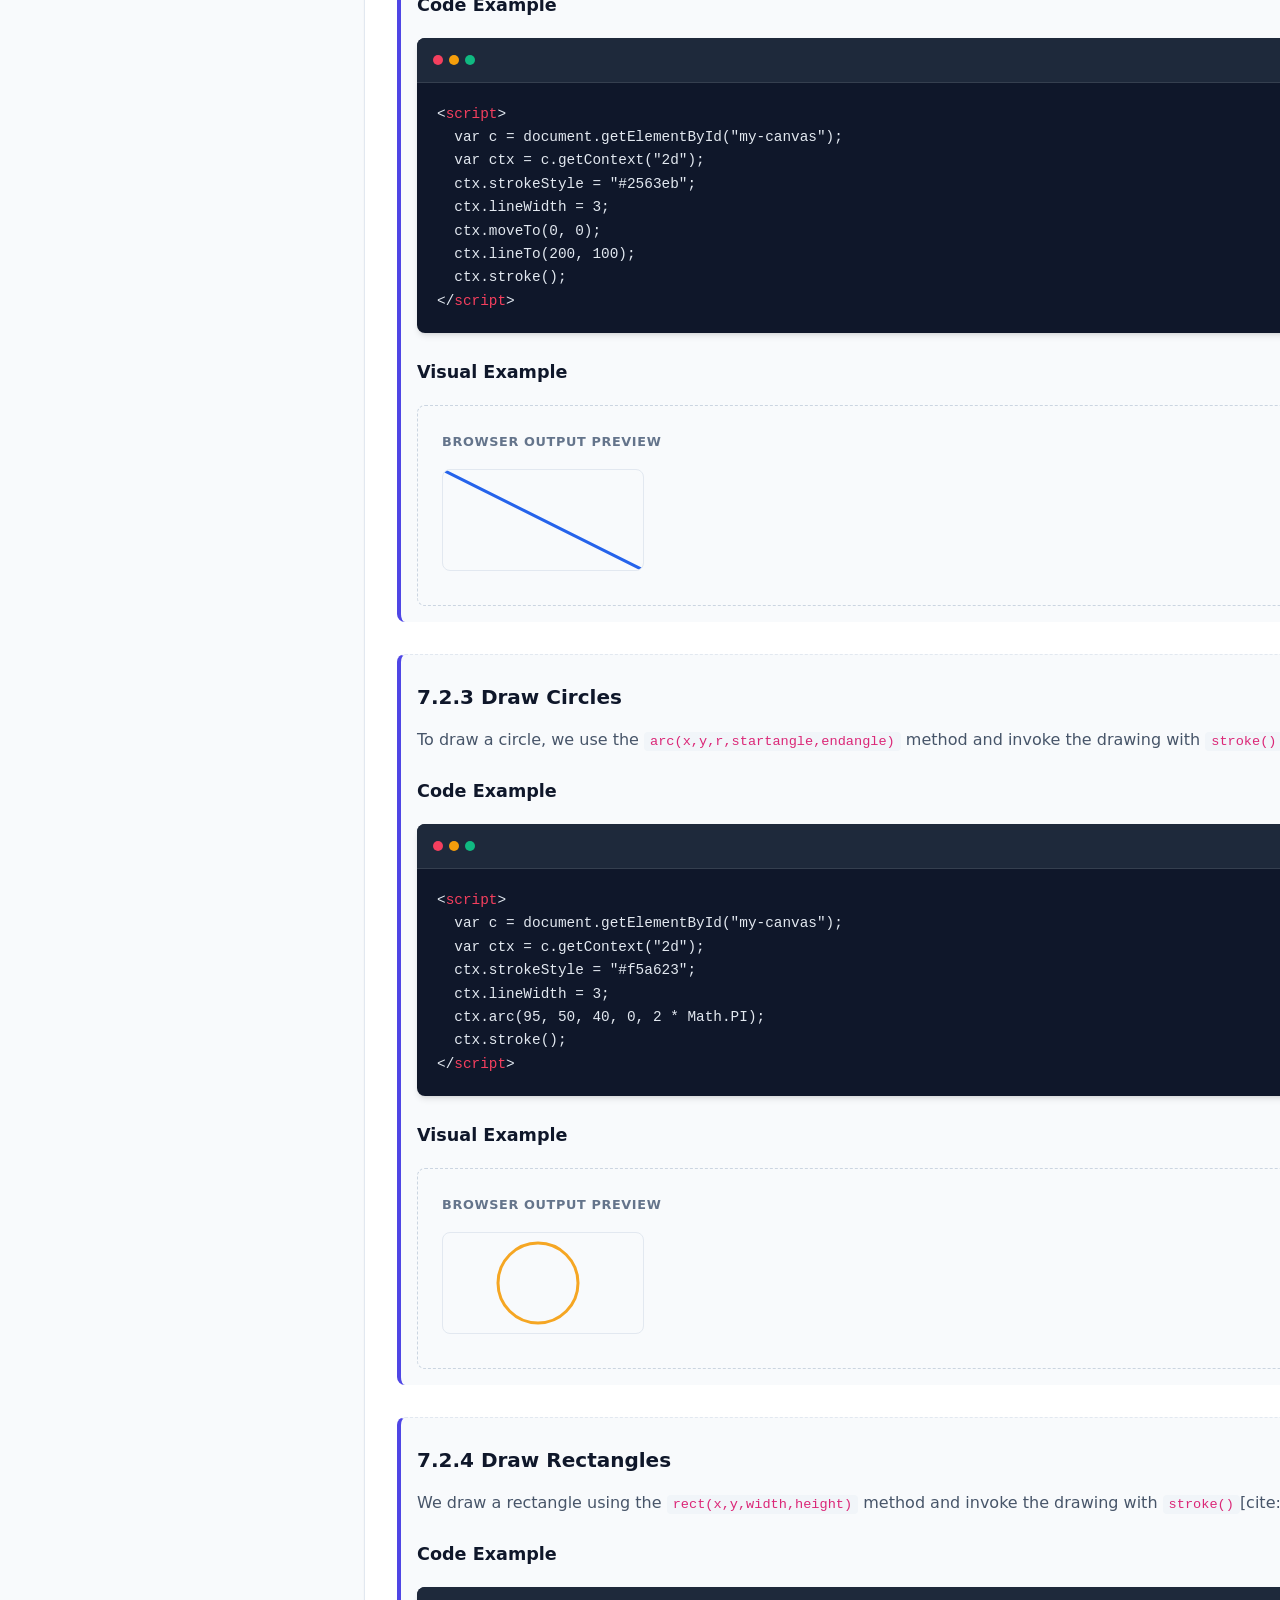
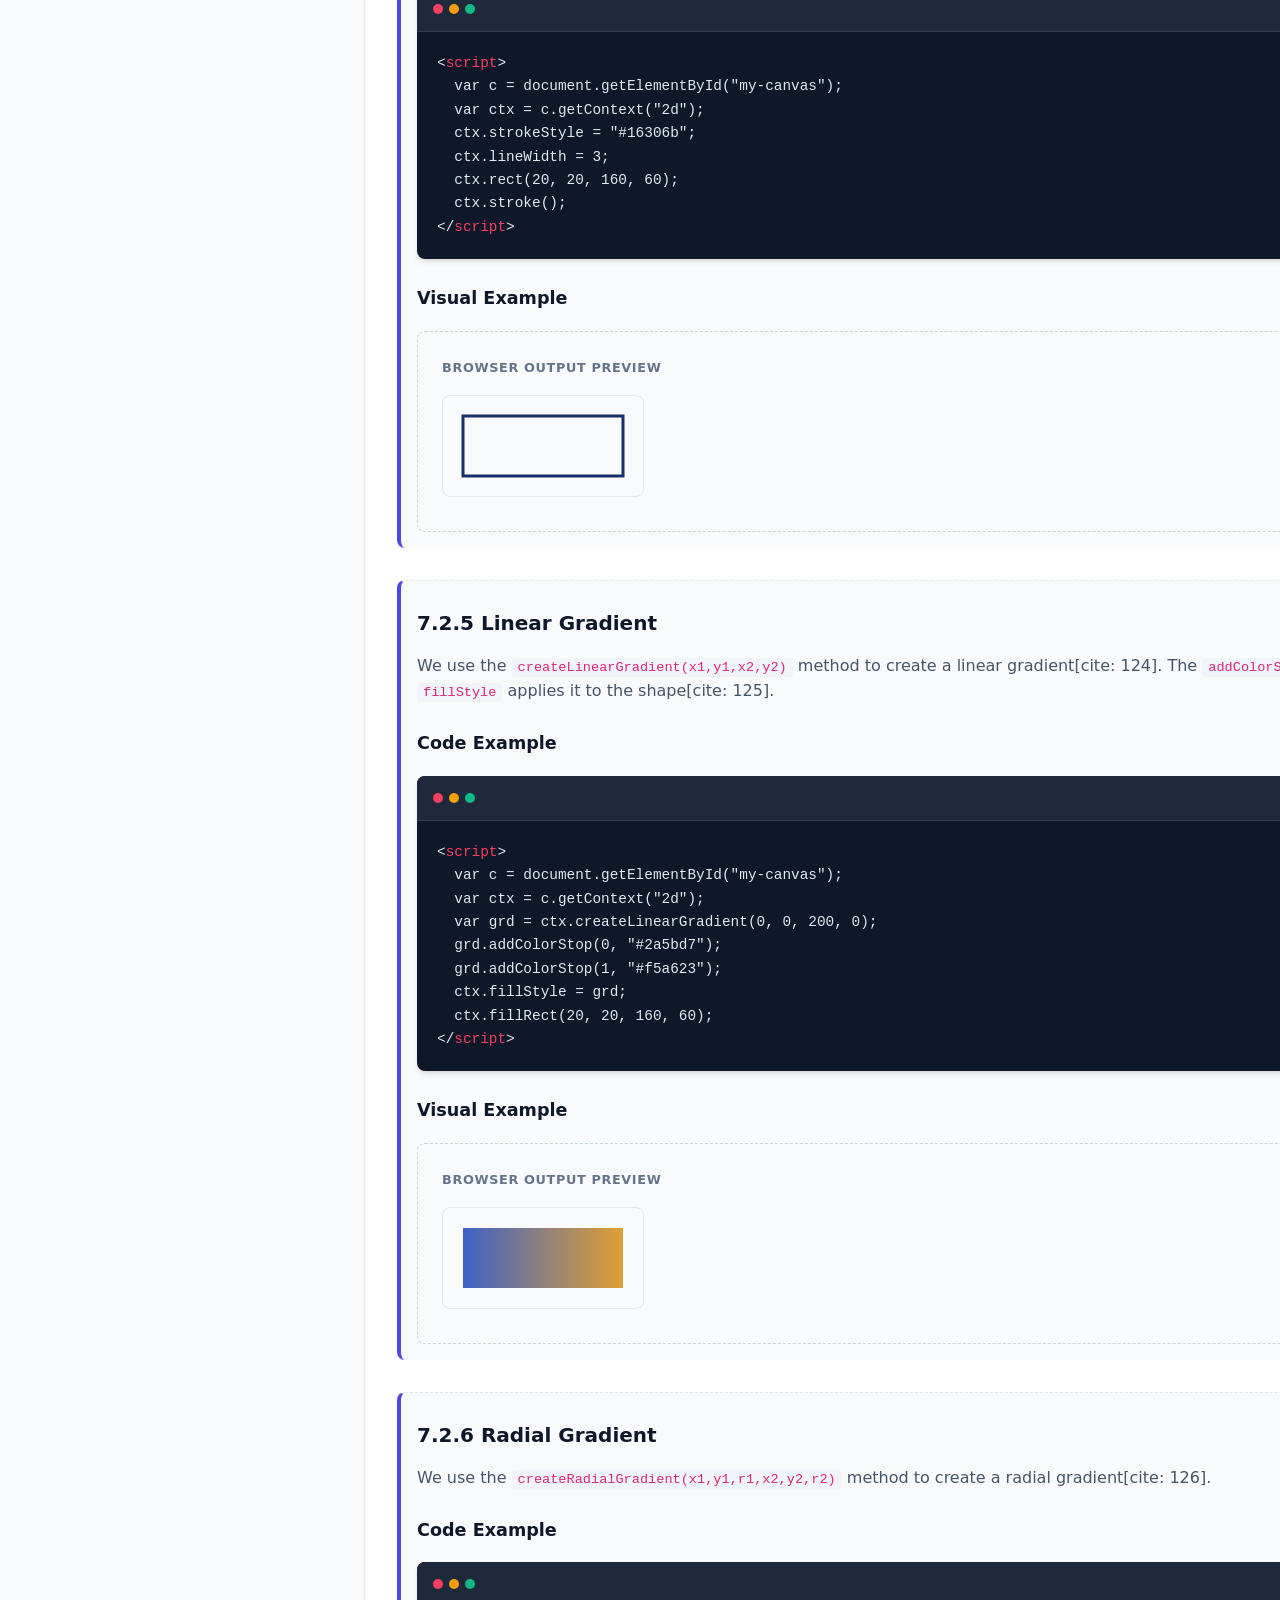
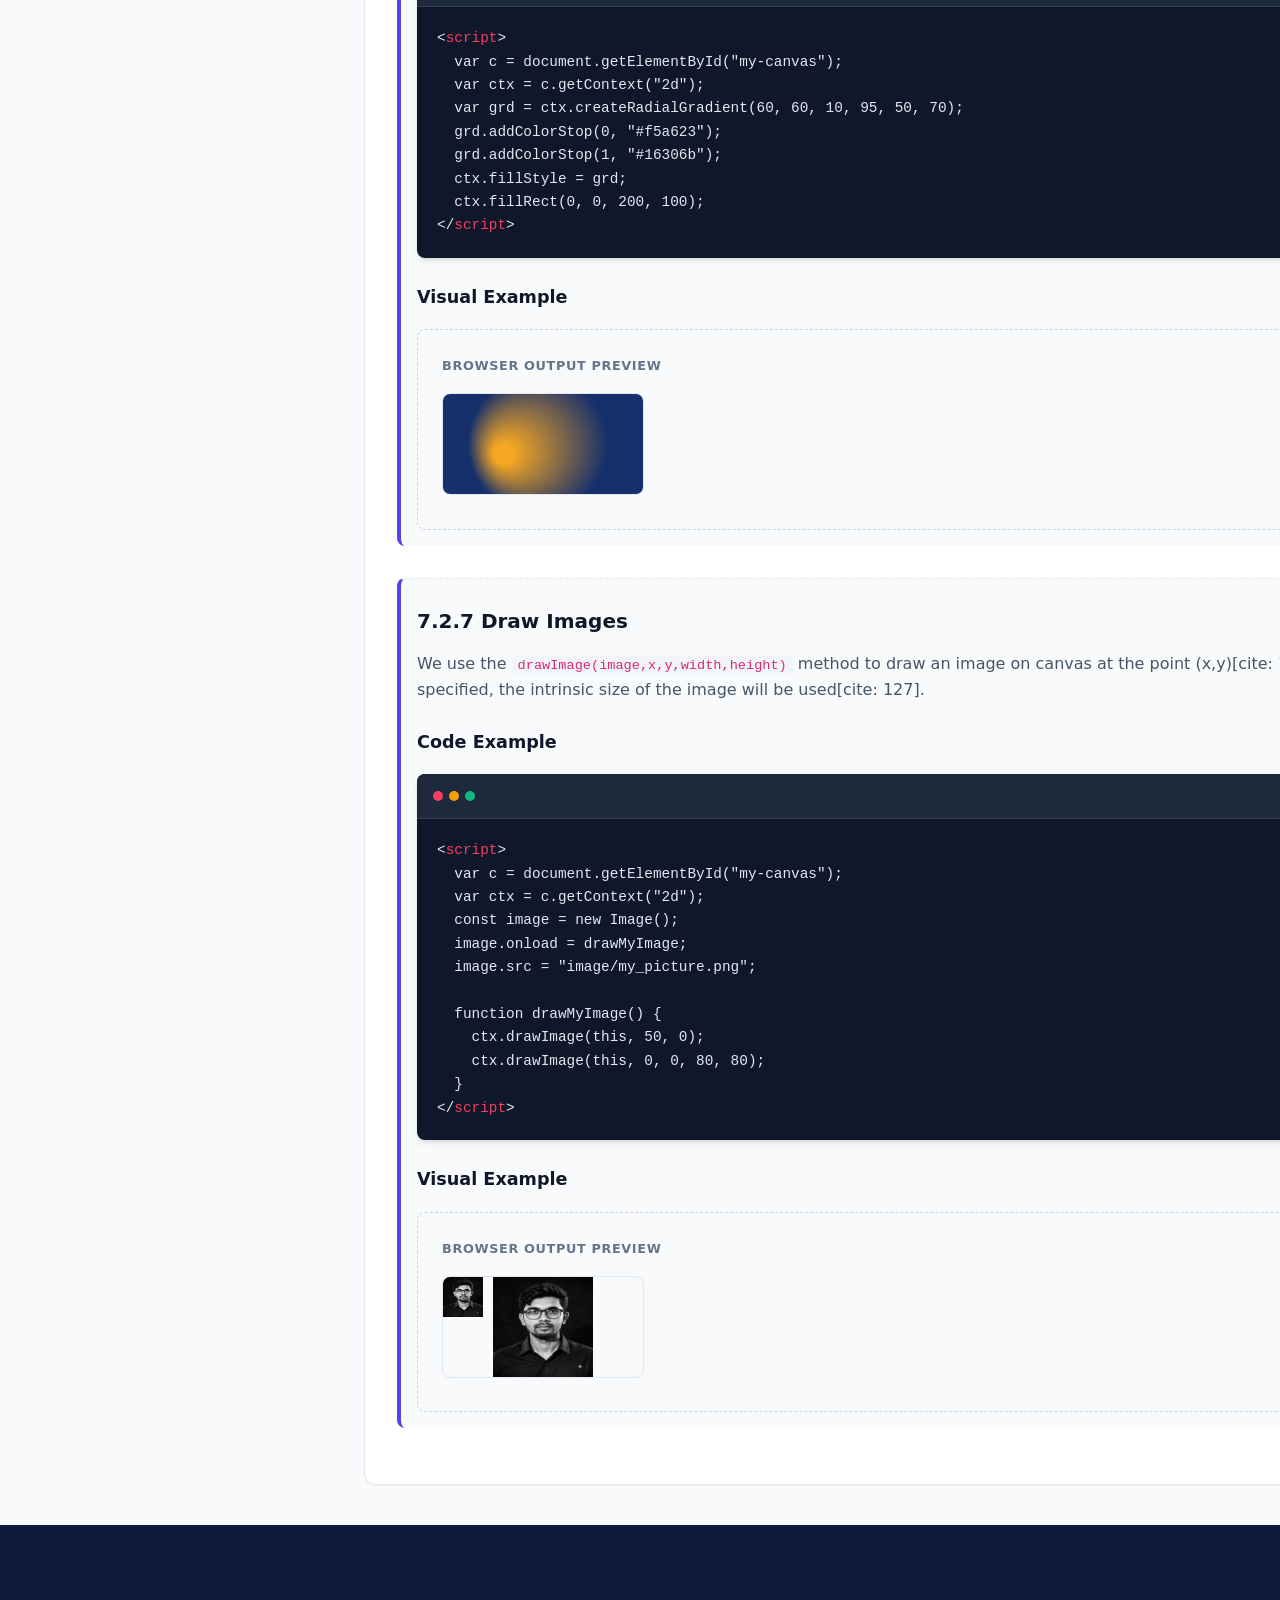
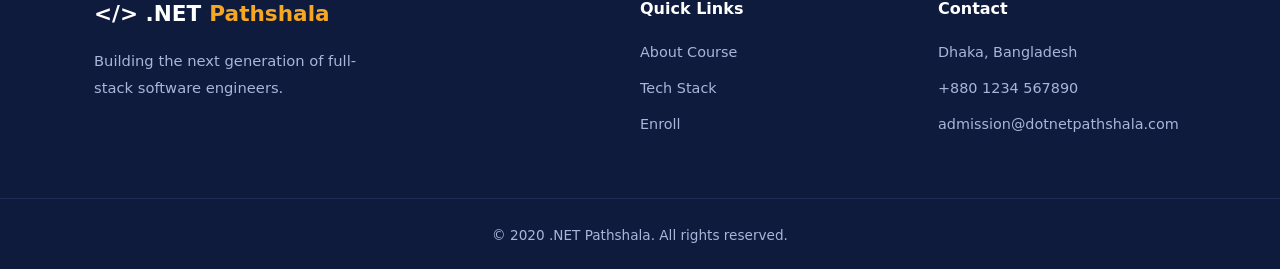
<file: chapter_07.html>
<!doctype html>
<html lang="en">
  <head>
    <meta charset="UTF-8" />
    <meta name="viewport" content="width=device-width, initial-scale=1.0" />
    <title>Chapter 07: HTML Graphics | .NET Pathshala</title>
    <link rel="stylesheet" href="style.css" />
  </head>
  <body>
    <header class="navbar" id="navbar">
      <div class="container nav-inner">
        <div class="logo">
          <a href="index.html">&lt;/&gt; .NET <span>Pathshala</span></a>
        </div>
        <nav>
          <ul class="menu" id="menu">
            <li><a href="index.html" class="active">Home</a></li>
            <li><a href="#about">About</a></li>
            <li><a href="#programs">Tech Stack</a></li>

            <li class="dropdown">
              <a href="#chapters" style="cursor: pointer">HTML & CSS ▾</a>
              <div class="dropdown-content">
                <a href="chapter_01.html">01. Getting to Know HTML</a>
                <a href="chapter_02.html">02. Basic HTML Elements</a>
                <a href="chapter_03.html">03. HTML Styles & Formatting</a>
                <a href="chapter_04.html">04. Semantic HTML</a>
                <a href="chapter_05.html">05. Web Forms</a>
                <a href="chapter_06.html">06. HTML Multimedia</a>
                <a href="chapter_07.html">07. HTML Graphics (SVG & Canvas)</a>
                <a href="chapter_08.html">08. Advanced HTML</a>
                <a href="chapter_09.html">09. HTML Events</a>
                <a href="chapter_10.html">10. HTML APIs</a>
                <a href="chapter_11.html">11. Getting to Know CSS</a>
                <a href="chapter_12.html">12. CSS Selectors</a>
                <a href="chapter_13.html">13. CSS Cascading</a>
                <a href="chapter_14.html">14. CSS Box Model</a>
                <a href="chapter_15.html">15. CSS Colors</a>
                <a href="chapter_16.html">16. CSS Text & Fonts</a>
                <a href="chapter_17.html">17. CSS Backgrounds</a>
                <a href="chapter_18.html">18. CSS Display & Effects</a>
                <a href="chapter_19.html">19. CSS Layout (Flexbox & Grid)</a>
                <a href="chapter_20.html">20. CSS Transitions & Animations</a>
                <a href="chapter_21.html">21. Advanced CSS</a>
                <a href="chapter_22.html">22. Responsive CSS</a>
              </div>
            </li>

            <li>
              <a href="#admission" class="btn small">Enroll Now</a>
            </li>
          </ul>
        </nav>
        <button class="hamburger" id="hamburger" aria-label="Toggle menu">
          <span></span><span></span><span></span>
        </button>
      </div>
    </header>
    <div class="header-container">
      <header class="page-header">
        <span class="chapter-badge">Chapter 07</span>
        <h1>HTML Graphics (SVG & Canvas)</h1>
        <h2>
          "Explore how to draw graphics, render shapes, and create scalable
          vector images using HTML Canvas and SVG"
        </h2>
      </header>
    </div>

    <div class="layout-container">
      <nav class="sidebar">
        <h3>Table of Contents</h3>
        <ol>
          <li>
            <a href="#svg">7.1 SVG Graphics</a>
            <ul>
              <li><a href="#svgRectangle">7.1.1 SVG Rectangle</a></li>
              <li><a href="#svgCircle">7.1.2 SVG Circle</a></li>
              <li><a href="#svgEllipse">7.1.3 SVG Ellipse</a></li>
              <li><a href="#svgLine">7.1.4 SVG Line</a></li>
              <li><a href="#svgPolyline">7.1.5 SVG Polyline</a></li>
              <li><a href="#svgPolygon">7.1.6 SVG Polygon</a></li>
              <li><a href="#svgPath">7.1.7 SVG Path</a></li>
              <li><a href="#svgText">7.1.8 SVG Text</a></li>
              <li><a href="#svgLink">7.1.9 SVG Link</a></li>
              <li><a href="#svgStroke">7.1.10 SVG Stroke</a></li>
              <li><a href="#svgGradients">7.1.11 SVG Gradients</a></li>
              <li><a href="#svgFilters">7.1.12 SVG Filters</a></li>
            </ul>
          </li>
          <li>
            <a href="#canvas">7.2 Canvas API</a>
            <ul>
              <li><a href="#canvasDrawText">7.2.1 Draw Text</a></li>
              <li><a href="#canvasDrawLines">7.2.2 Draw Lines</a></li>
              <li><a href="#canvasDrawCircles">7.2.3 Draw Circles</a></li>
              <li><a href="#canvasDrawRectangles">7.2.4 Draw Rectangles</a></li>
              <li>
                <a href="#canvasDrawLinearGradient">7.2.5 Linear Gradient</a>
              </li>
              <li>
                <a href="#canvasDrawRadialGradient">7.2.6 Radial Gradient</a>
              </li>
              <li><a href="#canvasDrawImages">7.2.7 Draw Images</a></li>
            </ul>
          </li>
        </ol>
      </nav>

      <main class="main-content">
        <section id="svg" class="card">
          <span class="card-badge">Section 7.1</span>
          <h1>SVG Graphics</h1>
          <p>
            SVG stands for Scalable Vector Graphics and defines graphics for the
            web[cite: 106]. We use the
            <code class="inline-code">&lt;svg&gt;</code> element to define an
            SVG image[cite: 106].
          </p>

          <div id="svgRectangle" class="sub-section">
            <h4>7.1.1 SVG Rectangle</h4>
            <h3>Code Example</h3>
            <div class="code-window">
              <div class="code-header">
                <div class="mac-dots">
                  <div class="dot dot-red"></div>
                  <div class="dot dot-yellow"></div>
                  <div class="dot dot-green"></div>
                </div>
                <button class="copy-btn">Copy</button>
              </div>
              <pre><code>&lt;<span class="tag">svg</span> <span class="attr">width</span>=<span class="val">"100"</span> <span class="attr">height</span>=<span class="val">"100"</span>&gt;
    &lt;<span class="tag">rect</span> <span class="attr">x</span>=<span class="val">"10"</span> <span class="attr">y</span>=<span class="val">"10"</span> <span class="attr">width</span>=<span class="val">"80"</span> <span class="attr">height</span>=<span class="val">"60"</span> <span class="attr">stroke</span>=<span class="val">"#2563eb"</span> <span class="attr">stroke-width</span>=<span class="val">"2"</span> <span class="attr">fill</span>=<span class="val">"#f5a623"</span> /&gt;
&lt;/<span class="tag">svg</span>&gt;</code></pre>
            </div>
            <h3>Visual Example</h3>
            <div class="preview-window">
              <span class="preview-label">Browser Output Preview</span>
              <svg width="100" height="100">
                <rect
                  x="10"
                  y="10"
                  width="80"
                  height="60"
                  stroke="#2563eb"
                  stroke-width="2"
                  fill="#f5a623"
                />
              </svg>
            </div>
          </div>
          <div id="svgCircle" class="sub-section">
            <h4>7.1.2 SVG Circle</h4>
            <h3>Code Example</h3>
            <div class="code-window">
              <div class="code-header">
                <div class="mac-dots">
                  <div class="dot dot-red"></div>
                  <div class="dot dot-yellow"></div>
                  <div class="dot dot-green"></div>
                </div>
                <button class="copy-btn">Copy</button>
              </div>
              <pre><code>&lt;<span class="tag">svg</span> <span class="attr">width</span>=<span class="val">"100"</span> <span class="attr">height</span>=<span class="val">"100"</span>&gt;
    &lt;<span class="tag">circle</span> <span class="attr">cx</span>=<span class="val">"50"</span> <span class="attr">cy</span>=<span class="val">"50"</span> <span class="attr">r</span>=<span class="val">"40"</span> <span class="attr">stroke</span>=<span class="val">"#2563eb"</span> <span class="attr">stroke-width</span>=<span class="val">"2"</span> <span class="attr">fill</span>=<span class="val">"#f5a623"</span> /&gt;
&lt;/<span class="tag">svg</span>&gt;</code></pre>
            </div>
            <h3>Visual Example</h3>
            <div class="preview-window">
              <span class="preview-label">Browser Output Preview</span>
              <svg width="100" height="100">
                <circle
                  cx="50"
                  cy="50"
                  r="40"
                  stroke="#2563eb"
                  stroke-width="2"
                  fill="#f5a623"
                />
              </svg>
            </div>
          </div>

          <div id="svgEllipse" class="sub-section">
            <h4>7.1.3 SVG Ellipse</h4>
            <p>
              We use the
              <code class="inline-code">&lt;ellipse&gt;</code> element to draw
              an ellipse in an SVG image[cite: 108]. Its center will be at point
              (cx, cy), the <code class="inline-code">rx</code> attribute
              defines its horizontal radius, and
              <code class="inline-code">ry</code> defines its vertical
              radius[cite: 108].
            </p>
            <h3>Code Example</h3>
            <div class="code-window">
              <div class="code-header">
                <div class="mac-dots">
                  <div class="dot dot-red"></div>
                  <div class="dot dot-yellow"></div>
                  <div class="dot dot-green"></div>
                </div>
                <button class="copy-btn">Copy</button>
              </div>
              <pre><code>&lt;<span class="tag">svg</span> <span class="attr">width</span>=<span class="val">"100"</span> <span class="attr">height</span>=<span class="val">"100"</span>&gt;
    &lt;<span class="tag">ellipse</span> <span class="attr">cx</span>=<span class="val">"50"</span> <span class="attr">cy</span>=<span class="val">"50"</span> <span class="attr">rx</span>=<span class="val">"40"</span> <span class="attr">ry</span>=<span class="val">"20"</span> <span class="attr">fill</span>=<span class="val">"#f5a623"</span> <span class="attr">stroke</span>=<span class="val">"#2563eb"</span> <span class="attr">stroke-width</span>=<span class="val">"2"</span> /&gt;
&lt;/<span class="tag">svg</span>&gt;</code></pre>
            </div>
            <h3>Visual Example</h3>
            <div
              class="preview-window"
              style="
                background-color: #f8fafc;
                border: 1px solid #e2e8f0;
                border-radius: 8px;
              "
            >
              <span class="preview-label">Browser Output Preview</span>
              <svg width="100" height="100">
                <ellipse
                  cx="50"
                  cy="50"
                  rx="40"
                  ry="20"
                  fill="#f5a623"
                  stroke="#2563eb"
                  stroke-width="2"
                />
              </svg>
            </div>
          </div>

          <div id="svgLine" class="sub-section">
            <h4>7.1.4 SVG Line</h4>
            <h3>Code Example</h3>
            <div class="code-window">
              <div class="code-header">
                <div class="mac-dots">
                  <div class="dot dot-red"></div>
                  <div class="dot dot-yellow"></div>
                  <div class="dot dot-green"></div>
                </div>
                <button class="copy-btn">Copy</button>
              </div>
              <pre><code>&lt;<span class="tag">svg</span> <span class="attr">width</span>=<span class="val">"100"</span> <span class="attr">height</span>=<span class="val">"100"</span>&gt;
    &lt;<span class="tag">line</span> <span class="attr">x1</span>=<span class="val">"0"</span> <span class="attr">y1</span>=<span class="val">"0"</span> <span class="attr">x2</span>=<span class="val">"100"</span> <span class="attr">y2</span>=<span class="val">"50"</span> <span class="attr">stroke</span>=<span class="val">"#2563eb"</span> <span class="attr">stroke-width</span>=<span class="val">"2"</span> /&gt;
&lt;/<span class="tag">svg</span>&gt;</code></pre>
            </div>
            <h3>Visual Example</h3>
            <div class="preview-window">
              <span class="preview-label">Browser Output Preview</span>
              <svg width="100" height="100">
                <line
                  x1="0"
                  y1="0"
                  x2="100"
                  y2="50"
                  stroke="#2563eb"
                  stroke-width="2"
                />
              </svg>
            </div>
          </div>

          <div id="svgPolyline" class="sub-section">
            <h4>7.1.5 SVG Polyline</h4>
            <p>
              We use the
              <code class="inline-code">&lt;polyline&gt;</code> element to draw
              a shape that consists of many connected straight lines[cite: 109].
              Its <code class="inline-code">points</code> attribute defines a
              list of points (x, y coordinates)[cite: 109].
            </p>
            <h3>Code Example</h3>
            <div class="code-window">
              <div class="code-header">
                <div class="mac-dots">
                  <div class="dot dot-red"></div>
                  <div class="dot dot-yellow"></div>
                  <div class="dot dot-green"></div>
                </div>
                <button class="copy-btn">Copy</button>
              </div>
              <pre><code>&lt;<span class="tag">svg</span> <span class="attr">width</span>=<span class="val">"100"</span> <span class="attr">height</span>=<span class="val">"100"</span>&gt;
    &lt;<span class="tag">polyline</span> <span class="attr">points</span>=<span class="val">"50,0 100,50 50,100 0,50"</span> <span class="attr">fill</span>=<span class="val">"none"</span> <span class="attr">stroke</span>=<span class="val">"#2563eb"</span> <span class="attr">stroke-width</span>=<span class="val">"2"</span> /&gt;
&lt;/<span class="tag">svg</span>&gt;</code></pre>
            </div>
            <h3>Visual Example</h3>
            <div
              class="preview-window"
              style="
                background-color: #f8fafc;
                border: 1px solid #e2e8f0;
                border-radius: 8px;
              "
            >
              <span class="preview-label">Browser Output Preview</span>
              <svg width="100" height="100">
                <polyline
                  points="50,0 100,50 50,100 0,50"
                  fill="none"
                  stroke="#2563eb"
                  stroke-width="2"
                />
              </svg>
            </div>
          </div>

          <div id="svgPolygon" class="sub-section">
            <h4>7.1.6 SVG Polygon</h4>
            <p>
              The <code class="inline-code">&lt;polygon&gt;</code> element works
              like an auto "closed" polyline[cite: 110]. It means that a line
              will automatically connect the final point to the first
              point[cite: 110].
            </p>
            <h3>Code Example</h3>
            <div class="code-window">
              <div class="code-header">
                <div class="mac-dots">
                  <div class="dot dot-red"></div>
                  <div class="dot dot-yellow"></div>
                  <div class="dot dot-green"></div>
                </div>
                <button class="copy-btn">Copy</button>
              </div>
              <pre><code>&lt;<span class="tag">svg</span> <span class="attr">width</span>=<span class="val">"100"</span> <span class="attr">height</span>=<span class="val">"100"</span>&gt;
    &lt;<span class="tag">polygon</span> <span class="attr">points</span>=<span class="val">"50,0 100,50 50,100 0,50"</span> <span class="attr">fill</span>=<span class="val">"#eef3ff"</span> <span class="attr">stroke</span>=<span class="val">"#2a5bd7"</span> <span class="attr">stroke-width</span>=<span class="val">"2"</span> /&gt;
&lt;/<span class="tag">svg</span>&gt;</code></pre>
            </div>
            <h3>Visual Example</h3>
            <div
              class="preview-window"
              style="
                background-color: #f8fafc;
                border: 1px solid #e2e8f0;
                border-radius: 8px;
              "
            >
              <span class="preview-label">Browser Output Preview</span>
              <svg width="100" height="100">
                <polygon
                  points="50,0 100,50 50,100 0,50"
                  fill="#eef3ff"
                  stroke="#2a5bd7"
                  stroke-width="2"
                />
              </svg>
            </div>
          </div>

          <div id="svgPath" class="sub-section">
            <h4>7.1.7 SVG Path</h4>
            <p>
              The <code class="inline-code">&lt;path&gt;</code> element defines
              a path of lines and curves using the
              <code class="inline-code">d</code> attribute[cite: 110]. M moves
              the pen, L draws a line, and Z closes the path[cite: 110].
            </p>
            <h3>Code Example</h3>
            <div class="code-window">
              <div class="code-header">
                <div class="mac-dots">
                  <div class="dot dot-red"></div>
                  <div class="dot dot-yellow"></div>
                  <div class="dot dot-green"></div>
                </div>
                <button class="copy-btn">Copy</button>
              </div>
              <pre><code>&lt;<span class="tag">svg</span> <span class="attr">height</span>=<span class="val">"100"</span> <span class="attr">width</span>=<span class="val">"100"</span>&gt;
    &lt;<span class="tag">path</span> <span class="attr">d</span>=<span class="val">"M50 0 L25 80 l50 0 Z"</span> <span class="attr">fill</span>=<span class="val">"none"</span> <span class="attr">stroke</span>=<span class="val">"#16306b"</span> <span class="attr">stroke-width</span>=<span class="val">"2"</span> /&gt;
&lt;/<span class="tag">svg</span>&gt;</code></pre>
            </div>
            <h3>Visual Example</h3>
            <div
              class="preview-window"
              style="
                background-color: #f8fafc;
                border: 1px solid #e2e8f0;
                border-radius: 8px;
              "
            >
              <span class="preview-label">Browser Output Preview</span>
              <svg height="100" width="100">
                <path
                  d="M50 0 L25 80 l50 0 Z"
                  fill="none"
                  stroke="#16306b"
                  stroke-width="2"
                />
              </svg>
            </div>
          </div>

          <div id="svgText" class="sub-section">
            <h4>7.1.8 SVG Text</h4>
            <h3>Code Example</h3>
            <div class="code-window">
              <div class="code-header">
                <div class="mac-dots">
                  <div class="dot dot-red"></div>
                  <div class="dot dot-yellow"></div>
                  <div class="dot dot-green"></div>
                </div>
                <button class="copy-btn">Copy</button>
              </div>
              <pre><code>&lt;<span class="tag">svg</span> <span class="attr">height</span>=<span class="val">"100"</span> <span class="attr">width</span>=<span class="val">"200"</span>&gt;
    &lt;<span class="tag">text</span> <span class="attr">x</span>=<span class="val">"0"</span> <span class="attr">y</span>=<span class="val">"20"</span> <span class="attr">fill</span>=<span class="val">"#16306b"</span>&gt;This is a line of text.&lt;/<span class="tag">text</span>&gt;
&lt;/<span class="tag">svg</span>&gt;</code></pre>
            </div>
            <h3>Visual Example</h3>
            <div class="preview-window">
              <span class="preview-label">Browser Output Preview</span>
              <svg height="50" width="200">
                <text x="0" y="20" fill="#16306b">This is a line of text.</text>
              </svg>
            </div>
          </div>

          <div id="svgLink" class="sub-section">
            <h4>7.1.9 SVG Link</h4>
            <p>
              We use an <code class="inline-code">&lt;a&gt;</code> element to
              “draw” a hyperlink in an SVG image[cite: 113].
            </p>
            <h3>Code Example</h3>
            <div class="code-window">
              <div class="code-header">
                <div class="mac-dots">
                  <div class="dot dot-red"></div>
                  <div class="dot dot-yellow"></div>
                  <div class="dot dot-green"></div>
                </div>
                <button class="copy-btn">Copy</button>
              </div>
              <pre><code>&lt;<span class="tag">svg</span> <span class="attr">height</span>=<span class="val">"50"</span> <span class="attr">width</span>=<span class="val">"200"</span> <span class="attr">xmlns:xlink</span>=<span class="val">"http://www.w3.org/1999/xlink"</span>&gt;
    &lt;<span class="tag">a</span> <span class="attr">xlink:href</span>=<span class="val">"#"</span> <span class="attr">target</span>=<span class="val">"_blank"</span>&gt;
        &lt;<span class="tag">text</span> <span class="attr">x</span>=<span class="val">"0"</span> <span class="attr">y</span>=<span class="val">"20"</span> <span class="attr">fill</span>=<span class="val">"#2563eb"</span>&gt;This is a link&lt;/<span class="tag">text</span>&gt;
    &lt;/<span class="tag">a</span>&gt;
&lt;/<span class="tag">svg</span>&gt;</code></pre>
            </div>
            <h3>Visual Example</h3>
            <div
              class="preview-window"
              style="
                background-color: #f8fafc;
                border: 1px solid #e2e8f0;
                border-radius: 8px;
              "
            >
              <span class="preview-label">Browser Output Preview</span>
              <svg
                height="50"
                width="200"
                xmlns:xlink="http://www.w3.org/1999/xlink"
              >
                <a xlink:href="http://www.w3.org/1999/xlink" target="_blank">
                  <text
                    x="0"
                    y="20"
                    fill="#2563eb"
                    style="text-decoration: underline"
                  >
                    This is a link
                  </text>
                </a>
              </svg>
            </div>
          </div>

          <div id="svgStroke" class="sub-section">
            <h4>7.1.10 SVG Stroke</h4>
            <p>
              The below stroke properties can be applied to text, lines, and
              outlines of shapes (rectangles, circles, etc.)[cite: 114]. We use
              <code class="inline-code">stroke-dasharray</code> attribute to
              create dashed lines[cite: 115].
            </p>
            <h3>Code Example</h3>
            <div class="code-window">
              <div class="code-header">
                <div class="mac-dots">
                  <div class="dot dot-red"></div>
                  <div class="dot dot-yellow"></div>
                  <div class="dot dot-green"></div>
                </div>
                <button class="copy-btn">Copy</button>
              </div>
              <pre><code>&lt;<span class="tag">svg</span> <span class="attr">width</span>=<span class="val">"300"</span> <span class="attr">height</span>=<span class="val">"40"</span>&gt;
    &lt;<span class="tag">line</span> <span class="attr">x1</span>=<span class="val">"0"</span> <span class="attr">y1</span>=<span class="val">"20"</span> <span class="attr">x2</span>=<span class="val">"300"</span> <span class="attr">y2</span>=<span class="val">"20"</span> <span class="attr">stroke</span>=<span class="val">"#f5a623"</span> <span class="attr">stroke-width</span>=<span class="val">"4"</span> <span class="attr">stroke-dasharray</span>=<span class="val">"10,5,20"</span> /&gt;
&lt;/<span class="tag">svg</span>&gt;</code></pre>
            </div>
            <h3>Visual Example</h3>
            <div
              class="preview-window"
              style="
                background-color: #f8fafc;
                border: 1px solid #e2e8f0;
                border-radius: 8px;
              "
            >
              <span class="preview-label">Browser Output Preview</span>
              <svg width="300" height="40">
                <line
                  x1="0"
                  y1="20"
                  x2="300"
                  y2="20"
                  stroke="#f5a623"
                  stroke-width="4"
                  stroke-dasharray="10,5,20"
                />
              </svg>
            </div>
          </div>

          <div id="svgGradients" class="sub-section">
            <h4>7.1.11 SVG Gradients</h4>
            <h3>Code Example</h3>
            <div class="code-window">
              <div class="code-header">
                <div class="mac-dots">
                  <div class="dot dot-red"></div>
                  <div class="dot dot-yellow"></div>
                  <div class="dot dot-green"></div>
                </div>
                <button class="copy-btn">Copy</button>
              </div>
              <pre><code>&lt;<span class="tag">svg</span> <span class="attr">height</span>=<span class="val">"100"</span> <span class="attr">width</span>=<span class="val">"200"</span>&gt;
    &lt;<span class="tag">defs</span>&gt;
        &lt;<span class="tag">linearGradient</span> <span class="attr">id</span>=<span class="val">"grad1"</span> <span class="attr">x1</span>=<span class="val">"0%"</span> <span class="attr">y1</span>=<span class="val">"0%"</span> <span class="attr">x2</span>=<span class="val">"100%"</span> <span class="attr">y2</span>=<span class="val">"0%"</span>&gt;
            &lt;<span class="tag">stop</span> <span class="attr">offset</span>=<span class="val">"0%"</span> <span class="attr">stop-color</span>=<span class="val">"#f5a623"</span> /&gt;
            &lt;<span class="tag">stop</span> <span class="attr">offset</span>=<span class="val">"100%"</span> <span class="attr">stop-color</span>=<span class="val">"#2563eb"</span> /&gt;
        &lt;/<span class="tag">linearGradient</span>&gt;
    &lt;/<span class="tag">defs</span>&gt;
    &lt;<span class="tag">rect</span> <span class="attr">x</span>=<span class="val">"0"</span> <span class="attr">y</span>=<span class="val">"0"</span> <span class="attr">width</span>=<span class="val">"200"</span> <span class="attr">height</span>=<span class="val">"100"</span> <span class="attr">fill</span>=<span class="val">"url(#grad1)"</span> /&gt;
&lt;/<span class="tag">svg</span>&gt;</code></pre>
            </div>
            <h3>Visual Example</h3>
            <div class="preview-window">
              <span class="preview-label">Browser Output Preview</span>
              <svg height="100" width="200">
                <defs>
                  <linearGradient id="grad1" x1="0%" y1="0%" x2="100%" y2="0%">
                    <stop offset="0%" stop-color="#f5a623" />
                    <stop offset="100%" stop-color="#2563eb" />
                  </linearGradient>
                </defs>
                <rect x="0" y="0" width="200" height="100" fill="url(#grad1)" />
              </svg>
            </div>
          </div>

          <div id="svgFilters" class="sub-section">
            <h4>7.1.12 SVG Filters</h4>
            <p>
              The <code class="inline-code">&lt;filter&gt;</code> element
              defines an SVG filter like the Gaussian Blur
              <code class="inline-code">&lt;feGaussianBlur&gt;</code>[cite:
              119].
            </p>
            <h3>Code Example</h3>
            <div class="code-window">
              <div class="code-header">
                <div class="mac-dots">
                  <div class="dot dot-red"></div>
                  <div class="dot dot-yellow"></div>
                  <div class="dot dot-green"></div>
                </div>
                <button class="copy-btn">Copy</button>
              </div>
              <pre><code>&lt;<span class="tag">svg</span> <span class="attr">height</span>=<span class="val">"100"</span> <span class="attr">width</span>=<span class="val">"200"</span>&gt;
    &lt;<span class="tag">defs</span>&gt;
        &lt;<span class="tag">filter</span> <span class="attr">id</span>=<span class="val">"my-filter"</span>&gt;
            &lt;<span class="tag">feGaussianBlur</span> <span class="attr">in</span>=<span class="val">"SourceGraphic"</span> <span class="attr">stdDeviation</span>=<span class="val">"5"</span> /&gt;
        &lt;/<span class="tag">filter</span>&gt;
    &lt;/<span class="tag">defs</span>&gt;
    &lt;<span class="tag">rect</span> <span class="attr">x</span>=<span class="val">"20"</span> <span class="attr">y</span>=<span class="val">"20"</span> <span class="attr">width</span>=<span class="val">"160"</span> <span class="attr">height</span>=<span class="val">"60"</span> <span class="attr">fill</span>=<span class="val">"#2563eb"</span> <span class="attr">filter</span>=<span class="val">"url(#my-filter)"</span> /&gt;
&lt;/<span class="tag">svg</span>&gt;</code></pre>
            </div>
            <h3>Visual Example</h3>
            <div
              class="preview-window"
              style="
                background-color: #f8fafc;
                border: 1px solid #e2e8f0;
                border-radius: 8px;
              "
            >
              <span class="preview-label">Browser Output Preview</span>
              <svg height="100" width="200">
                <defs>
                  <filter id="my-filter2">
                    <feGaussianBlur in="SourceGraphic" stdDeviation="5" />
                  </filter>
                </defs>
                <rect
                  x="20"
                  y="20"
                  width="160"
                  height="60"
                  fill="#2563eb"
                  filter="url(#my-filter2)"
                />
              </svg>
            </div>
          </div>
        </section>

        <section id="canvas" class="card">
          <span class="card-badge">Section 7.2</span>
          <h1>Canvas</h1>
          <p>
            The <code class="inline-code">&lt;canvas&gt;</code> element is used
            to draw graphics on a webpage via JavaScript[cite: 120]. By default,
            the canvas has no border and a transparent background so that we can
            place it in front of another element[cite: 120].
          </p>

          <div id="canvasDrawText" class="sub-section">
            <h4>7.2.1 Draw Text</h4>
            <p>
              We use the drawing object to draw text on our canvas using the
              <code class="inline-code">fillText()</code> method[cite: 120]. We
              can also set a font for the text using the
              <code class="inline-code">font</code> property[cite: 120].
            </p>
            <h3>Code Example</h3>
            <div class="code-window">
              <div class="code-header">
                <div class="mac-dots">
                  <div class="dot dot-red"></div>
                  <div class="dot dot-yellow"></div>
                  <div class="dot dot-green"></div>
                </div>
                <button class="copy-btn">Copy</button>
              </div>
              <pre><code>&lt;<span class="tag">canvas</span> <span class="attr">id</span>=<span class="val">"my-canvas"</span> <span class="attr">width</span>=<span class="val">"200"</span> <span class="attr">height</span>=<span class="val">"100"</span> <span class="attr">style</span>=<span class="val">"border: 1px solid #e2e8f0; background-color: #f8fafc; border-radius: 8px;"</span>&gt;&lt;/<span class="tag">canvas</span>&gt;
&lt;<span class="tag">script</span>&gt;
  var c = document.getElementById("my-canvas");
  var ctx = c.getContext("2d");
  ctx.fillStyle = "#1c2540";
  ctx.font = "20px Arial";
  ctx.fillText("Neo D. Truman", 10, 50);
&lt;/<span class="tag">script</span>&gt;</code></pre>
            </div>
            <h3>Visual Example</h3>
            <div class="preview-window">
              <span class="preview-label">Browser Output Preview</span>
              <canvas
                id="preview-canvas-text"
                width="200"
                height="100"
                style="
                  border: 1px solid #e2e8f0;
                  background-color: #f8fafc;
                  border-radius: 8px;
                "
              ></canvas>
              <script>
                (function () {
                  var c = document.getElementById("preview-canvas-text");
                  if (c) {
                    var ctx = c.getContext("2d");
                    ctx.fillStyle = "#1c2540";
                    ctx.font = "20px Arial";
                    ctx.fillText(".NET PathShala", 10, 50);
                  }
                })();
              </script>
            </div>
          </div>
          <div id="canvasDrawLines" class="sub-section">
            <h4>7.2.2 Draw Lines</h4>
            <p>
              We get the drawing object from our canvas to draw a line using
              three methods: <code class="inline-code">moveTo(x, y)</code>,
              <code class="inline-code">lineTo(x, y)</code>, and
              <code class="inline-code">stroke()</code>[cite: 121].
            </p>
            <h3>Code Example</h3>
            <div class="code-window">
              <div class="code-header">
                <div class="mac-dots">
                  <div class="dot dot-red"></div>
                  <div class="dot dot-yellow"></div>
                  <div class="dot dot-green"></div>
                </div>
                <button class="copy-btn">Copy</button>
              </div>
              <pre><code>&lt;<span class="tag">script</span>&gt;
  var c = document.getElementById("my-canvas");
  var ctx = c.getContext("2d");
  ctx.strokeStyle = "#2563eb";
  ctx.lineWidth = 3;
  ctx.moveTo(0, 0);
  ctx.lineTo(200, 100);
  ctx.stroke();
&lt;/<span class="tag">script</span>&gt;</code></pre>
            </div>
            <h3>Visual Example</h3>
            <div class="preview-window">
              <span class="preview-label">Browser Output Preview</span>
              <canvas
                id="preview-canvas-lines"
                width="200"
                height="100"
                style="
                  border: 1px solid #e2e8f0;
                  background-color: #f8fafc;
                  border-radius: 8px;
                "
              ></canvas>
              <script>
                (function () {
                  var c = document.getElementById("preview-canvas-lines");
                  if (c) {
                    var ctx = c.getContext("2d");
                    ctx.strokeStyle = "#2563eb";
                    ctx.lineWidth = 3;
                    ctx.moveTo(0, 0);
                    ctx.lineTo(200, 100);
                    ctx.stroke();
                  }
                })();
              </script>
            </div>
          </div>
          <div id="canvasDrawCircles" class="sub-section">
            <h4>7.2.3 Draw Circles</h4>
            <p>
              To draw a circle, we use the
              <code class="inline-code">arc(x,y,r,startangle,endangle)</code>
              method and invoke the drawing with
              <code class="inline-code">stroke()</code>. The end angle is set to
              2*PI.
            </p>
            <h3>Code Example</h3>
            <div class="code-window">
              <div class="code-header">
                <div class="mac-dots">
                  <div class="dot dot-red"></div>
                  <div class="dot dot-yellow"></div>
                  <div class="dot dot-green"></div>
                </div>
                <button class="copy-btn">Copy</button>
              </div>
              <pre><code>&lt;<span class="tag">script</span>&gt;
  var c = document.getElementById("my-canvas");
  var ctx = c.getContext("2d");
  ctx.strokeStyle = "#f5a623";
  ctx.lineWidth = 3;
  ctx.arc(95, 50, 40, 0, 2 * Math.PI);
  ctx.stroke();
&lt;/<span class="tag">script</span>&gt;</code></pre>
            </div>
            <h3>Visual Example</h3>
            <div class="preview-window">
              <span class="preview-label">Browser Output Preview</span>
              <canvas
                id="preview-canvas-circles"
                width="200"
                height="100"
                style="
                  border: 1px solid #e2e8f0;
                  background-color: #f8fafc;
                  border-radius: 8px;
                "
              ></canvas>
              <script>
                (function () {
                  var c = document.getElementById("preview-canvas-circles");
                  if (c) {
                    var ctx = c.getContext("2d");
                    ctx.strokeStyle = "#f5a623";
                    ctx.lineWidth = 3;
                    ctx.arc(95, 50, 40, 0, 2 * Math.PI);
                    ctx.stroke();
                  }
                })();
              </script>
            </div>
          </div>
          <div id="canvasDrawRectangles" class="sub-section">
            <h4>7.2.4 Draw Rectangles</h4>
            <p>
              We draw a rectangle using the
              <code class="inline-code">rect(x,y,width,height)</code> method and
              invoke the drawing with
              <code class="inline-code">stroke()</code>[cite: 124].
            </p>
            <h3>Code Example</h3>
            <div class="code-window">
              <div class="code-header">
                <div class="mac-dots">
                  <div class="dot dot-red"></div>
                  <div class="dot dot-yellow"></div>
                  <div class="dot dot-green"></div>
                </div>
                <button class="copy-btn">Copy</button>
              </div>
              <pre><code>&lt;<span class="tag">script</span>&gt;
  var c = document.getElementById("my-canvas");
  var ctx = c.getContext("2d");
  ctx.strokeStyle = "#16306b";
  ctx.lineWidth = 3;
  ctx.rect(20, 20, 160, 60);
  ctx.stroke();
&lt;/<span class="tag">script</span>&gt;</code></pre>
            </div>
            <h3>Visual Example</h3>
            <div class="preview-window">
              <span class="preview-label">Browser Output Preview</span>
              <canvas
                id="preview-canvas-rect"
                width="200"
                height="100"
                style="
                  border: 1px solid #e2e8f0;
                  background-color: #f8fafc;
                  border-radius: 8px;
                "
              ></canvas>
              <script>
                (function () {
                  var c = document.getElementById("preview-canvas-rect");
                  if (c) {
                    var ctx = c.getContext("2d");
                    ctx.strokeStyle = "#16306b";
                    ctx.lineWidth = 3;
                    ctx.rect(20, 20, 160, 60);
                    ctx.stroke();
                  }
                })();
              </script>
            </div>
          </div>

          <div id="canvasDrawLinearGradient" class="sub-section">
            <h4>7.2.5 Linear Gradient</h4>
            <p>
              We use the
              <code class="inline-code">createLinearGradient(x1,y1,x2,y2)</code>
              method to create a linear gradient[cite: 124]. The
              <code class="inline-code">addColorStop()</code> method specifies a
              color stop, and <code class="inline-code">fillStyle</code> applies
              it to the shape[cite: 125].
            </p>
            <h3>Code Example</h3>
            <div class="code-window">
              <div class="code-header">
                <div class="mac-dots">
                  <div class="dot dot-red"></div>
                  <div class="dot dot-yellow"></div>
                  <div class="dot dot-green"></div>
                </div>
                <button class="copy-btn">Copy</button>
              </div>
              <pre><code>&lt;<span class="tag">script</span>&gt;
  var c = document.getElementById("my-canvas");
  var ctx = c.getContext("2d");
  var grd = ctx.createLinearGradient(0, 0, 200, 0);
  grd.addColorStop(0, "#2a5bd7");
  grd.addColorStop(1, "#f5a623");
  ctx.fillStyle = grd;
  ctx.fillRect(20, 20, 160, 60);
&lt;/<span class="tag">script</span>&gt;</code></pre>
            </div>
            <h3>Visual Example</h3>
            <div class="preview-window">
              <span class="preview-label">Browser Output Preview</span>
              <canvas
                id="preview-canvas-linear"
                width="200"
                height="100"
                style="
                  border: 1px solid #e2e8f0;
                  background-color: #f8fafc;
                  border-radius: 8px;
                "
              ></canvas>
              <script>
                (function () {
                  var c = document.getElementById("preview-canvas-linear");
                  if (c) {
                    var ctx = c.getContext("2d");
                    var grd = ctx.createLinearGradient(0, 0, 200, 0);
                    grd.addColorStop(0, "#2a5bd7");
                    grd.addColorStop(1, "#f5a623");
                    ctx.fillStyle = grd;
                    ctx.fillRect(20, 20, 160, 60);
                  }
                })();
              </script>
            </div>
          </div>

          <div id="canvasDrawRadialGradient" class="sub-section">
            <h4>7.2.6 Radial Gradient</h4>
            <p>
              We use the
              <code class="inline-code"
                >createRadialGradient(x1,y1,r1,x2,y2,r2)</code
              >
              method to create a radial gradient[cite: 126].
            </p>
            <h3>Code Example</h3>
            <div class="code-window">
              <div class="code-header">
                <div class="mac-dots">
                  <div class="dot dot-red"></div>
                  <div class="dot dot-yellow"></div>
                  <div class="dot dot-green"></div>
                </div>
                <button class="copy-btn">Copy</button>
              </div>
              <pre><code>&lt;<span class="tag">script</span>&gt;
  var c = document.getElementById("my-canvas");
  var ctx = c.getContext("2d");
  var grd = ctx.createRadialGradient(60, 60, 10, 95, 50, 70);
  grd.addColorStop(0, "#f5a623");
  grd.addColorStop(1, "#16306b");
  ctx.fillStyle = grd;
  ctx.fillRect(0, 0, 200, 100);
&lt;/<span class="tag">script</span>&gt;</code></pre>
            </div>
            <h3>Visual Example</h3>
            <div class="preview-window">
              <span class="preview-label">Browser Output Preview</span>
              <canvas
                id="preview-canvas-radial"
                width="200"
                height="100"
                style="
                  border: 1px solid #e2e8f0;
                  background-color: #f8fafc;
                  border-radius: 8px;
                "
              ></canvas>
              <script>
                (function () {
                  var c = document.getElementById("preview-canvas-radial");
                  if (c) {
                    var ctx = c.getContext("2d");
                    var grd = ctx.createRadialGradient(60, 60, 10, 95, 50, 70);
                    grd.addColorStop(0, "#f5a623");
                    grd.addColorStop(1, "#16306b");
                    ctx.fillStyle = grd;
                    ctx.fillRect(0, 0, 200, 100);
                  }
                })();
              </script>
            </div>
          </div>

          <div id="canvasDrawImages" class="sub-section">
            <h4>7.2.7 Draw Images</h4>
            <p>
              We use the
              <code class="inline-code">drawImage(image,x,y,width,height)</code>
              method to draw an image on canvas at the point (x,y)[cite: 127].
              If width and height parameters are not specified, the intrinsic
              size of the image will be used[cite: 127].
            </p>
            <h3>Code Example</h3>
            <div class="code-window">
              <div class="code-header">
                <div class="mac-dots">
                  <div class="dot dot-red"></div>
                  <div class="dot dot-yellow"></div>
                  <div class="dot dot-green"></div>
                </div>
                <button class="copy-btn">Copy</button>
              </div>
              <pre><code>&lt;<span class="tag">script</span>&gt;
  var c = document.getElementById("my-canvas");
  var ctx = c.getContext("2d");
  const image = new Image();
  image.onload = drawMyImage;
  image.src = "image/my_picture.png";
  
  function drawMyImage() {
    ctx.drawImage(this, 50, 0);
    ctx.drawImage(this, 0, 0, 80, 80);
  }
&lt;/<span class="tag">script</span>&gt;</code></pre>
            </div>
            <h3>Visual Example</h3>
            <div class="preview-window">
              <span class="preview-label">Browser Output Preview</span>
              <canvas
                id="preview-canvas-image"
                width="200"
                height="100"
                style="
                  border: 1px solid #e2e8f0;
                  background-color: #f8fafc;
                  border-radius: 8px;
                "
              ></canvas>
              <script>
                (function () {
                  var c = document.getElementById("preview-canvas-image");
                  if (c) {
                    var ctx = c.getContext("2d");
                    const image = new Image();
                    image.onload = function () {
                      ctx.drawImage(this, 50, 0, 100, 100);
                      ctx.drawImage(this, 0, 0, 40, 40);
                    };
                    image.src = "image/my_picture.png";
                  }
                })();
              </script>
            </div>
          </div>
        </section>
      </main>
    </div>

    <footer>
      <div class="container foot-grid">
        <div>
          <a href="index.html" class="logo light"
            >&lt;/&gt; .NET <span>Pathshala</span></a
          >
          <p>Building the next generation of full-stack software engineers.</p>
        </div>
        <div>
          <h4>Quick Links</h4>
          <ul>
            <li><a href="#about">About Course</a></li>
            <li><a href="#programs">Tech Stack</a></li>
            <li><a href="#admission">Enroll</a></li>
          </ul>
        </div>
        <div>
          <h4>Contact</h4>
          <ul>
            <li>Dhaka, Bangladesh</li>
            <li>+880 1234 567890</li>
            <li>admission@dotnetpathshala.com</li>
          </ul>
        </div>
      </div>
      <div class="copy">
        &copy; <span id="year">2020</span> .NET Pathshala. All rights reserved.
      </div>
    </footer>
    <script src="script.js"></script>
  </body>
</html>
</file>
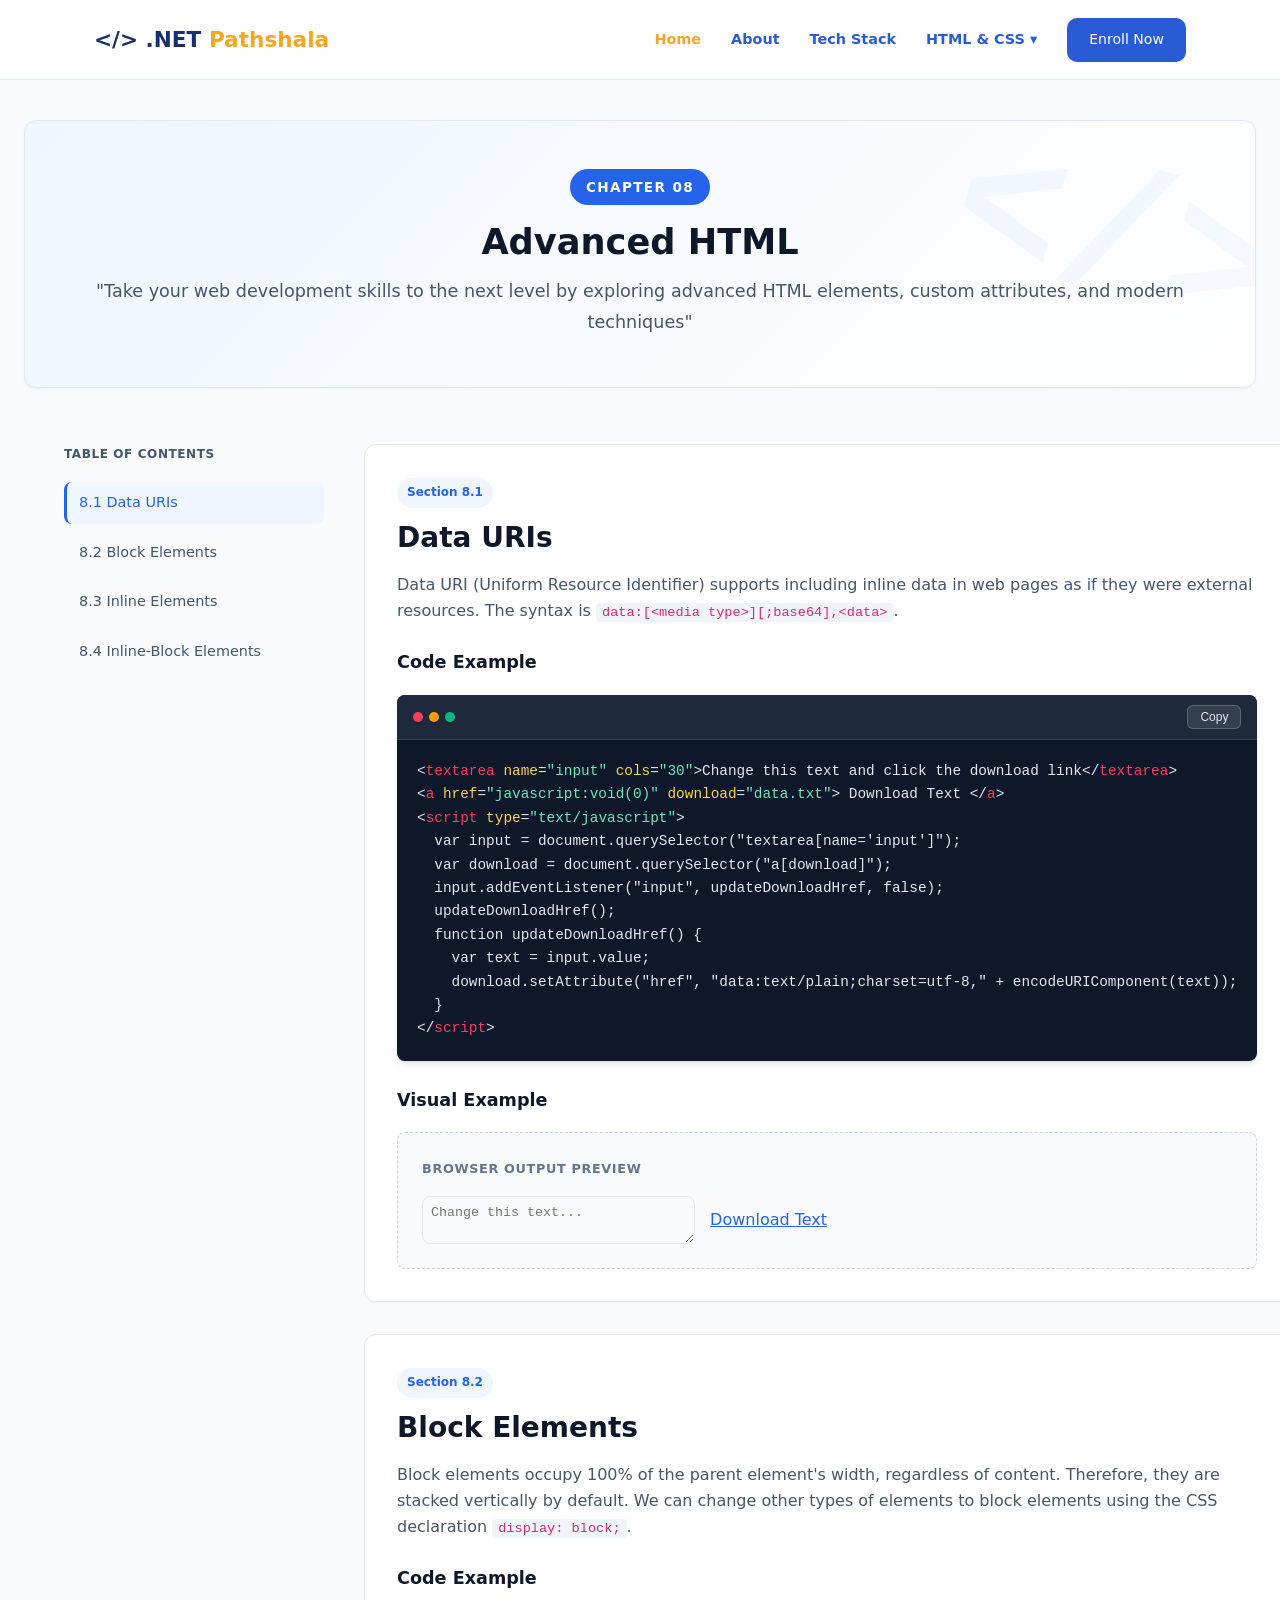
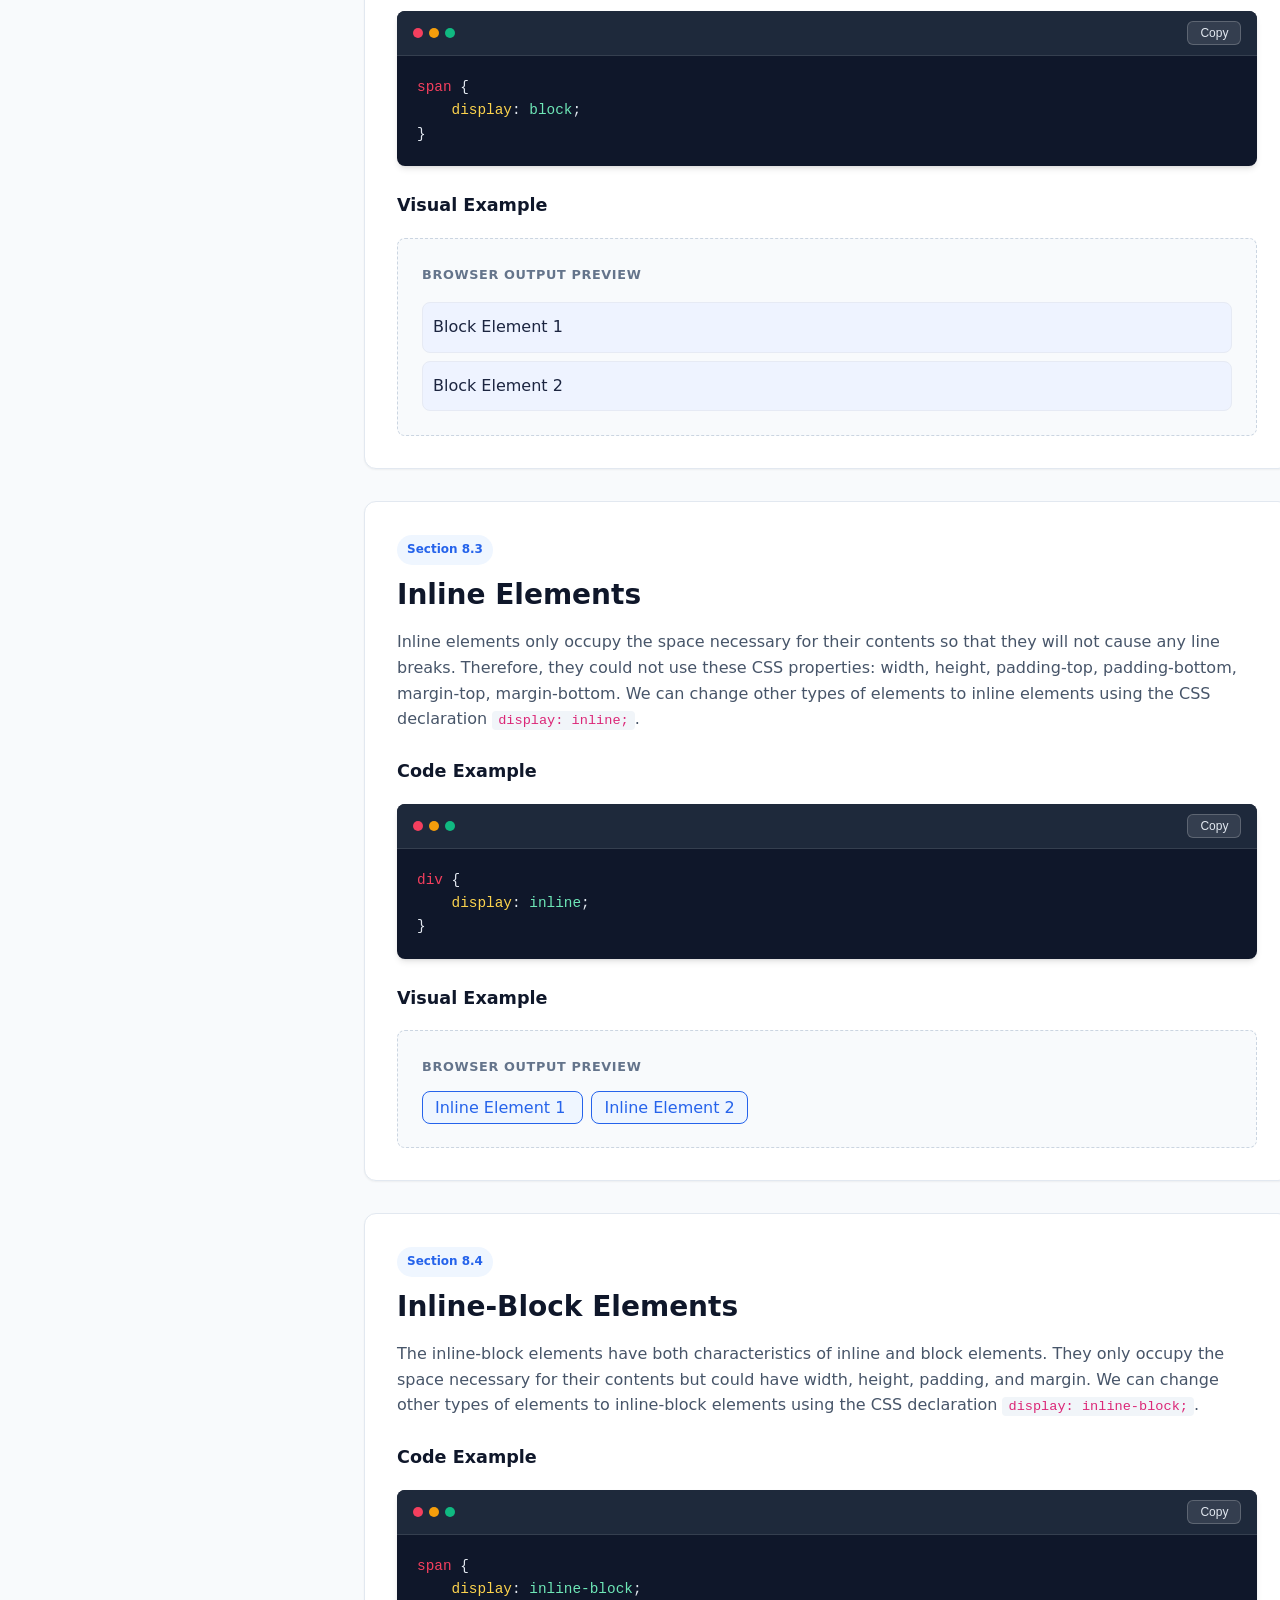
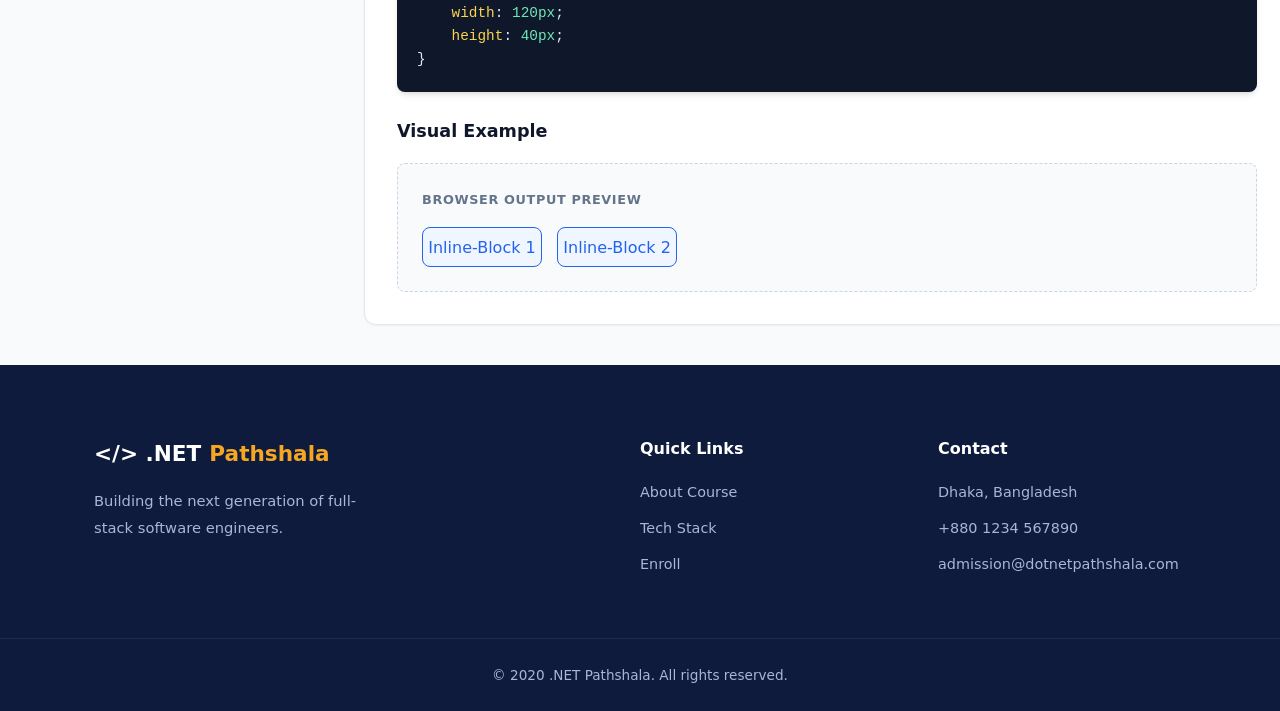
<file: chapter_08.html>
<!doctype html>
<html lang="en">
  <head>
    <meta charset="UTF-8" />
    <meta name="viewport" content="width=device-width, initial-scale=1.0" />
    <title>Chapter 08: Advanced HTML | .NET Pathshala</title>
    <link rel="stylesheet" href="style.css" />
  </head>
  <body>
    <header class="navbar" id="navbar">
      <div class="container nav-inner">
        <div class="logo">
          <a href="index.html">&lt;/&gt; .NET <span>Pathshala</span></a>
        </div>
        <nav>
          <ul class="menu" id="menu">
            <li><a href="index.html" class="active">Home</a></li>
            <li><a href="#about">About</a></li>
            <li><a href="#programs">Tech Stack</a></li>

            <li class="dropdown">
              <a href="#chapters" style="cursor: pointer">HTML & CSS ▾</a>
              <div class="dropdown-content">
                <a href="chapter_01.html">01. Getting to Know HTML</a>
                <a href="chapter_02.html">02. Basic HTML Elements</a>
                <a href="chapter_03.html">03. HTML Styles & Formatting</a>
                <a href="chapter_04.html">04. Semantic HTML</a>
                <a href="chapter_05.html">05. Web Forms</a>
                <a href="chapter_06.html">06. HTML Multimedia</a>
                <a href="chapter_07.html">07. HTML Graphics (SVG & Canvas)</a>
                <a href="chapter_08.html">08. Advanced HTML</a>
                <a href="chapter_09.html">09. HTML Events</a>
                <a href="chapter_10.html">10. HTML APIs</a>
                <a href="chapter_11.html">11. Getting to Know CSS</a>
                <a href="chapter_12.html">12. CSS Selectors</a>
                <a href="chapter_13.html">13. CSS Cascading</a>
                <a href="chapter_14.html">14. CSS Box Model</a>
                <a href="chapter_15.html">15. CSS Colors</a>
                <a href="chapter_16.html">16. CSS Text & Fonts</a>
                <a href="chapter_17.html">17. CSS Backgrounds</a>
                <a href="chapter_18.html">18. CSS Display & Effects</a>
                <a href="chapter_19.html">19. CSS Layout (Flexbox & Grid)</a>
                <a href="chapter_20.html">20. CSS Transitions & Animations</a>
                <a href="chapter_21.html">21. Advanced CSS</a>
                <a href="chapter_22.html">22. Responsive CSS</a>
              </div>
            </li>

            <li>
              <a href="#admission" class="btn small">Enroll Now</a>
            </li>
          </ul>
        </nav>
        <button class="hamburger" id="hamburger" aria-label="Toggle menu">
          <span></span><span></span><span></span>
        </button>
      </div>
    </header>
    <div class="header-container">
      <header class="page-header">
        <span class="chapter-badge">Chapter 08</span>
        <h1>Advanced HTML</h1>
        <h2>
          "Take your web development skills to the next level by exploring
          advanced HTML elements, custom attributes, and modern techniques"
        </h2>
      </header>
    </div>

    <div class="layout-container">
      <nav class="sidebar">
        <h3>Table of Contents</h3>
        <ol>
          <li>
            <a href="#dataURIs">8.1 Data URIs</a>
          </li>
          <li>
            <a href="#blockElements">8.2 Block Elements</a>
          </li>
          <li>
            <a href="#inlineElements">8.3 Inline Elements</a>
          </li>
          <li>
            <a href="#inlineBlockElements">8.4 Inline-Block Elements</a>
          </li>
        </ol>
      </nav>

      <main class="main-content">
        <section id="dataURIs" class="card">
          <span class="card-badge">Section 8.1</span>
          <h1>Data URIs</h1>
          <p>
            Data URI (Uniform Resource Identifier) supports including inline
            data in web pages as if they were external resources. The syntax is
            <code class="inline-code"
              >data:[&lt;media type&gt;][;base64],&lt;data&gt;</code
            >.
          </p>

          <h3>Code Example</h3>
          <div class="code-window">
            <div class="code-header">
              <div class="mac-dots">
                <div class="dot dot-red"></div>
                <div class="dot dot-yellow"></div>
                <div class="dot dot-green"></div>
              </div>
              <button class="copy-btn">Copy</button>
            </div>
            <pre><code>&lt;<span class="tag">textarea</span> <span class="attr">name</span>=<span class="val">"input"</span> <span class="attr">cols</span>=<span class="val">"30"</span>&gt;Change this text and click the download link&lt;/<span class="tag">textarea</span>&gt;
&lt;<span class="tag">a</span> <span class="attr">href</span>=<span class="val">"javascript:void(0)"</span> <span class="attr">download</span>=<span class="val">"data.txt"</span>&gt; Download Text &lt;/<span class="tag">a</span>&gt;
&lt;<span class="tag">script</span> <span class="attr">type</span>=<span class="val">"text/javascript"</span>&gt;
  var input = document.querySelector("textarea[name='input']");
  var download = document.querySelector("a[download]");
  input.addEventListener("input", updateDownloadHref, false);
  updateDownloadHref();
  function updateDownloadHref() {
    var text = input.value;
    download.setAttribute("href", "data:text/plain;charset=utf-8," + encodeURIComponent(text));
  }
&lt;/<span class="tag">script</span>&gt;</code></pre>
          </div>

          <h3>Visual Example</h3>
          <div class="preview-window">
            <span class="preview-label">Browser Output Preview</span>
            <textarea
              id="previewTextarea"
              cols="30"
              style="
                vertical-align: middle;
                background-color: #f8fafc;
                color: #0f172a;
                border: 1px solid #e2e8f0;
                border-radius: 8px;
                padding: 8px;
              "
              placeholder="Change this text..."
            ></textarea>
            <a
              id="previewDownload"
              href="javascript:void(0)"
              download="data.txt"
              style="
                vertical-align: middle;
                margin-left: 10px;
                color: #2563eb;
                text-decoration: underline;
              "
              >Download Text</a
            >
            <script>
              (function () {
                var previewInput = document.getElementById("previewTextarea");
                var previewDownload =
                  document.getElementById("previewDownload");

                function updatePreviewDownloadHref() {
                  var text = previewInput.value;
                  previewDownload.setAttribute(
                    "href",
                    "data:text/plain;charset=utf-8," + encodeURIComponent(text),
                  );
                }

                if (previewInput && previewDownload) {
                  previewInput.addEventListener(
                    "input",
                    updatePreviewDownloadHref,
                    false,
                  );
                  updatePreviewDownloadHref();
                }
              })();
            </script>
          </div>
        </section>

        <section id="blockElements" class="card">
          <span class="card-badge">Section 8.2</span>
          <h1>Block Elements</h1>
          <p>
            Block elements occupy 100% of the parent element's width, regardless
            of content. Therefore, they are stacked vertically by default. We
            can change other types of elements to block elements using the CSS
            declaration
            <code class="inline-code">display: block;</code>.
          </p>

          <h3>Code Example</h3>
          <div class="code-window">
            <div class="code-header">
              <div class="mac-dots">
                <div class="dot dot-red"></div>
                <div class="dot dot-yellow"></div>
                <div class="dot dot-green"></div>
              </div>
              <button class="copy-btn">Copy</button>
            </div>
            <pre><code><span class="tag">span</span> {
    <span class="attr">display</span>: <span class="val">block</span>;
}</code></pre>
          </div>

          <h3>Visual Example</h3>
          <div class="preview-window">
            <span class="preview-label">Browser Output Preview</span>
            <div
              style="
                background-color: #eef3ff;
                color: #1c2540;
                border: 1px solid #e6eaf4;
                border-radius: 8px;
                padding: 10px;
                margin-bottom: 8px;
                display: block;
              "
            >
              Block Element 1
            </div>
            <div
              style="
                background-color: #eef3ff;
                color: #1c2540;
                border: 1px solid #e6eaf4;
                border-radius: 8px;
                padding: 10px;
                display: block;
              "
            >
              Block Element 2
            </div>
          </div>
        </section>

        <section id="inlineElements" class="card">
          <span class="card-badge">Section 8.3</span>
          <h1>Inline Elements</h1>
          <p>
            Inline elements only occupy the space necessary for their contents
            so that they will not cause any line breaks. Therefore, they could
            not use these CSS properties: width, height, padding-top,
            padding-bottom, margin-top, margin-bottom. We can change other types
            of elements to inline elements using the CSS declaration
            <code class="inline-code">display: inline;</code>.
          </p>

          <h3>Code Example</h3>
          <div class="code-window">
            <div class="code-header">
              <div class="mac-dots">
                <div class="dot dot-red"></div>
                <div class="dot dot-yellow"></div>
                <div class="dot dot-green"></div>
              </div>
              <button class="copy-btn">Copy</button>
            </div>
            <pre><code><span class="tag">div</span> {
    <span class="attr">display</span>: <span class="val">inline</span>;
}</code></pre>
          </div>

          <h3>Visual Example</h3>
          <div class="preview-window">
            <span class="preview-label">Browser Output Preview</span>
            <div
              style="
                background-color: #eff6ff;
                color: #2563eb;
                padding: 6px 12px;
                border: 1px solid #2563eb;
                border-radius: 8px;
                display: inline;
                margin-right: 8px;
              "
            >
              Inline Element 1
            </div>
            <div
              style="
                background-color: #eff6ff;
                color: #2563eb;
                padding: 6px 12px;
                border: 1px solid #2563eb;
                border-radius: 8px;
                display: inline;
              "
            >
              Inline Element 2
            </div>
          </div>
        </section>

        <section id="inlineBlockElements" class="card">
          <span class="card-badge">Section 8.4</span>
          <h1>Inline-Block Elements</h1>
          <p>
            The inline-block elements have both characteristics of inline and
            block elements. They only occupy the space necessary for their
            contents but could have width, height, padding, and margin. We can
            change other types of elements to inline-block elements using the
            CSS declaration
            <code class="inline-code">display: inline-block;</code>.
          </p>

          <h3>Code Example</h3>
          <div class="code-window">
            <div class="code-header">
              <div class="mac-dots">
                <div class="dot dot-red"></div>
                <div class="dot dot-yellow"></div>
                <div class="dot dot-green"></div>
              </div>
              <button class="copy-btn">Copy</button>
            </div>
            <pre><code><span class="tag">span</span> {
    <span class="attr">display</span>: <span class="val">inline-block</span>;
    <span class="attr">width</span>: <span class="val">120px</span>;
    <span class="attr">height</span>: <span class="val">40px</span>;
}</code></pre>
          </div>

          <h3>Visual Example</h3>
          <div class="preview-window">
            <span class="preview-label">Browser Output Preview</span>
            <span
              style="
                display: inline-block;
                width: 120px;
                height: 40px;
                background-color: #eff6ff;
                color: #2563eb;
                border: 1px solid #2563eb;
                border-radius: 8px;
                text-align: center;
                line-height: 40px;
                margin-right: 10px;
              "
              >Inline-Block 1</span
            >
            <span
              style="
                display: inline-block;
                width: 120px;
                height: 40px;
                background-color: #eff6ff;
                color: #2563eb;
                border: 1px solid #2563eb;
                border-radius: 8px;
                text-align: center;
                line-height: 40px;
              "
              >Inline-Block 2</span
            >
          </div>
        </section>
      </main>
    </div>

    <footer>
      <div class="container foot-grid">
        <div>
          <a href="index.html" class="logo light"
            >&lt;/&gt; .NET <span>Pathshala</span></a
          >
          <p>Building the next generation of full-stack software engineers.</p>
        </div>
        <div>
          <h4>Quick Links</h4>
          <ul>
            <li><a href="#about">About Course</a></li>
            <li><a href="#programs">Tech Stack</a></li>
            <li><a href="#admission">Enroll</a></li>
          </ul>
        </div>
        <div>
          <h4>Contact</h4>
          <ul>
            <li>Dhaka, Bangladesh</li>
            <li>+880 1234 567890</li>
            <li>admission@dotnetpathshala.com</li>
          </ul>
        </div>
      </div>
      <div class="copy">
        &copy; <span id="year">2020</span> .NET Pathshala. All rights reserved.
      </div>
    </footer>
    <script src="script.js"></script>
  </body>
</html>
</file>
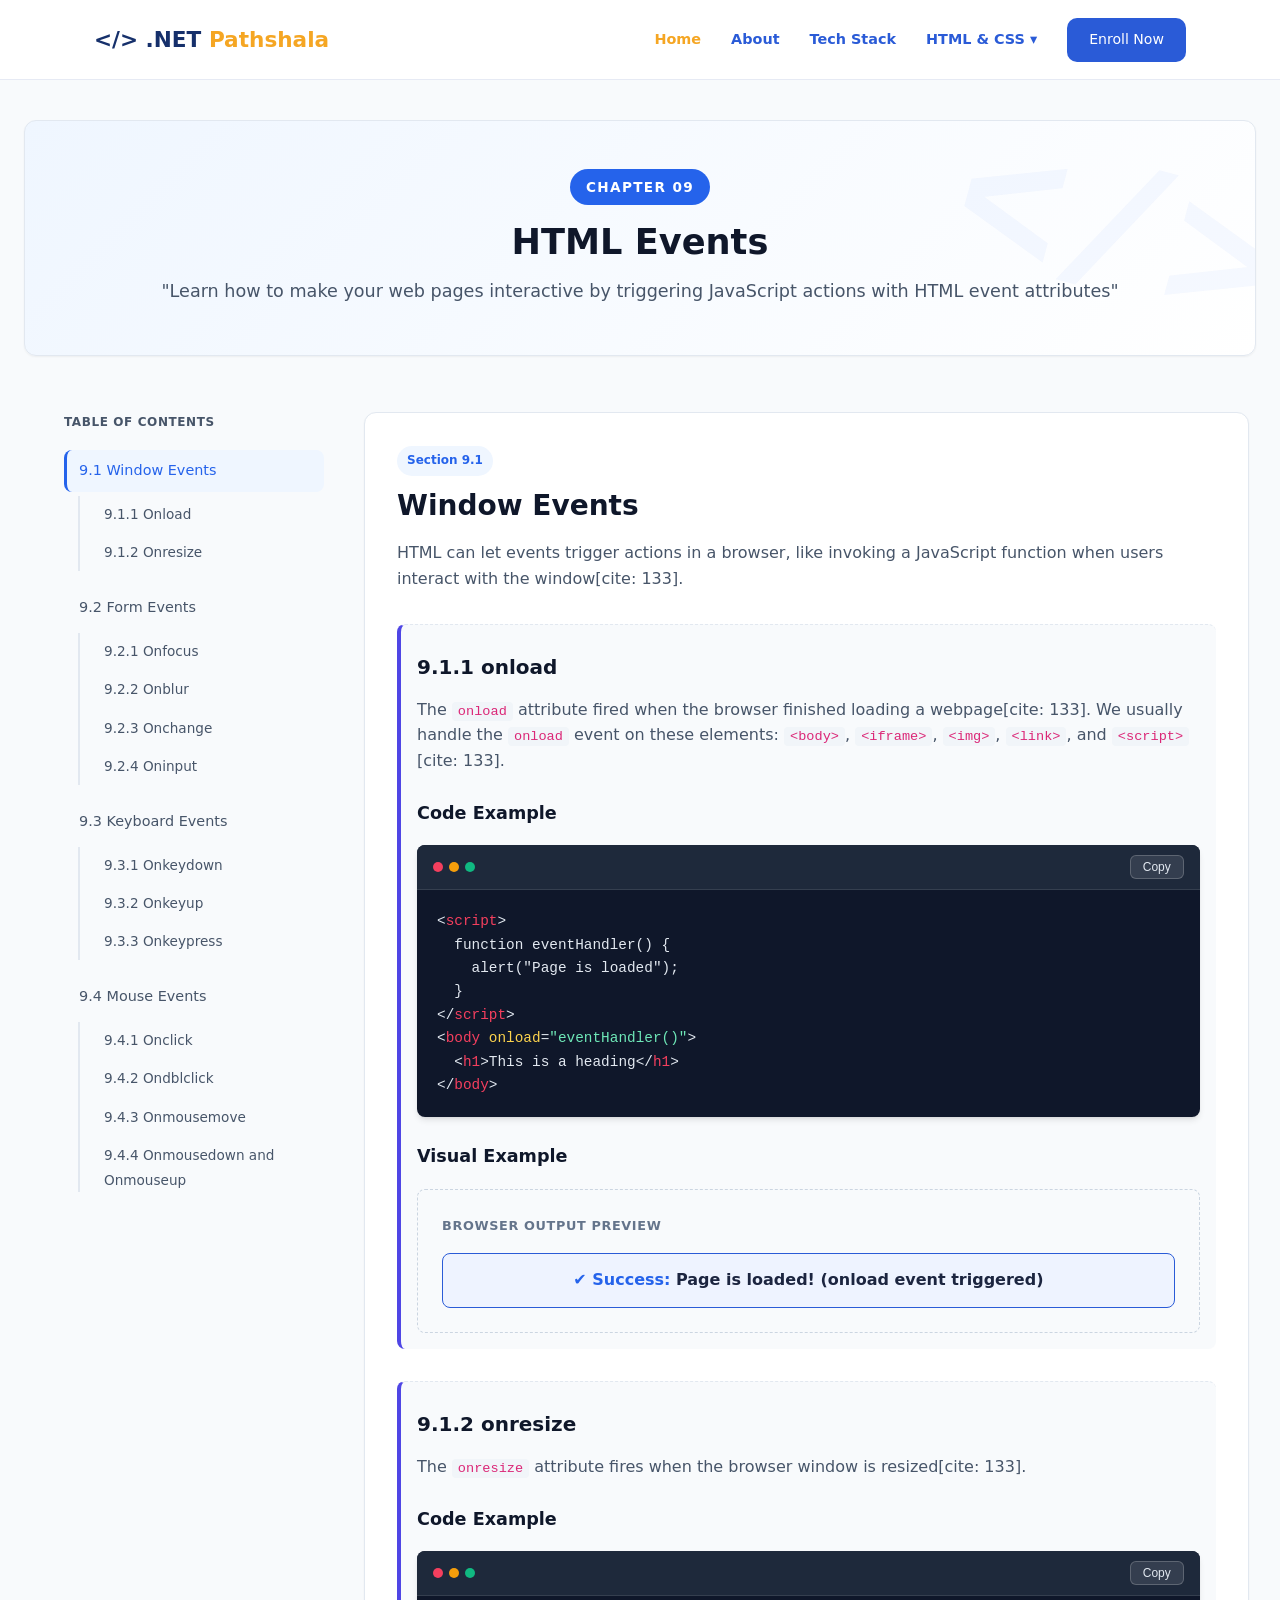
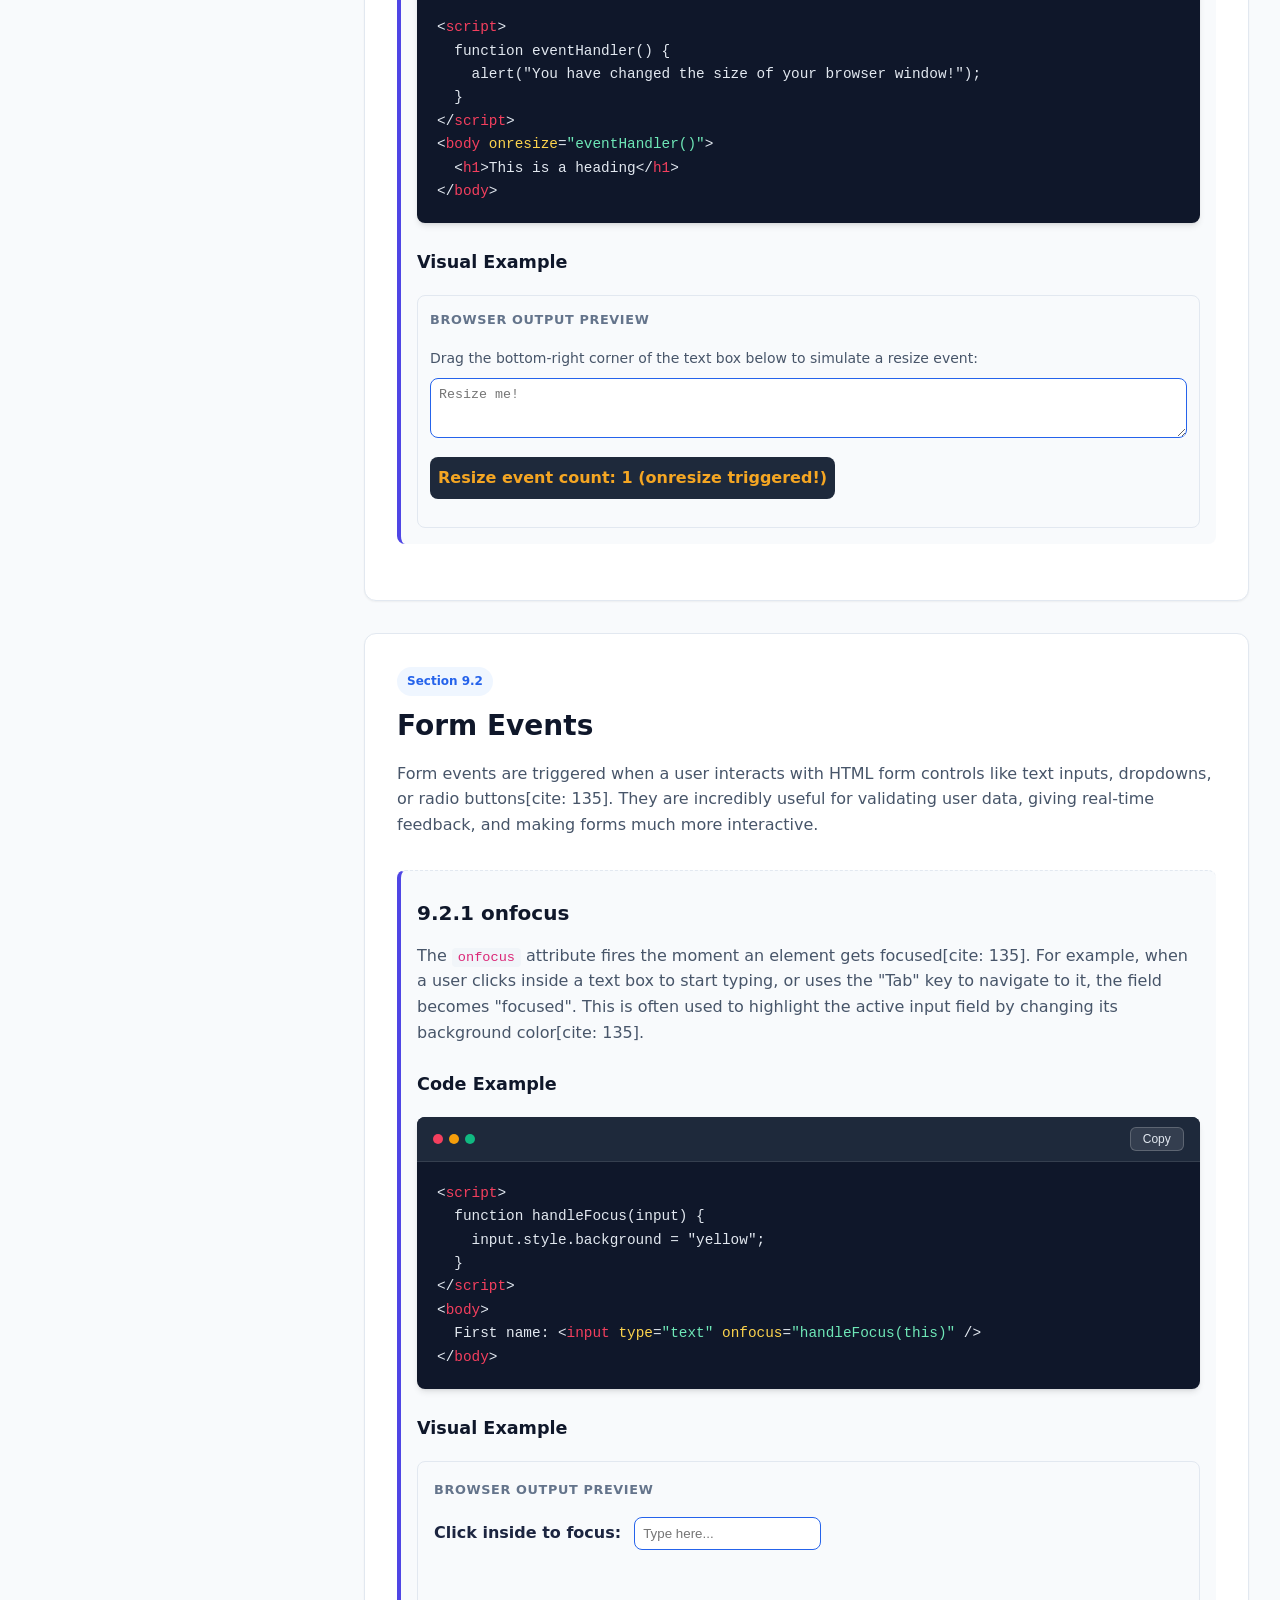
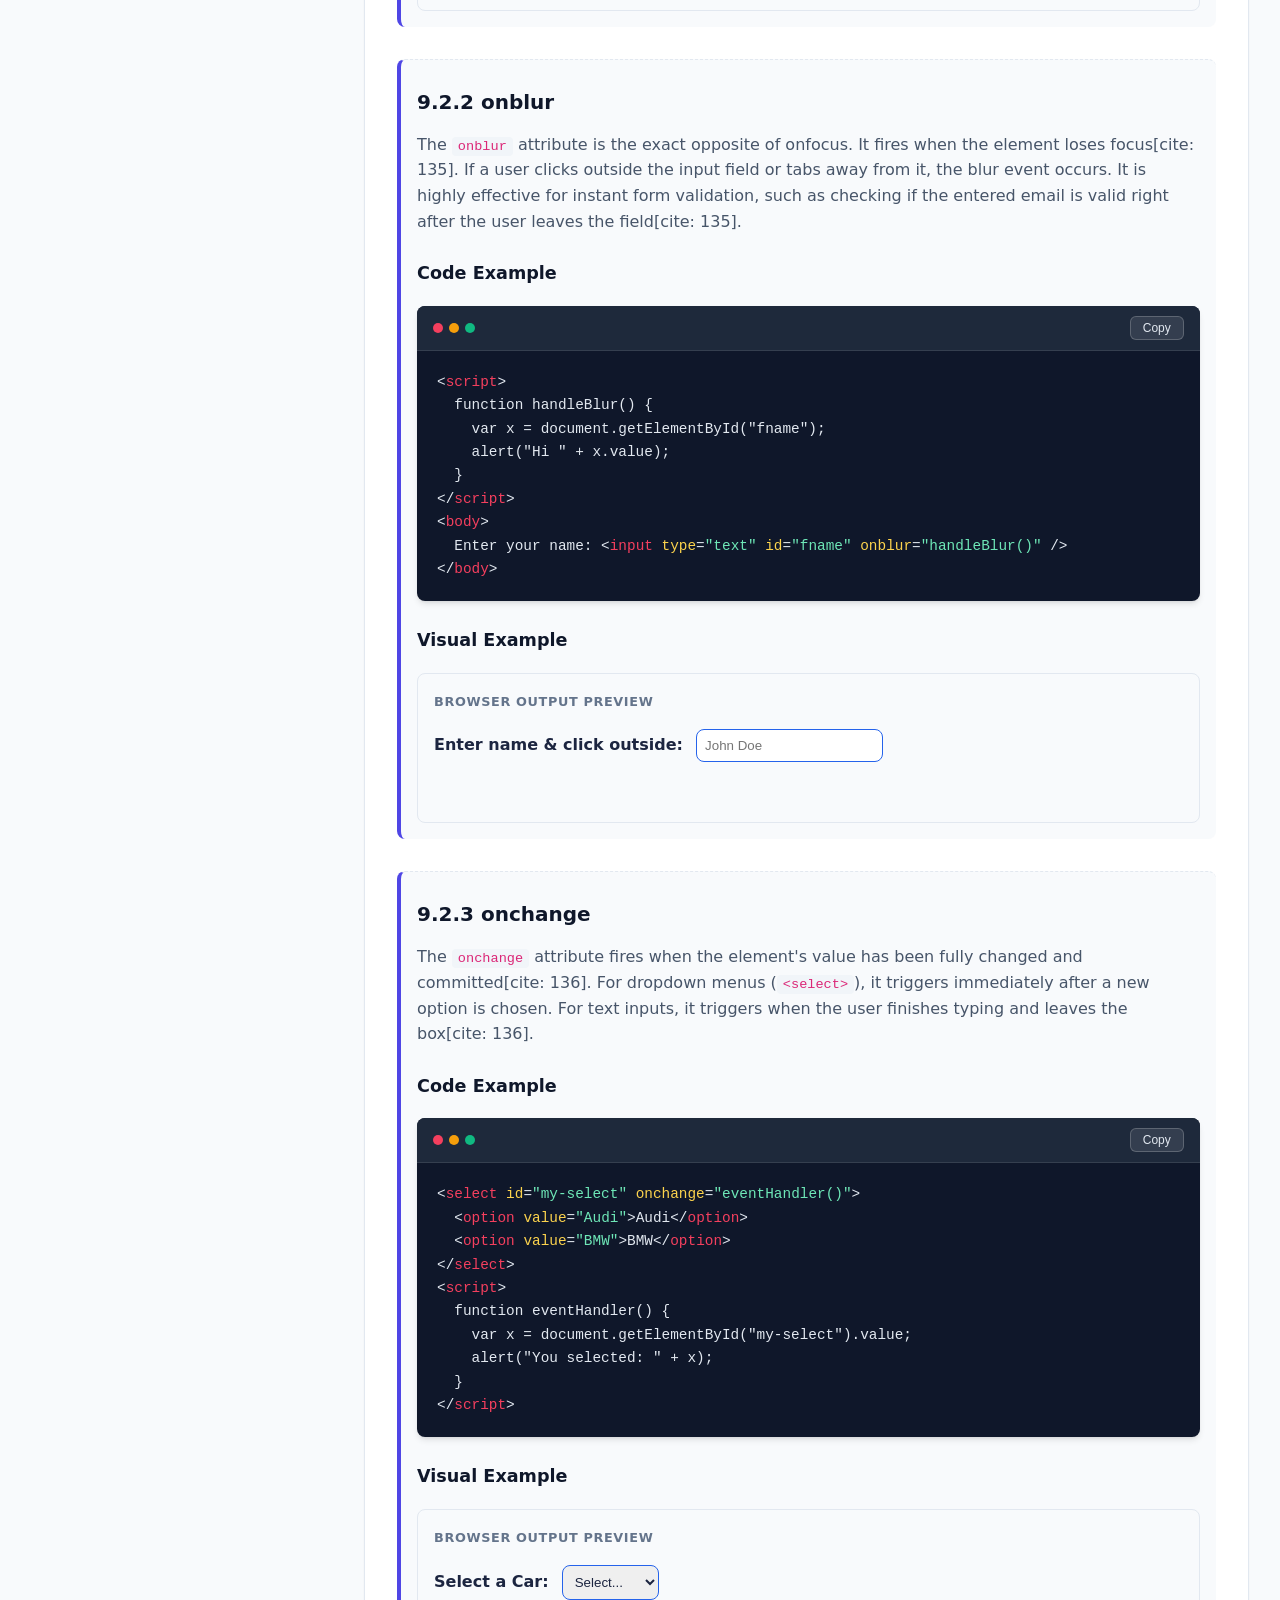
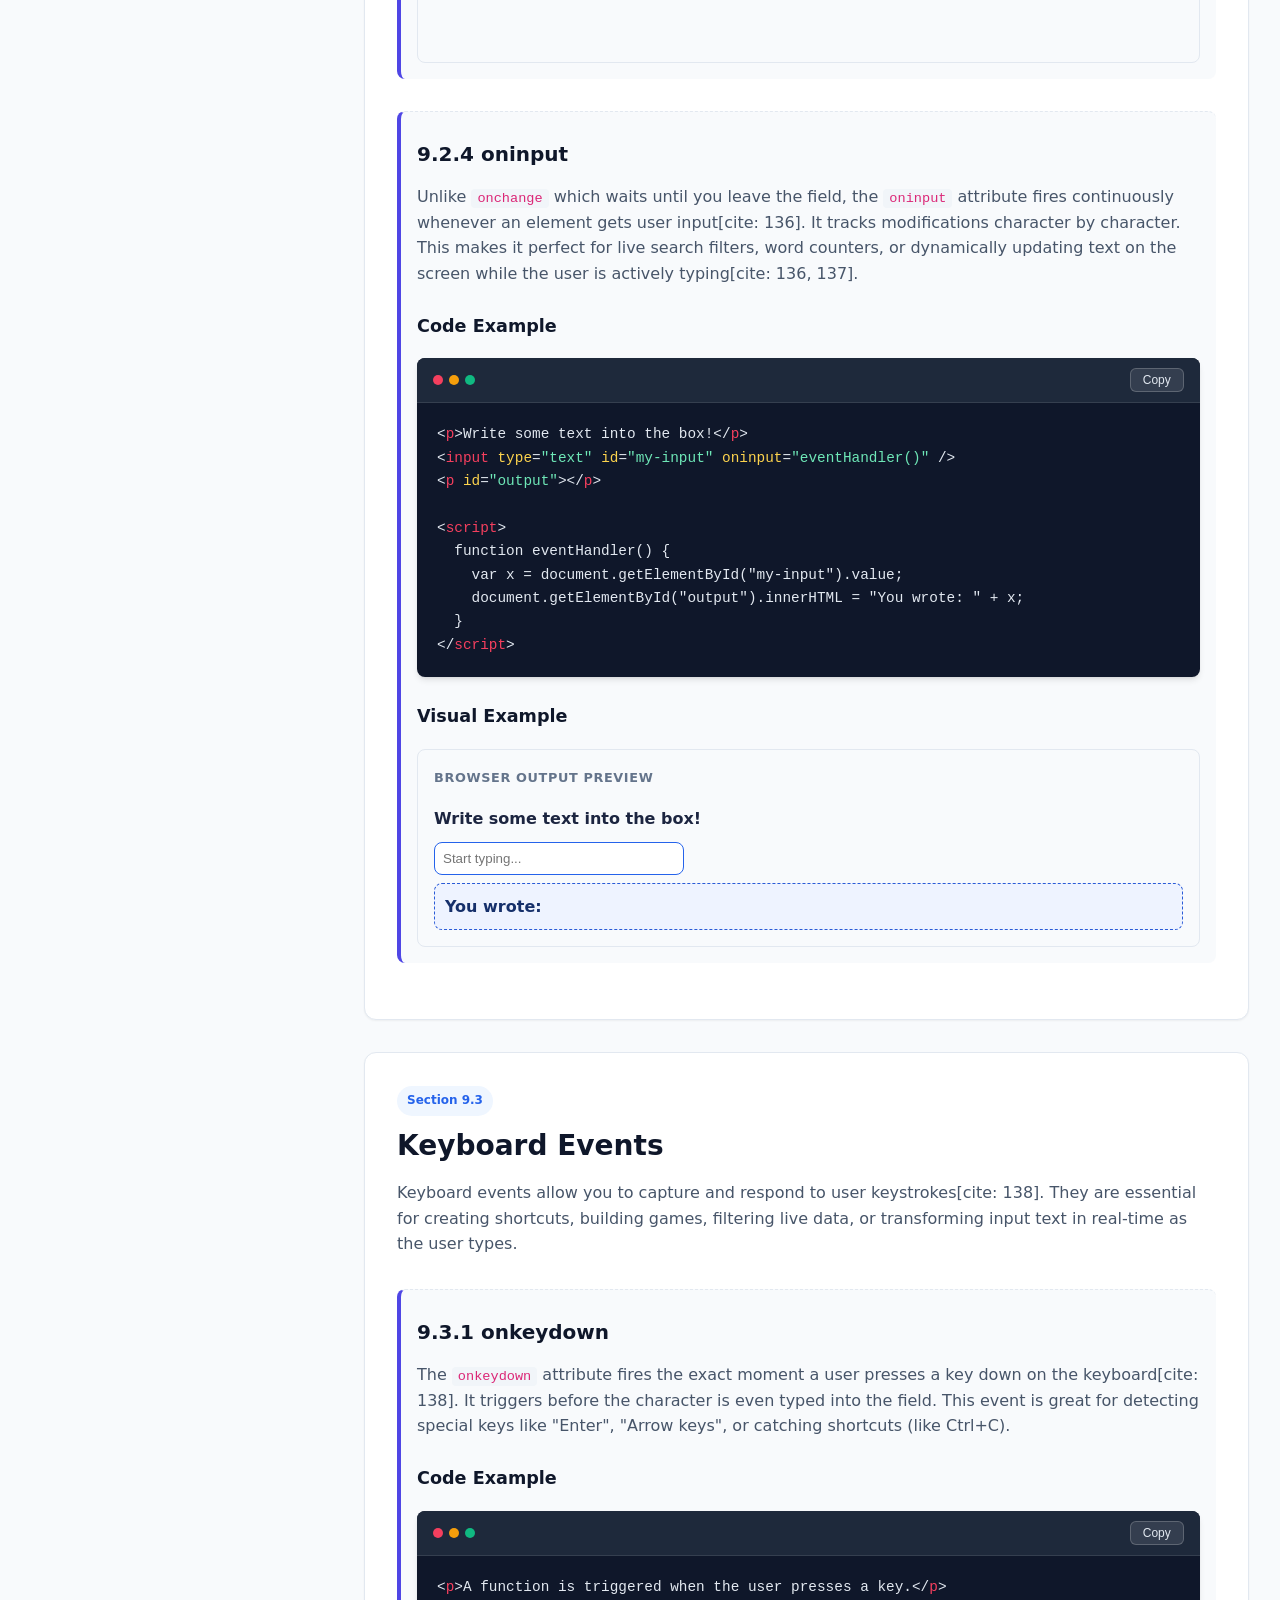
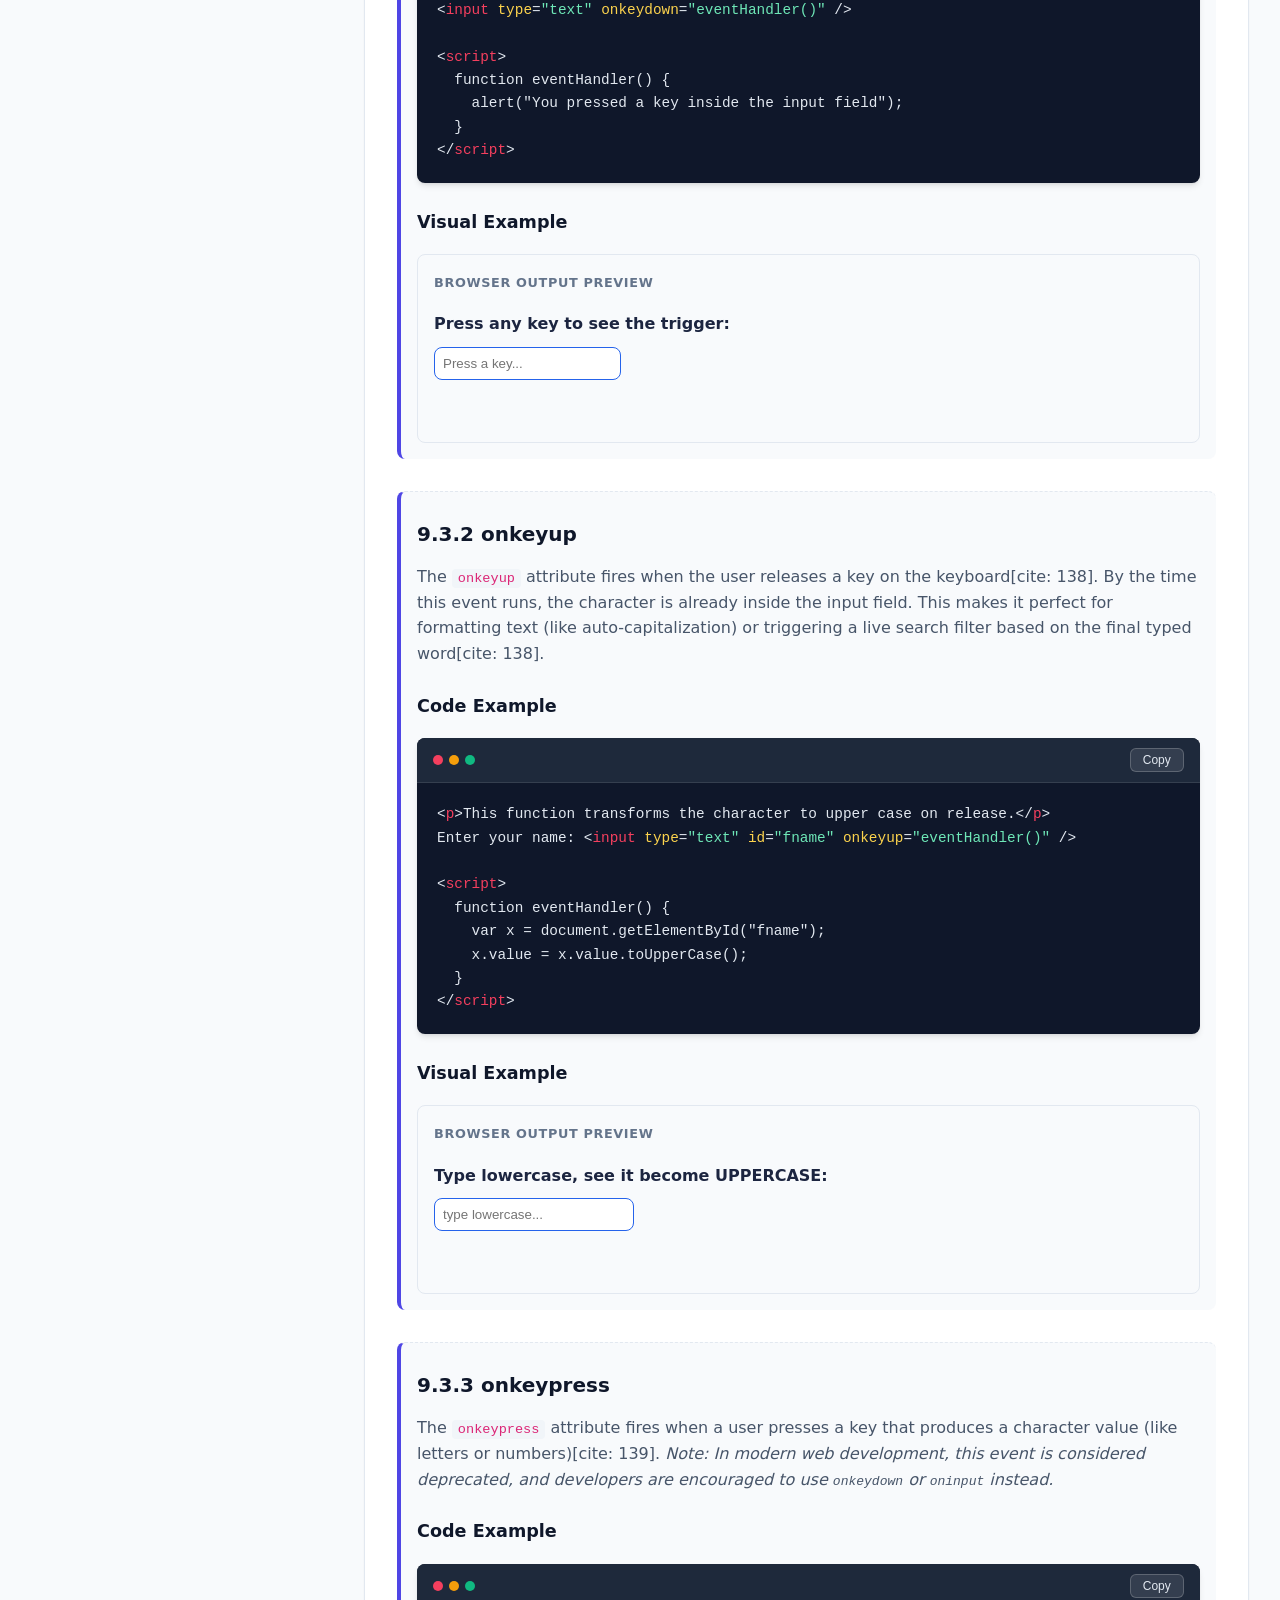
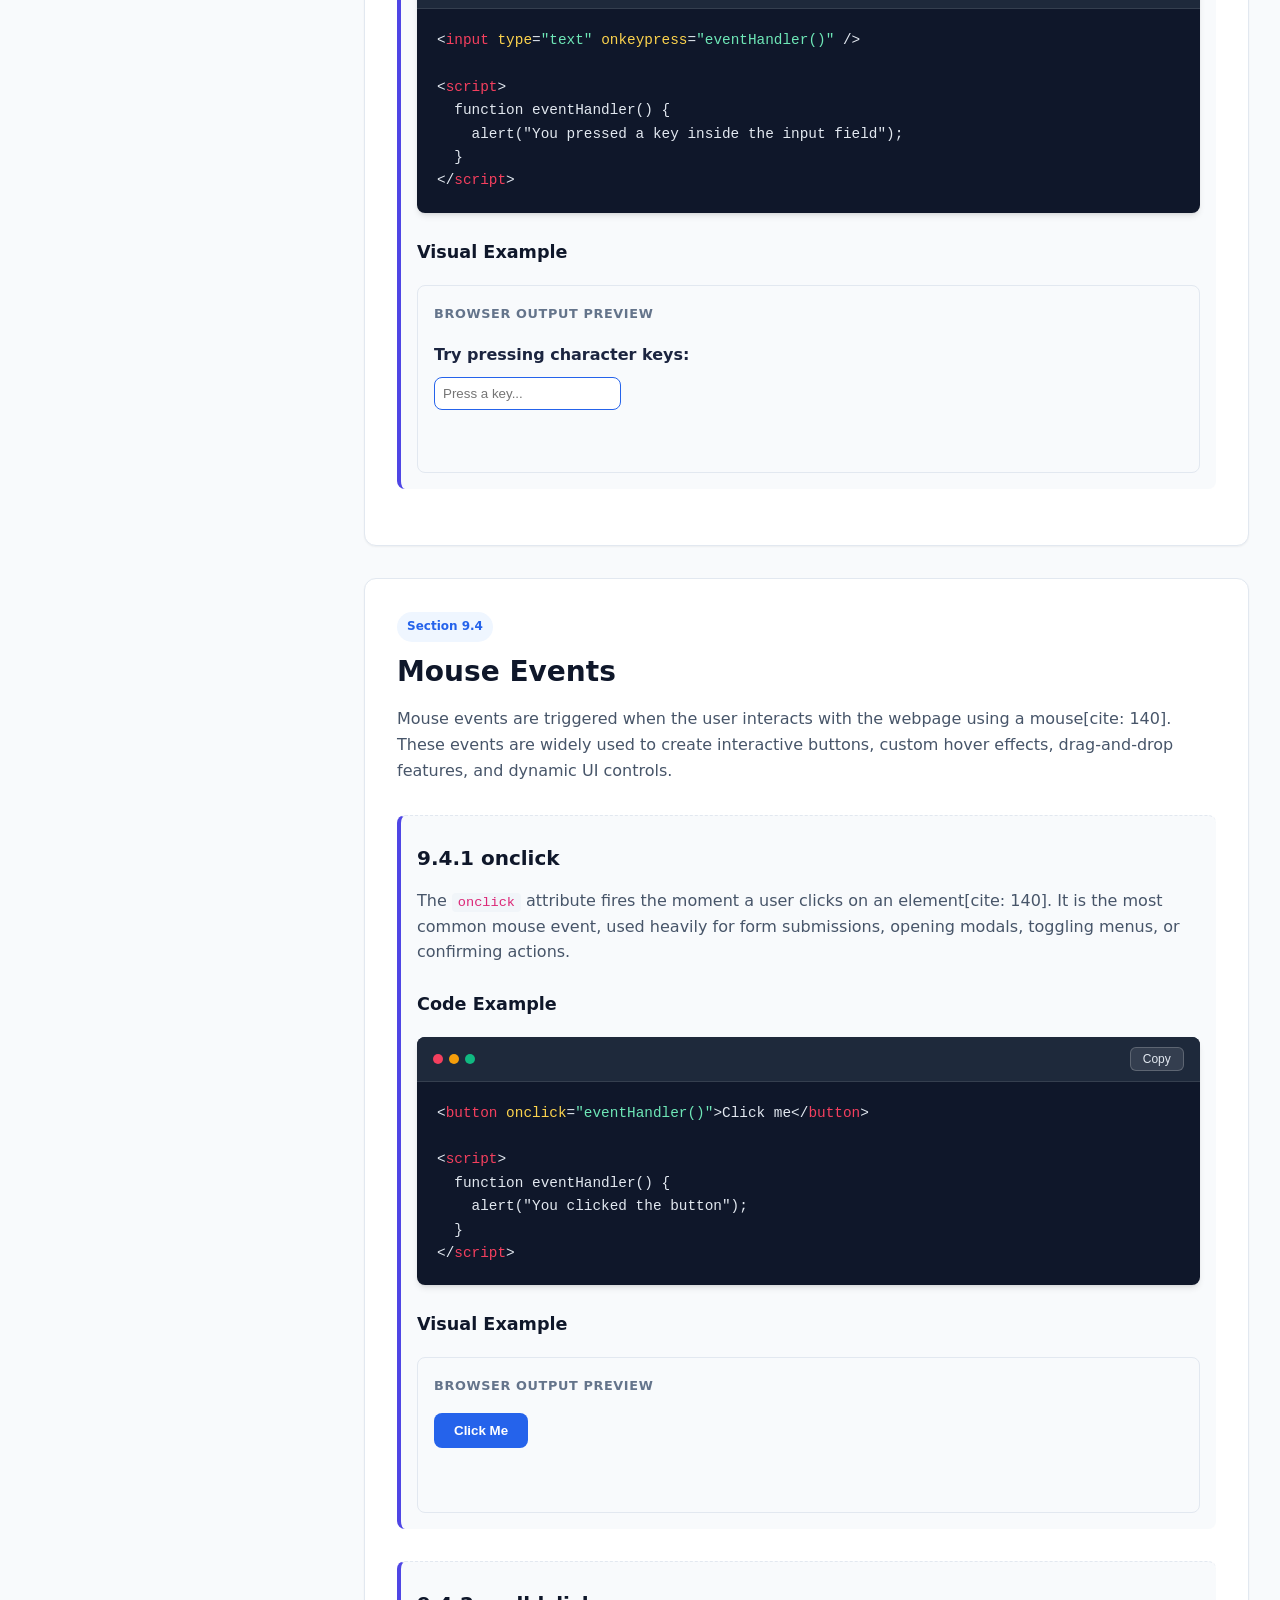
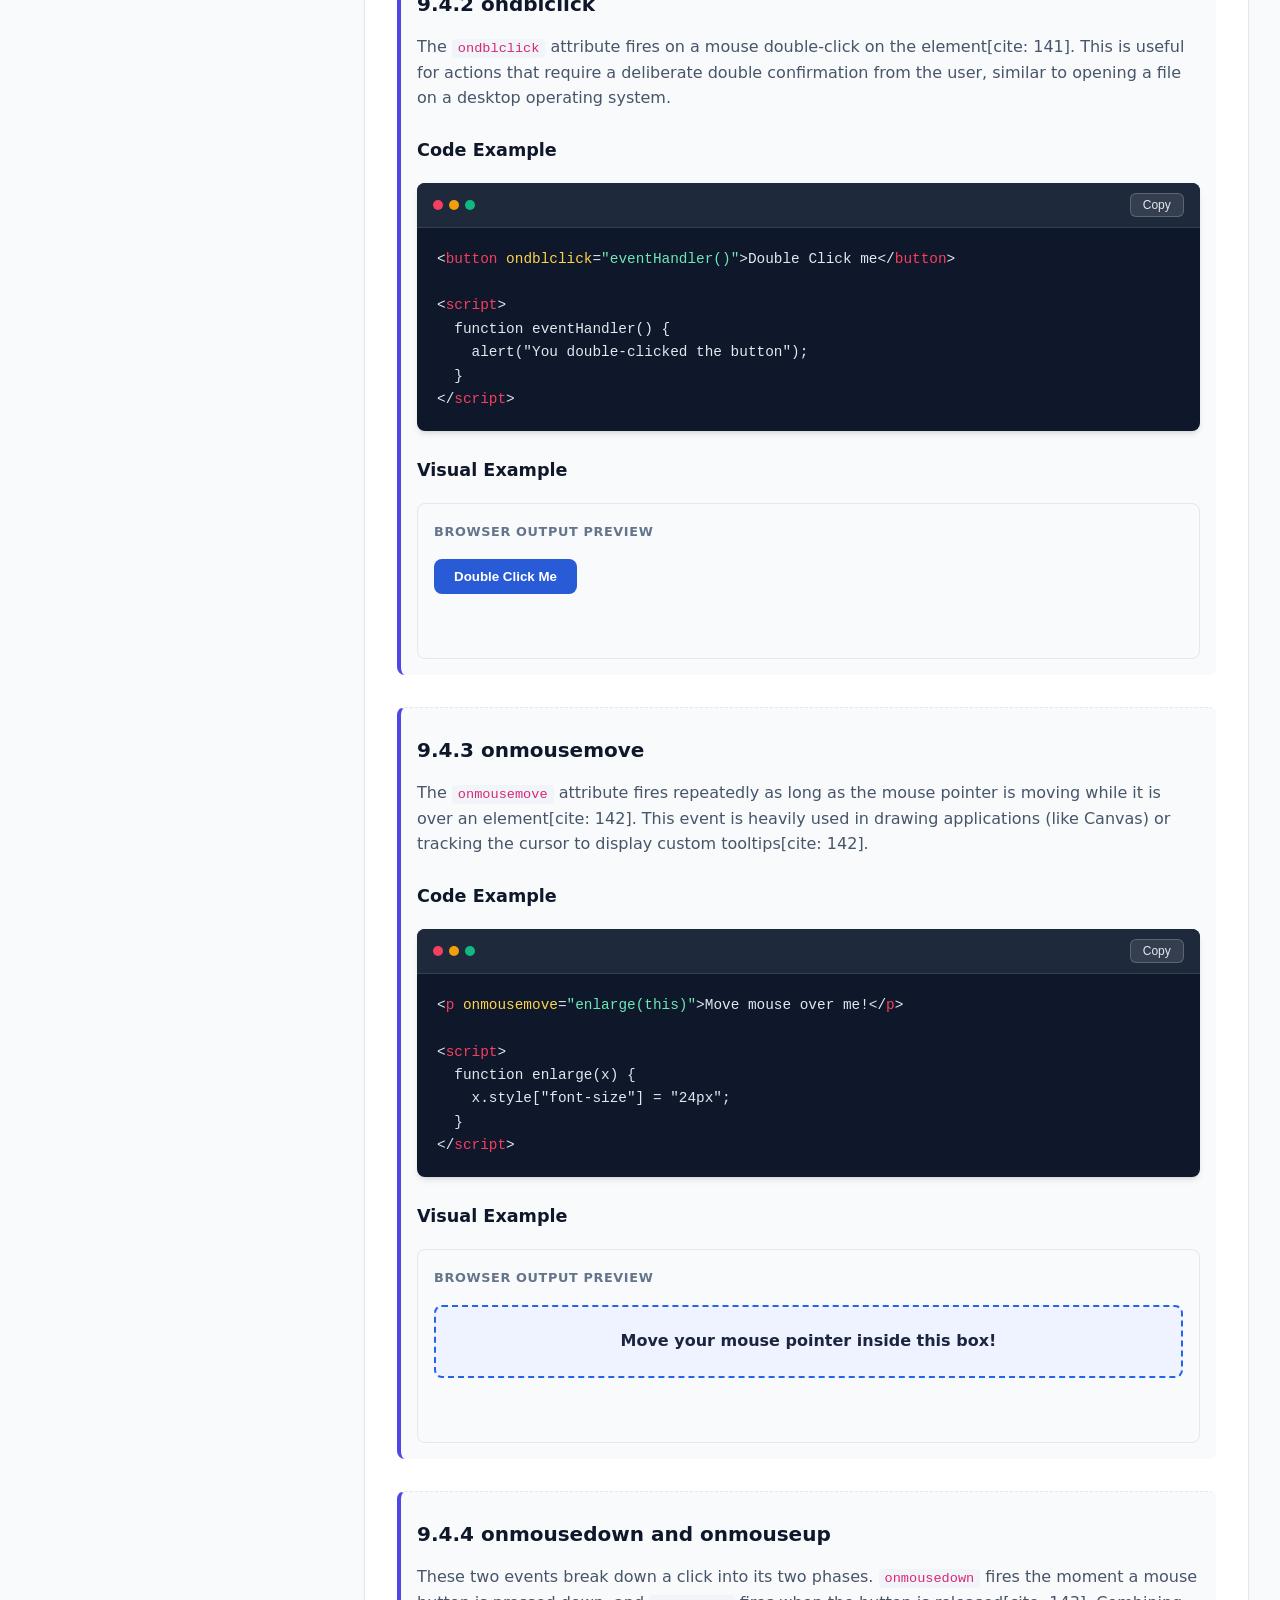
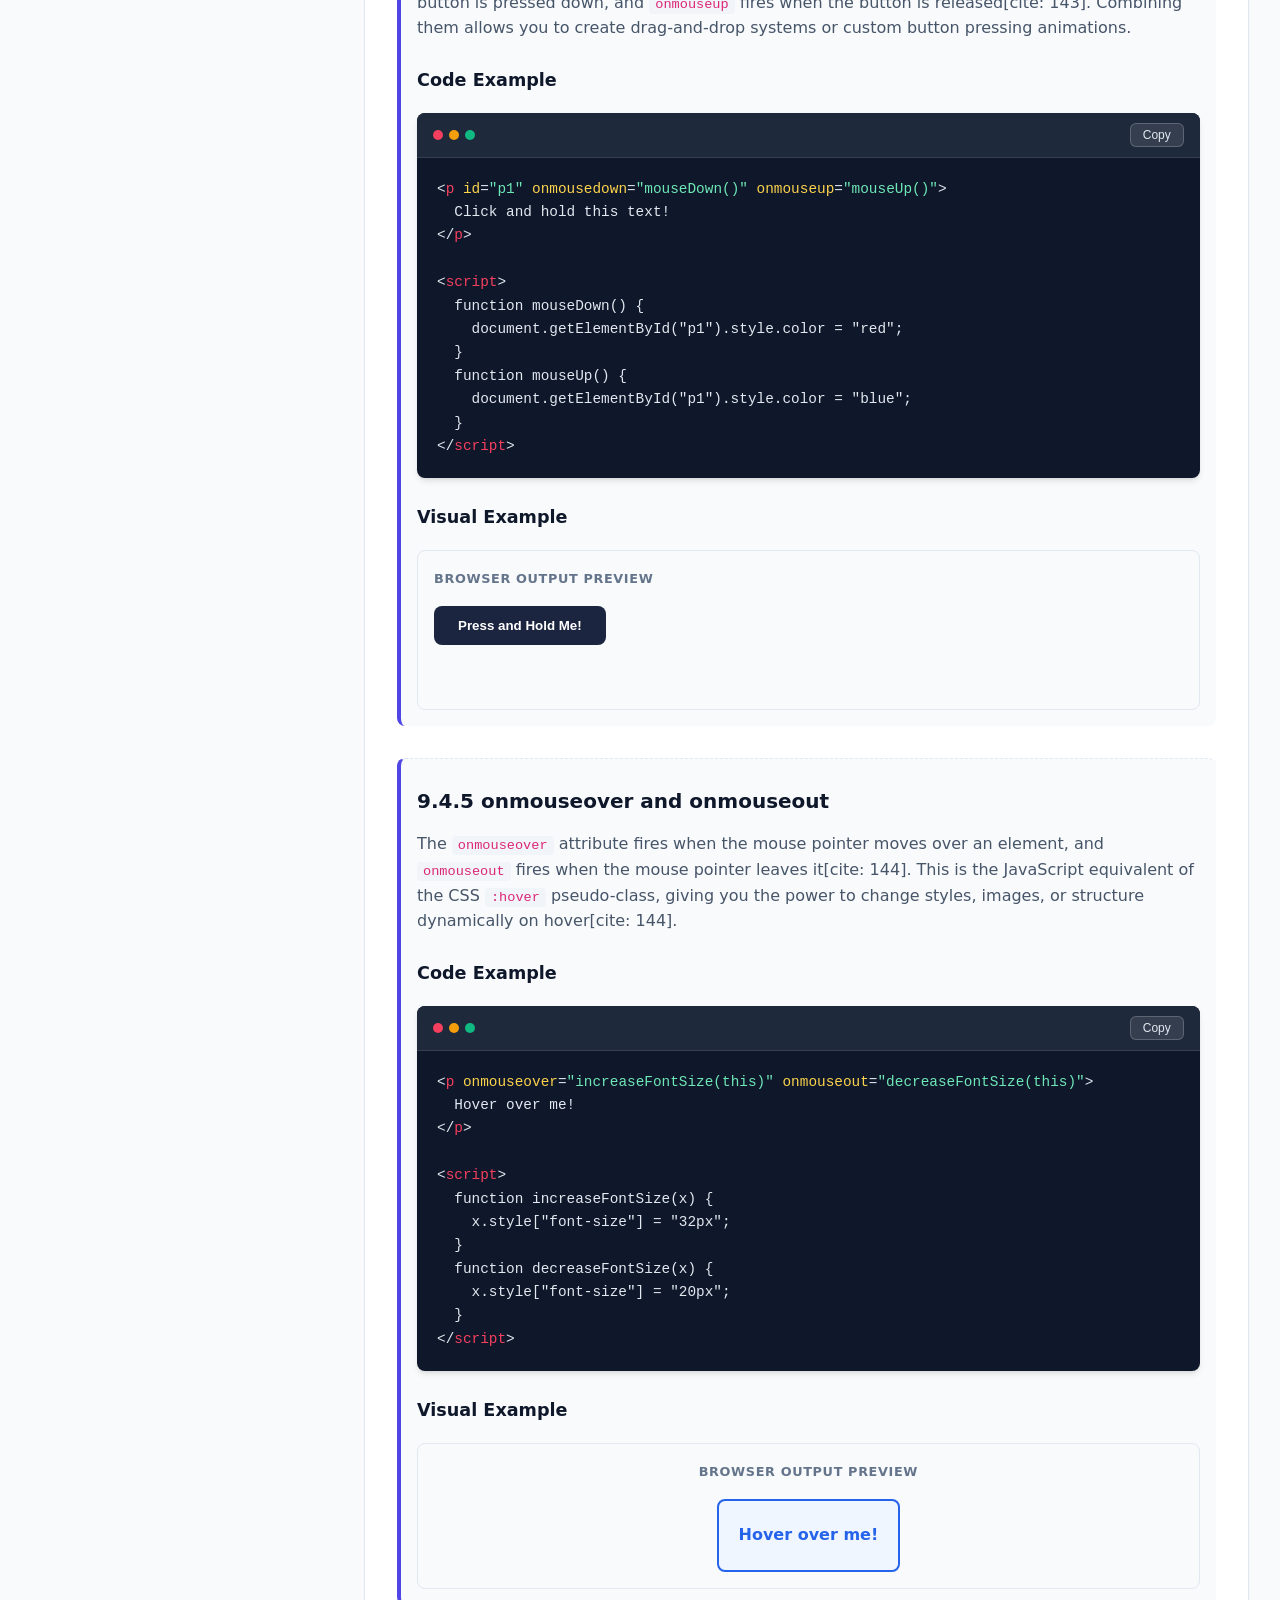
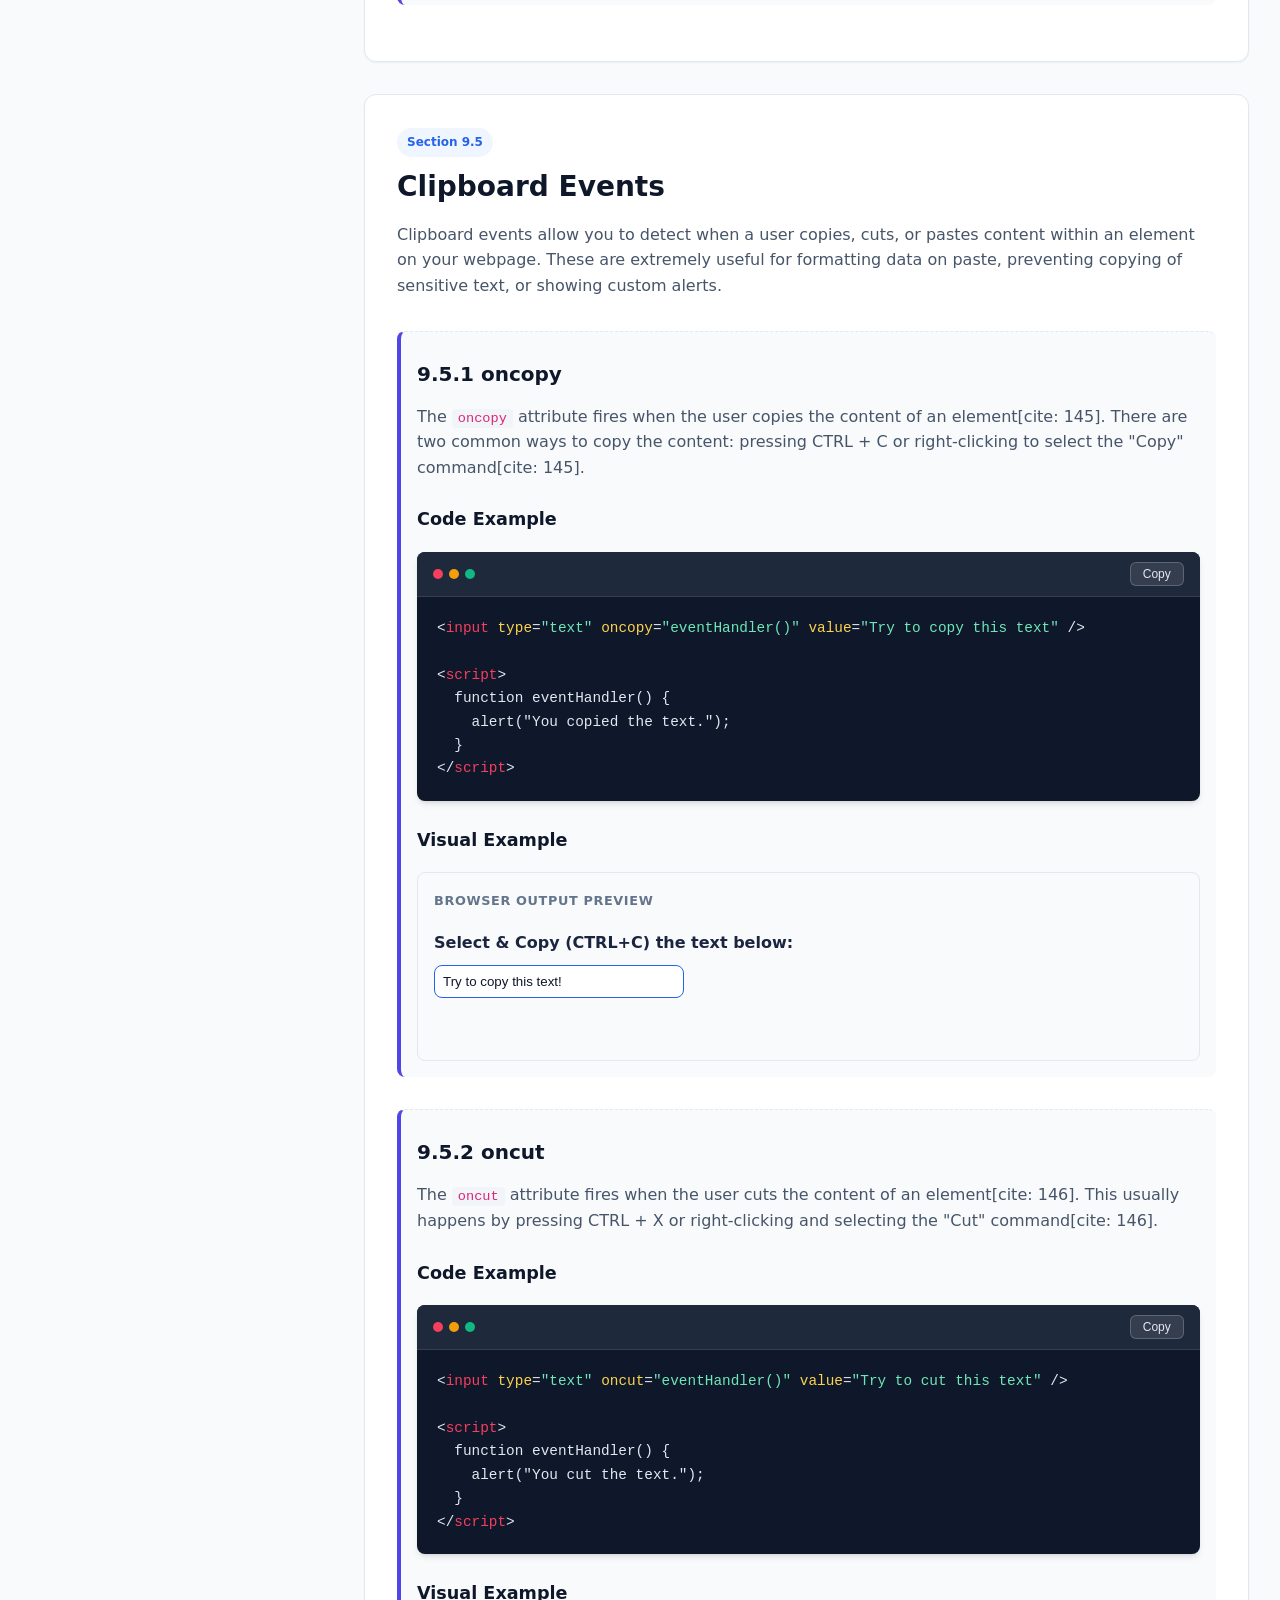
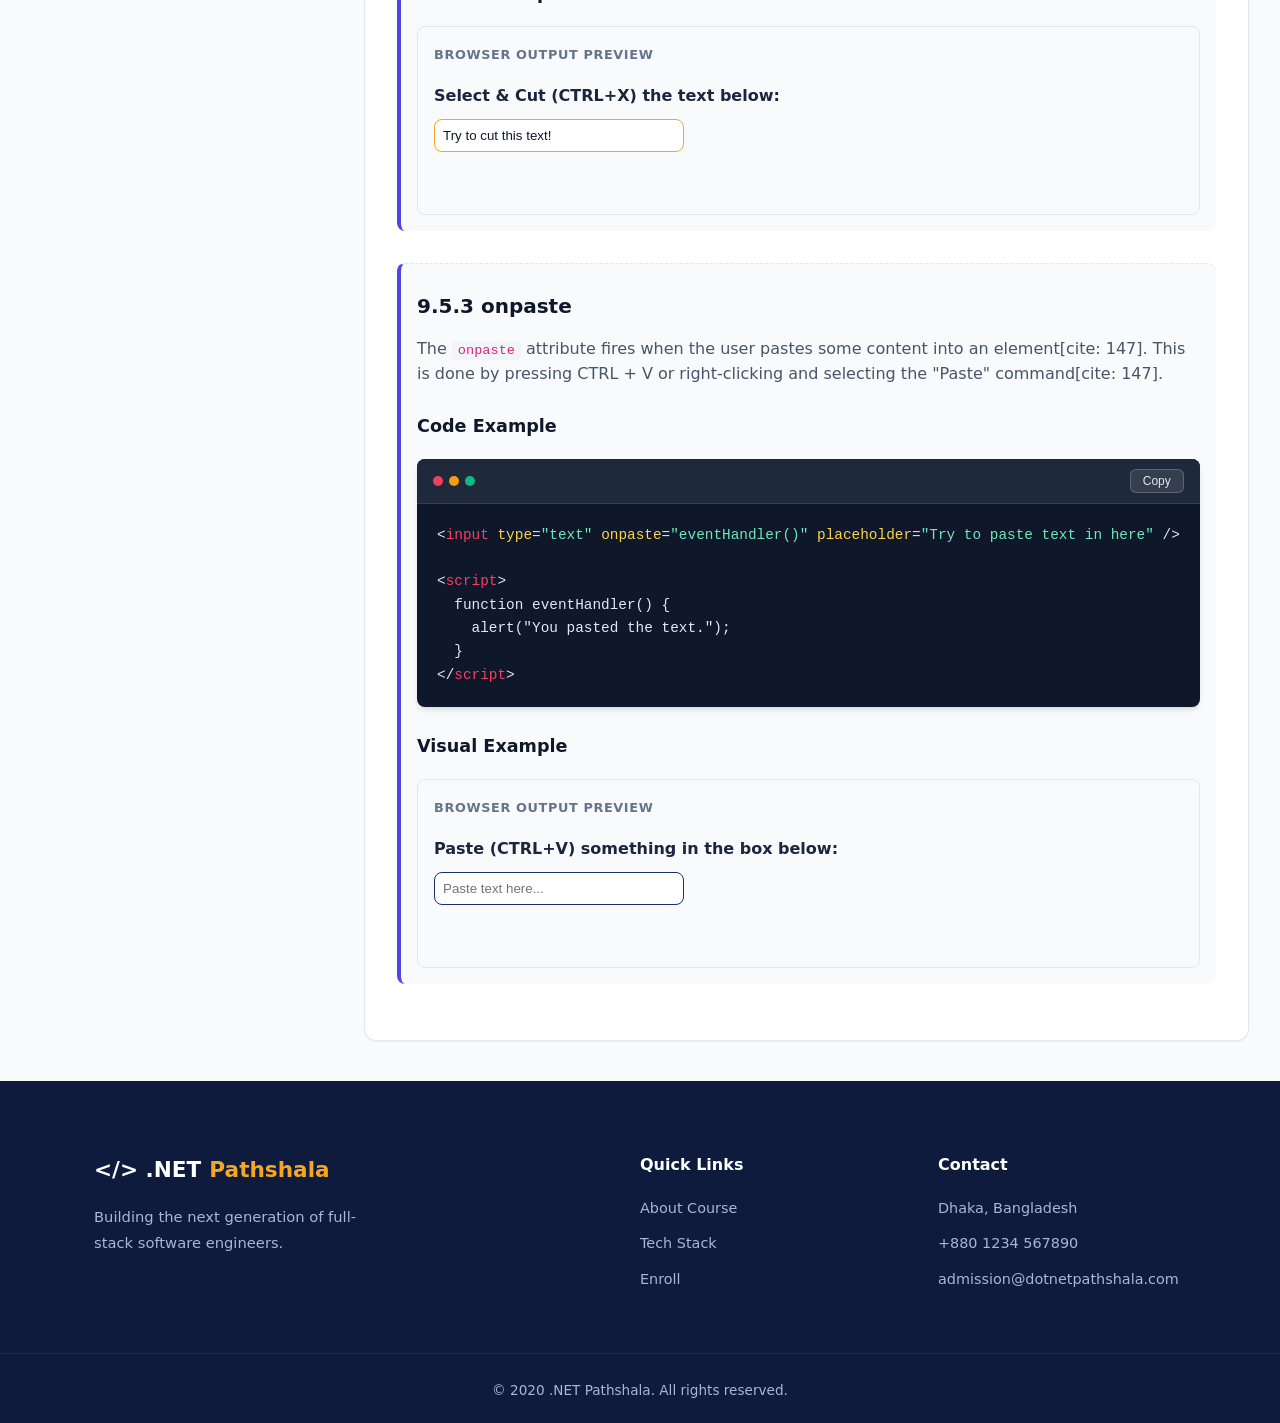
<file: chapter_09.html>
<!doctype html>
<html lang="en">
  <head>
    <meta charset="UTF-8" />
    <meta name="viewport" content="width=device-width, initial-scale=1.0" />
    <title>Chapter XX: chapter name | .NET Pathshala</title>
    <link rel="stylesheet" href="style.css" />
  </head>
  <body>
    <header class="navbar" id="navbar">
      <div class="container nav-inner">
        <div class="logo">
          <a href="index.html">&lt;/&gt; .NET <span>Pathshala</span></a>
        </div>
        <nav>
          <ul class="menu" id="menu">
            <li><a href="index.html" class="active">Home</a></li>
            <li><a href="#about">About</a></li>
            <li><a href="#programs">Tech Stack</a></li>

            <li class="dropdown">
              <a href="#chapters" style="cursor: pointer">HTML & CSS ▾</a>
              <div class="dropdown-content">
                <a href="chapter_01.html">01. Getting to Know HTML</a>
                <a href="chapter_02.html">02. Basic HTML Elements</a>
                <a href="chapter_03.html">03. HTML Styles & Formatting</a>
                <a href="chapter_04.html">04. Semantic HTML</a>
                <a href="chapter_05.html">05. Web Forms</a>
                <a href="chapter_06.html">06. HTML Multimedia</a>
                <a href="chapter_07.html">07. HTML Graphics (SVG & Canvas)</a>
                <a href="chapter_08.html">08. Advanced HTML</a>
                <a href="chapter_09.html">09. HTML Events</a>
                <a href="chapter_10.html">10. HTML APIs</a>
                <a href="chapter_11.html">11. Getting to Know CSS</a>
                <a href="chapter_12.html">12. CSS Selectors</a>
                <a href="chapter_13.html">13. CSS Cascading</a>
                <a href="chapter_14.html">14. CSS Box Model</a>
                <a href="chapter_15.html">15. CSS Colors</a>
                <a href="chapter_16.html">16. CSS Text & Fonts</a>
                <a href="chapter_17.html">17. CSS Backgrounds</a>
                <a href="chapter_18.html">18. CSS Display & Effects</a>
                <a href="chapter_19.html">19. CSS Layout (Flexbox & Grid)</a>
                <a href="chapter_20.html">20. CSS Transitions & Animations</a>
                <a href="chapter_21.html">21. Advanced CSS</a>
                <a href="chapter_22.html">22. Responsive CSS</a>
              </div>
            </li>

            <li>
              <a href="#admission" class="btn small">Enroll Now</a>
            </li>
          </ul>
        </nav>
        <button class="hamburger" id="hamburger" aria-label="Toggle menu">
          <span></span><span></span><span></span>
        </button>
      </div>
    </header>
    <div class="header-container">
      <header class="page-header">
        <span class="chapter-badge">Chapter 09</span>
        <h1>HTML Events</h1>
        <h2>
          "Learn how to make your web pages interactive by triggering JavaScript
          actions with HTML event attributes"
        </h2>
      </header>
    </div>

    <div class="layout-container">
      <nav class="sidebar">
        <h3>Table of Contents</h3>
        <ol>
          <li>
            <a href="#windowEvents">9.1 Window Events</a>
            <ul>
              <li><a href="#eventOnload">9.1.1 Onload</a></li>
              <li><a href="#eventOnresize">9.1.2 Onresize</a></li>
            </ul>
          </li>
          <li>
            <a href="#formEvents">9.2 Form Events</a>
            <ul>
              <li><a href="#eventOnfocus">9.2.1 Onfocus</a></li>
              <li><a href="#eventOnblur">9.2.2 Onblur</a></li>
              <li><a href="#eventOnchange">9.2.3 Onchange</a></li>
              <li><a href="#eventOninput">9.2.4 Oninput</a></li>
            </ul>
          </li>
          <li>
            <a href="#keyboardEvents">9.3 Keyboard Events</a>
            <ul>
              <li><a href="#eventOnkeydown">9.3.1 Onkeydown</a></li>
              <li><a href="#eventOnkeyup">9.3.2 Onkeyup</a></li>
              <li><a href="#eventOnkeypress">9.3.3 Onkeypress</a></li>
            </ul>
          </li>
          <li>
            <a href="#mouseEvents">9.4 Mouse Events</a>
            <ul>
              <li><a href="#eventOnclick">9.4.1 Onclick</a></li>
              <li><a href="#eventOndblclick">9.4.2 Ondblclick</a></li>
              <li><a href="#eventOnmousemove">9.4.3 Onmousemove</a></li>
              <li>
                <a href="#eventOnmousedownUp"
                  >9.4.4 Onmousedown and Onmouseup</a
                >
              </li>
              <li>
                <a href="#eventOnmouseoverOut"
                  >9.4.5 Onmouseover and Onmouseout</a
                >
              </li>
            </ul>
          </li>
          <li>
            <a href="#clipboardEvents">9.3 Clipboard Events</a>
            <ul>
              <li><a href="#eventOncopy">9.5.1 Oncopy</a></li>
              <li><a href="#eventOncut">9.5.2 Oncut</a></li>
              <li><a href="#eventOnpaste">9.5.3 Onpaste</a></li>
            </ul>
          </li>
        </ol>
      </nav>

      <main class="main-content">
        <section id="windowEvents" class="card">
          <span class="card-badge">Section 9.1</span>
          <h1>Window Events</h1>
          <p>
            HTML can let events trigger actions in a browser, like invoking a
            JavaScript function when users interact with the window[cite: 133].
          </p>

          <div id="eventOnload" class="sub-section">
            <h4>9.1.1 onload</h4>
            <p>
              The <code class="inline-code">onload</code> attribute fired when
              the browser finished loading a webpage[cite: 133]. We usually
              handle the <code class="inline-code">onload</code> event on these
              elements: <code class="inline-code">&lt;body&gt;</code>,
              <code class="inline-code">&lt;iframe&gt;</code>,
              <code class="inline-code">&lt;img&gt;</code>,
              <code class="inline-code">&lt;link&gt;</code>, and
              <code class="inline-code">&lt;script&gt;</code>[cite: 133].
            </p>
            <h3>Code Example</h3>
            <div class="code-window">
              <div class="code-header">
                <div class="mac-dots">
                  <div class="dot dot-red"></div>
                  <div class="dot dot-yellow"></div>
                  <div class="dot dot-green"></div>
                </div>
                <button class="copy-btn">Copy</button>
              </div>
              <pre><code>&lt;<span class="tag">script</span>&gt;
  function eventHandler() {
    alert("Page is loaded");
  }
&lt;/<span class="tag">script</span>&gt;
&lt;<span class="tag">body</span> <span class="attr">onload</span>=<span class="val">"eventHandler()"</span>&gt;
  &lt;<span class="tag">h1</span>&gt;This is a heading&lt;/<span class="tag">h1</span>&gt;
&lt;/<span class="tag">body</span>&gt;</code></pre>
            </div>
            <h3>Visual Example</h3>
            <div class="preview-window">
              <span class="preview-label">Browser Output Preview</span>
              <div
                id="onload-preview-box"
                style="
                  padding: 12px;
                  background-color: #eff6ff;
                  color: #1c2540;
                  border: 1px solid #e2e8f0;
                  border-radius: 8px;
                  text-align: center;
                  font-weight: bold;
                "
              >
                Loading status will appear here...
              </div>
              <script>
                (function () {
                  setTimeout(() => {
                    let el = document.getElementById("onload-preview-box");
                    if (el) {
                      el.innerHTML =
                        "<span style='color: #2563eb;'>✔ Success:</span> Page is loaded! (onload event triggered)";
                      el.style.backgroundColor = "#eef3ff";
                      el.style.borderColor = "#2a5bd7";
                    }
                  }, 800);
                })();
              </script>
            </div>
          </div>

          <div id="eventOnresize" class="sub-section">
            <h4>9.1.2 onresize</h4>
            <p>
              The <code class="inline-code">onresize</code> attribute fires when
              the browser window is resized[cite: 133].
            </p>
            <h3>Code Example</h3>
            <div class="code-window">
              <div class="code-header">
                <div class="mac-dots">
                  <div class="dot dot-red"></div>
                  <div class="dot dot-yellow"></div>
                  <div class="dot dot-green"></div>
                </div>
                <button class="copy-btn">Copy</button>
              </div>
              <pre><code>&lt;<span class="tag">script</span>&gt;
  function eventHandler() {
    alert("You have changed the size of your browser window!");
  }
&lt;/<span class="tag">script</span>&gt;
&lt;<span class="tag">body</span> <span class="attr">onresize</span>=<span class="val">"eventHandler()"</span>&gt;
  &lt;<span class="tag">h1</span>&gt;This is a heading&lt;/<span class="tag">h1</span>&gt;
&lt;/<span class="tag">body</span>&gt;</code></pre>
            </div>
            <h3>Visual Example</h3>
            <div
              class="preview-window"
              style="
                background-color: #f8fafc;
                border: 1px solid #e2e8f0;
                border-radius: 8px;
                padding: 12px;
              "
            >
              <span class="preview-label">Browser Output Preview</span>
              <p style="color: #475569; font-size: 14px; margin-bottom: 8px">
                Drag the bottom-right corner of the text box below to simulate a
                resize event:
              </p>
              <textarea
                id="resize-preview-box"
                style="
                  width: 100%;
                  height: 60px;
                  border: 1px solid #2563eb;
                  border-radius: 8px;
                  padding: 8px;
                  resize: both;
                  background-color: #ffffff;
                  color: #0f172a;
                "
                placeholder="Resize me!"
              ></textarea>
              <p
                id="resize-status"
                style="
                  color: #f5a623;
                  margin-top: 10px;
                  font-weight: bold;
                  background-color: #1e293b;
                  padding: 8px;
                  border-radius: 8px;
                  display: inline-block;
                "
              >
                Resize event count: 0
              </p>

              <script>
                (function () {
                  const box = document.getElementById("resize-preview-box");
                  const status = document.getElementById("resize-status");
                  let count = 0;
                  if (window.ResizeObserver && box) {
                    const observer = new ResizeObserver(() => {
                      count++;
                      if (count > 1) {
                        status.innerText =
                          "Resize event count: " +
                          (count - 1) +
                          " (onresize triggered!)";
                      }
                    });
                    observer.observe(box);
                  }
                })();
              </script>
            </div>
          </div>
        </section>

        <section id="formEvents" class="card">
          <span class="card-badge">Section 9.2</span>
          <h1>Form Events</h1>
          <p>
            Form events are triggered when a user interacts with HTML form
            controls like text inputs, dropdowns, or radio buttons[cite: 135].
            They are incredibly useful for validating user data, giving
            real-time feedback, and making forms much more interactive.
          </p>

          <div id="eventOnfocus" class="sub-section">
            <h4>9.2.1 onfocus</h4>
            <p>
              The <code class="inline-code">onfocus</code> attribute fires the
              moment an element gets focused[cite: 135]. For example, when a
              user clicks inside a text box to start typing, or uses the "Tab"
              key to navigate to it, the field becomes "focused". This is often
              used to highlight the active input field by changing its
              background color[cite: 135].
            </p>
            <h3>Code Example</h3>
            <div class="code-window">
              <div class="code-header">
                <div class="mac-dots">
                  <div class="dot dot-red"></div>
                  <div class="dot dot-yellow"></div>
                  <div class="dot dot-green"></div>
                </div>
                <button class="copy-btn">Copy</button>
              </div>
              <pre><code>&lt;<span class="tag">script</span>&gt;
  function handleFocus(input) {
    input.style.background = "yellow";
  }
&lt;/<span class="tag">script</span>&gt;
&lt;<span class="tag">body</span>&gt;
  First name: &lt;<span class="tag">input</span> <span class="attr">type</span>=<span class="val">"text"</span> <span class="attr">onfocus</span>=<span class="val">"handleFocus(this)"</span> /&gt;
&lt;/<span class="tag">body</span>&gt;</code></pre>
            </div>
            <h3>Visual Example</h3>
            <div
              class="preview-window"
              style="
                background-color: #f8fafc;
                border: 1px solid #e2e8f0;
                border-radius: 8px;
                padding: 16px;
              "
            >
              <span class="preview-label">Browser Output Preview</span>
              <label
                style="color: #1c2540; font-weight: bold; margin-right: 8px"
                >Click inside to focus:</label
              >
              <input
                type="text"
                id="preview-focus"
                placeholder="Type here..."
                style="
                  padding: 8px;
                  border: 1px solid #2563eb;
                  border-radius: 8px;
                  outline: none;
                  transition: 0.3s;
                "
              />
              <p
                id="focus-msg"
                style="
                  color: #f5a623;
                  margin-top: 8px;
                  height: 20px;
                  font-weight: bold;
                "
              ></p>

              <script>
                (function () {
                  const input = document.getElementById("preview-focus");
                  const msg = document.getElementById("focus-msg");
                  if (input) {
                    input.addEventListener("focus", function () {
                      this.style.backgroundColor = "#eef3ff"; // Soft blue highlight
                      msg.innerText = "Element is focused!";
                    });
                    input.addEventListener("blur", function () {
                      this.style.backgroundColor = "#ffffff";
                      msg.innerText = "";
                    });
                  }
                })();
              </script>
            </div>
          </div>

          <div id="eventOnblur" class="sub-section">
            <h4>9.2.2 onblur</h4>
            <p>
              The <code class="inline-code">onblur</code> attribute is the exact
              opposite of onfocus. It fires when the element loses focus[cite:
              135]. If a user clicks outside the input field or tabs away from
              it, the blur event occurs. It is highly effective for instant form
              validation, such as checking if the entered email is valid right
              after the user leaves the field[cite: 135].
            </p>
            <h3>Code Example</h3>
            <div class="code-window">
              <div class="code-header">
                <div class="mac-dots">
                  <div class="dot dot-red"></div>
                  <div class="dot dot-yellow"></div>
                  <div class="dot dot-green"></div>
                </div>
                <button class="copy-btn">Copy</button>
              </div>
              <pre><code>&lt;<span class="tag">script</span>&gt;
  function handleBlur() {
    var x = document.getElementById("fname");
    alert("Hi " + x.value);
  }
&lt;/<span class="tag">script</span>&gt;
&lt;<span class="tag">body</span>&gt;
  Enter your name: &lt;<span class="tag">input</span> <span class="attr">type</span>=<span class="val">"text"</span> <span class="attr">id</span>=<span class="val">"fname"</span> <span class="attr">onblur</span>=<span class="val">"handleBlur()"</span> /&gt;
&lt;/<span class="tag">body</span>&gt;</code></pre>
            </div>
            <h3>Visual Example</h3>
            <div
              class="preview-window"
              style="
                background-color: #f8fafc;
                border: 1px solid #e2e8f0;
                border-radius: 8px;
                padding: 16px;
              "
            >
              <span class="preview-label">Browser Output Preview</span>
              <label
                style="color: #1c2540; font-weight: bold; margin-right: 8px"
                >Enter name & click outside:</label
              >
              <input
                type="text"
                id="preview-blur"
                placeholder="John Doe"
                style="
                  padding: 8px;
                  border: 1px solid #2563eb;
                  border-radius: 8px;
                  outline: none;
                "
              />
              <p
                id="blur-msg"
                style="
                  color: #2a5bd7;
                  margin-top: 8px;
                  font-weight: bold;
                  height: 20px;
                "
              ></p>

              <script>
                (function () {
                  const input = document.getElementById("preview-blur");
                  const msg = document.getElementById("blur-msg");
                  if (input) {
                    input.addEventListener("blur", function () {
                      if (this.value.trim() !== "") {
                        msg.innerText =
                          "Hi there, " + this.value + "! (onblur fired)";
                      } else {
                        msg.innerText = "Input lost focus but is empty.";
                      }
                    });
                  }
                })();
              </script>
            </div>
          </div>

          <div id="eventOnchange" class="sub-section">
            <h4>9.2.3 onchange</h4>
            <p>
              The <code class="inline-code">onchange</code> attribute fires when
              the element's value has been fully changed and committed[cite:
              136]. For dropdown menus (<code class="inline-code"
                >&lt;select&gt;</code
              >), it triggers immediately after a new option is chosen. For text
              inputs, it triggers when the user finishes typing and leaves the
              box[cite: 136].
            </p>
            <h3>Code Example</h3>
            <div class="code-window">
              <div class="code-header">
                <div class="mac-dots">
                  <div class="dot dot-red"></div>
                  <div class="dot dot-yellow"></div>
                  <div class="dot dot-green"></div>
                </div>
                <button class="copy-btn">Copy</button>
              </div>
              <pre><code>&lt;<span class="tag">select</span> <span class="attr">id</span>=<span class="val">"my-select"</span> <span class="attr">onchange</span>=<span class="val">"eventHandler()"</span>&gt;
  &lt;<span class="tag">option</span> <span class="attr">value</span>=<span class="val">"Audi"</span>&gt;Audi&lt;/<span class="tag">option</span>&gt;
  &lt;<span class="tag">option</span> <span class="attr">value</span>=<span class="val">"BMW"</span>&gt;BMW&lt;/<span class="tag">option</span>&gt;
&lt;/<span class="tag">select</span>&gt;
&lt;<span class="tag">script</span>&gt;
  function eventHandler() {
    var x = document.getElementById("my-select").value;
    alert("You selected: " + x);
  }
&lt;/<span class="tag">script</span>&gt;</code></pre>
            </div>
            <h3>Visual Example</h3>
            <div
              class="preview-window"
              style="
                background-color: #f8fafc;
                border: 1px solid #e2e8f0;
                border-radius: 8px;
                padding: 16px;
              "
            >
              <span class="preview-label">Browser Output Preview</span>
              <label
                style="color: #1c2540; font-weight: bold; margin-right: 8px"
                >Select a Car:</label
              >
              <select
                id="preview-change"
                style="
                  padding: 8px;
                  border: 1px solid #2563eb;
                  border-radius: 8px;
                  outline: none;
                  cursor: pointer;
                  color: #1c2540;
                "
              >
                <option value="Select...">Select...</option>
                <option value="Audi">Audi</option>
                <option value="BMW">BMW</option>
                <option value="Mercedes">Mercedes</option>
                <option value="Volvo">Volvo</option>
              </select>
              <p
                id="change-msg"
                style="
                  color: #16306b;
                  margin-top: 10px;
                  font-weight: bold;
                  height: 20px;
                "
              ></p>

              <script>
                (function () {
                  const selectEl = document.getElementById("preview-change");
                  const msg = document.getElementById("change-msg");
                  if (selectEl) {
                    selectEl.addEventListener("change", function () {
                      msg.innerText =
                        "Event Triggered! You selected: " + this.value;
                    });
                  }
                })();
              </script>
            </div>
          </div>

          <div id="eventOninput" class="sub-section">
            <h4>9.2.4 oninput</h4>
            <p>
              Unlike <code class="inline-code">onchange</code> which waits until
              you leave the field, the
              <code class="inline-code">oninput</code> attribute fires
              continuously whenever an element gets user input[cite: 136]. It
              tracks modifications character by character. This makes it perfect
              for live search filters, word counters, or dynamically updating
              text on the screen while the user is actively typing[cite: 136,
              137].
            </p>
            <h3>Code Example</h3>
            <div class="code-window">
              <div class="code-header">
                <div class="mac-dots">
                  <div class="dot dot-red"></div>
                  <div class="dot dot-yellow"></div>
                  <div class="dot dot-green"></div>
                </div>
                <button class="copy-btn">Copy</button>
              </div>
              <pre><code>&lt;<span class="tag">p</span>&gt;Write some text into the box!&lt;/<span class="tag">p</span>&gt;
&lt;<span class="tag">input</span> <span class="attr">type</span>=<span class="val">"text"</span> <span class="attr">id</span>=<span class="val">"my-input"</span> <span class="attr">oninput</span>=<span class="val">"eventHandler()"</span> /&gt;
&lt;<span class="tag">p</span> <span class="attr">id</span>=<span class="val">"output"</span>&gt;&lt;/<span class="tag">p</span>&gt;

&lt;<span class="tag">script</span>&gt;
  function eventHandler() {
    var x = document.getElementById("my-input").value;
    document.getElementById("output").innerHTML = "You wrote: " + x;
  }
&lt;/<span class="tag">script</span>&gt;</code></pre>
            </div>
            <h3>Visual Example</h3>
            <div
              class="preview-window"
              style="
                background-color: #f8fafc;
                border: 1px solid #e2e8f0;
                border-radius: 8px;
                padding: 16px;
              "
            >
              <span class="preview-label">Browser Output Preview</span>
              <label
                style="
                  color: #1c2540;
                  font-weight: bold;
                  margin-right: 8px;
                  display: block;
                  margin-bottom: 8px;
                "
                >Write some text into the box!</label
              >
              <input
                type="text"
                id="preview-input"
                placeholder="Start typing..."
                style="
                  padding: 8px;
                  width: 250px;
                  border: 1px solid #2563eb;
                  border-radius: 8px;
                  outline: none;
                  margin-bottom: 8px;
                "
              />
              <div
                style="
                  background-color: #eef3ff;
                  padding: 10px;
                  border-radius: 8px;
                  border: 1px dashed #2a5bd7;
                "
              >
                <p
                  id="input-msg"
                  style="
                    color: #16306b;
                    font-weight: bold;
                    margin: 0;
                    min-height: 20px;
                  "
                >
                  You wrote:
                </p>
              </div>

              <script>
                (function () {
                  const inputField = document.getElementById("preview-input");
                  const outputMsg = document.getElementById("input-msg");
                  if (inputField) {
                    inputField.addEventListener("input", function () {
                      outputMsg.innerText = "You wrote: " + this.value;
                    });
                  }
                })();
              </script>
            </div>
          </div>
        </section>

        <section id="keyboardEvents" class="card">
          <span class="card-badge">Section 9.3</span>
          <h1>Keyboard Events</h1>
          <p>
            Keyboard events allow you to capture and respond to user
            keystrokes[cite: 138]. They are essential for creating shortcuts,
            building games, filtering live data, or transforming input text in
            real-time as the user types.
          </p>

          <div id="eventOnkeydown" class="sub-section">
            <h4>9.3.1 onkeydown</h4>
            <p>
              The <code class="inline-code">onkeydown</code> attribute fires the
              exact moment a user presses a key down on the keyboard[cite: 138].
              It triggers before the character is even typed into the field.
              This event is great for detecting special keys like "Enter",
              "Arrow keys", or catching shortcuts (like Ctrl+C).
            </p>
            <h3>Code Example</h3>
            <div class="code-window">
              <div class="code-header">
                <div class="mac-dots">
                  <div class="dot dot-red"></div>
                  <div class="dot dot-yellow"></div>
                  <div class="dot dot-green"></div>
                </div>
                <button class="copy-btn">Copy</button>
              </div>
              <pre><code>&lt;<span class="tag">p</span>&gt;A function is triggered when the user presses a key.&lt;/<span class="tag">p</span>&gt;
&lt;<span class="tag">input</span> <span class="attr">type</span>=<span class="val">"text"</span> <span class="attr">onkeydown</span>=<span class="val">"eventHandler()"</span> /&gt;

&lt;<span class="tag">script</span>&gt;
  function eventHandler() {
    alert("You pressed a key inside the input field");
  }
&lt;/<span class="tag">script</span>&gt;</code></pre>
            </div>
            <h3>Visual Example</h3>
            <div
              class="preview-window"
              style="
                background-color: #f8fafc;
                border: 1px solid #e2e8f0;
                border-radius: 8px;
                padding: 16px;
              "
            >
              <span class="preview-label">Browser Output Preview</span>
              <label
                style="
                  color: #1c2540;
                  font-weight: bold;
                  margin-right: 8px;
                  display: block;
                  margin-bottom: 8px;
                "
                >Press any key to see the trigger:</label
              >
              <input
                type="text"
                id="preview-keydown"
                placeholder="Press a key..."
                style="
                  padding: 8px;
                  border: 1px solid #2563eb;
                  border-radius: 8px;
                  outline: none;
                "
              />
              <p
                id="keydown-msg"
                style="
                  color: #f5a623;
                  margin-top: 10px;
                  font-weight: bold;
                  height: 20px;
                "
              ></p>

              <script>
                (function () {
                  const input = document.getElementById("preview-keydown");
                  const msg = document.getElementById("keydown-msg");
                  if (input) {
                    input.addEventListener("keydown", function (event) {
                      msg.innerText =
                        "Event Triggered! Key down: '" + event.key + "'";
                      // Clear the message shortly after
                      setTimeout(() => {
                        msg.innerText = "";
                      }, 800);
                    });
                  }
                })();
              </script>
            </div>
          </div>

          <div id="eventOnkeyup" class="sub-section">
            <h4>9.3.2 onkeyup</h4>
            <p>
              The <code class="inline-code">onkeyup</code> attribute fires when
              the user releases a key on the keyboard[cite: 138]. By the time
              this event runs, the character is already inside the input field.
              This makes it perfect for formatting text (like
              auto-capitalization) or triggering a live search filter based on
              the final typed word[cite: 138].
            </p>
            <h3>Code Example</h3>
            <div class="code-window">
              <div class="code-header">
                <div class="mac-dots">
                  <div class="dot dot-red"></div>
                  <div class="dot dot-yellow"></div>
                  <div class="dot dot-green"></div>
                </div>
                <button class="copy-btn">Copy</button>
              </div>
              <pre><code>&lt;<span class="tag">p</span>&gt;This function transforms the character to upper case on release.&lt;/<span class="tag">p</span>&gt;
Enter your name: &lt;<span class="tag">input</span> <span class="attr">type</span>=<span class="val">"text"</span> <span class="attr">id</span>=<span class="val">"fname"</span> <span class="attr">onkeyup</span>=<span class="val">"eventHandler()"</span> /&gt;

&lt;<span class="tag">script</span>&gt;
  function eventHandler() {
    var x = document.getElementById("fname");
    x.value = x.value.toUpperCase();
  }
&lt;/<span class="tag">script</span>&gt;</code></pre>
            </div>
            <h3>Visual Example</h3>
            <div
              class="preview-window"
              style="
                background-color: #f8fafc;
                border: 1px solid #e2e8f0;
                border-radius: 8px;
                padding: 16px;
              "
            >
              <span class="preview-label">Browser Output Preview</span>
              <label
                style="
                  color: #1c2540;
                  font-weight: bold;
                  margin-right: 8px;
                  display: block;
                  margin-bottom: 8px;
                "
                >Type lowercase, see it become UPPERCASE:</label
              >
              <input
                type="text"
                id="preview-keyup"
                placeholder="type lowercase..."
                style="
                  padding: 8px;
                  border: 1px solid #2563eb;
                  border-radius: 8px;
                  outline: none;
                  width: 200px;
                "
              />
              <p
                id="keyup-msg"
                style="
                  color: #2a5bd7;
                  margin-top: 10px;
                  font-weight: bold;
                  height: 20px;
                "
              ></p>

              <script>
                (function () {
                  const input = document.getElementById("preview-keyup");
                  const msg = document.getElementById("keyup-msg");
                  if (input) {
                    input.addEventListener("keyup", function () {
                      this.value = this.value.toUpperCase();
                      msg.innerText = "Text auto-capitalized!";
                      setTimeout(() => {
                        msg.innerText = "";
                      }, 1000);
                    });
                  }
                })();
              </script>
            </div>
          </div>

          <div id="eventOnkeypress" class="sub-section">
            <h4>9.3.3 onkeypress</h4>
            <p>
              The <code class="inline-code">onkeypress</code> attribute fires
              when a user presses a key that produces a character value (like
              letters or numbers)[cite: 139].
              <i
                >Note: In modern web development, this event is considered
                deprecated, and developers are encouraged to use
                <code>onkeydown</code> or <code>oninput</code> instead.</i
              >
            </p>
            <h3>Code Example</h3>
            <div class="code-window">
              <div class="code-header">
                <div class="mac-dots">
                  <div class="dot dot-red"></div>
                  <div class="dot dot-yellow"></div>
                  <div class="dot dot-green"></div>
                </div>
                <button class="copy-btn">Copy</button>
              </div>
              <pre><code>&lt;<span class="tag">input</span> <span class="attr">type</span>=<span class="val">"text"</span> <span class="attr">onkeypress</span>=<span class="val">"eventHandler()"</span> /&gt;

&lt;<span class="tag">script</span>&gt;
  function eventHandler() {
    alert("You pressed a key inside the input field");
  }
&lt;/<span class="tag">script</span>&gt;</code></pre>
            </div>
            <h3>Visual Example</h3>
            <div
              class="preview-window"
              style="
                background-color: #f8fafc;
                border: 1px solid #e2e8f0;
                border-radius: 8px;
                padding: 16px;
              "
            >
              <span class="preview-label">Browser Output Preview</span>
              <label
                style="
                  color: #1c2540;
                  font-weight: bold;
                  margin-right: 8px;
                  display: block;
                  margin-bottom: 8px;
                "
                >Try pressing character keys:</label
              >
              <input
                type="text"
                id="preview-keypress"
                placeholder="Press a key..."
                style="
                  padding: 8px;
                  border: 1px solid #2563eb;
                  border-radius: 8px;
                  outline: none;
                "
              />
              <p
                id="keypress-msg"
                style="
                  color: #16306b;
                  margin-top: 10px;
                  font-weight: bold;
                  height: 20px;
                "
              ></p>

              <script>
                (function () {
                  const input = document.getElementById("preview-keypress");
                  const msg = document.getElementById("keypress-msg");
                  if (input) {
                    input.addEventListener("keypress", function (event) {
                      msg.innerText =
                        "Keypressed: character '" + event.key + "' generated.";
                      setTimeout(() => {
                        msg.innerText = "";
                      }, 800);
                    });
                  }
                })();
              </script>
            </div>
          </div>
        </section>

        <section id="mouseEvents" class="card">
          <span class="card-badge">Section 9.4</span>
          <h1>Mouse Events</h1>
          <p>
            Mouse events are triggered when the user interacts with the webpage
            using a mouse[cite: 140]. These events are widely used to create
            interactive buttons, custom hover effects, drag-and-drop features,
            and dynamic UI controls.
          </p>

          <div id="eventOnclick" class="sub-section">
            <h4>9.4.1 onclick</h4>
            <p>
              The <code class="inline-code">onclick</code> attribute fires the
              moment a user clicks on an element[cite: 140]. It is the most
              common mouse event, used heavily for form submissions, opening
              modals, toggling menus, or confirming actions.
            </p>
            <h3>Code Example</h3>
            <div class="code-window">
              <div class="code-header">
                <div class="mac-dots">
                  <div class="dot dot-red"></div>
                  <div class="dot dot-yellow"></div>
                  <div class="dot dot-green"></div>
                </div>
                <button class="copy-btn">Copy</button>
              </div>
              <pre><code>&lt;<span class="tag">button</span> <span class="attr">onclick</span>=<span class="val">"eventHandler()"</span>&gt;Click me&lt;/<span class="tag">button</span>&gt;

&lt;<span class="tag">script</span>&gt;
  function eventHandler() {
    alert("You clicked the button");
  }
&lt;/<span class="tag">script</span>&gt;</code></pre>
            </div>
            <h3>Visual Example</h3>
            <div
              class="preview-window"
              style="
                background-color: #f8fafc;
                border: 1px solid #e2e8f0;
                border-radius: 8px;
                padding: 16px;
              "
            >
              <span class="preview-label">Browser Output Preview</span>
              <button
                id="preview-click-btn"
                style="
                  background-color: #2563eb;
                  color: #ffffff;
                  padding: 10px 20px;
                  border: none;
                  border-radius: 8px;
                  font-weight: bold;
                  cursor: pointer;
                  transition: 0.3s;
                "
              >
                Click Me
              </button>
              <p
                id="click-msg"
                style="
                  color: #16306b;
                  margin-top: 12px;
                  font-weight: bold;
                  height: 20px;
                "
              ></p>

              <script>
                (function () {
                  const btn = document.getElementById("preview-click-btn");
                  const msg = document.getElementById("click-msg");
                  if (btn) {
                    btn.addEventListener("click", function () {
                      msg.innerText =
                        "Button clicked successfully! (onclick fired)";
                      setTimeout(() => {
                        msg.innerText = "";
                      }, 1500);
                    });
                  }
                })();
              </script>
            </div>
          </div>

          <div id="eventOndblclick" class="sub-section">
            <h4>9.4.2 ondblclick</h4>
            <p>
              The <code class="inline-code">ondblclick</code> attribute fires on
              a mouse double-click on the element[cite: 141]. This is useful for
              actions that require a deliberate double confirmation from the
              user, similar to opening a file on a desktop operating system.
            </p>
            <h3>Code Example</h3>
            <div class="code-window">
              <div class="code-header">
                <div class="mac-dots">
                  <div class="dot dot-red"></div>
                  <div class="dot dot-yellow"></div>
                  <div class="dot dot-green"></div>
                </div>
                <button class="copy-btn">Copy</button>
              </div>
              <pre><code>&lt;<span class="tag">button</span> <span class="attr">ondblclick</span>=<span class="val">"eventHandler()"</span>&gt;Double Click me&lt;/<span class="tag">button</span>&gt;

&lt;<span class="tag">script</span>&gt;
  function eventHandler() {
    alert("You double-clicked the button");
  }
&lt;/<span class="tag">script</span>&gt;</code></pre>
            </div>
            <h3>Visual Example</h3>
            <div
              class="preview-window"
              style="
                background-color: #f8fafc;
                border: 1px solid #e2e8f0;
                border-radius: 8px;
                padding: 16px;
              "
            >
              <span class="preview-label">Browser Output Preview</span>
              <button
                id="preview-dblclick-btn"
                style="
                  background-color: #2a5bd7;
                  color: #ffffff;
                  padding: 10px 20px;
                  border: none;
                  border-radius: 8px;
                  font-weight: bold;
                  cursor: pointer;
                "
              >
                Double Click Me
              </button>
              <p
                id="dblclick-msg"
                style="
                  color: #f5a623;
                  margin-top: 12px;
                  font-weight: bold;
                  height: 20px;
                "
              ></p>

              <script>
                (function () {
                  const btn = document.getElementById("preview-dblclick-btn");
                  const msg = document.getElementById("dblclick-msg");
                  if (btn) {
                    btn.addEventListener("dblclick", function () {
                      msg.innerText =
                        "Wow! You double-clicked it! (ondblclick fired)";
                      setTimeout(() => {
                        msg.innerText = "";
                      }, 2000);
                    });
                    btn.addEventListener("click", function () {
                      if (msg.innerText === "") {
                        msg.innerText = "(Waiting for a second click...)";
                      }
                    });
                  }
                })();
              </script>
            </div>
          </div>

          <div id="eventOnmousemove" class="sub-section">
            <h4>9.4.3 onmousemove</h4>
            <p>
              The <code class="inline-code">onmousemove</code> attribute fires
              repeatedly as long as the mouse pointer is moving while it is over
              an element[cite: 142]. This event is heavily used in drawing
              applications (like Canvas) or tracking the cursor to display
              custom tooltips[cite: 142].
            </p>
            <h3>Code Example</h3>
            <div class="code-window">
              <div class="code-header">
                <div class="mac-dots">
                  <div class="dot dot-red"></div>
                  <div class="dot dot-yellow"></div>
                  <div class="dot dot-green"></div>
                </div>
                <button class="copy-btn">Copy</button>
              </div>
              <pre><code>&lt;<span class="tag">p</span> <span class="attr">onmousemove</span>=<span class="val">"enlarge(this)"</span>&gt;Move mouse over me!&lt;/<span class="tag">p</span>&gt;

&lt;<span class="tag">script</span>&gt;
  function enlarge(x) {
    x.style["font-size"] = "24px";
  }
&lt;/<span class="tag">script</span>&gt;</code></pre>
            </div>
            <h3>Visual Example</h3>
            <div
              class="preview-window"
              style="
                background-color: #f8fafc;
                border: 1px solid #e2e8f0;
                border-radius: 8px;
                padding: 16px;
              "
            >
              <span class="preview-label">Browser Output Preview</span>
              <div
                id="preview-mousemove-box"
                style="
                  background-color: #eef3ff;
                  border: 2px dashed #2563eb;
                  border-radius: 8px;
                  padding: 20px;
                  text-align: center;
                  color: #1c2540;
                  font-weight: bold;
                  cursor: crosshair;
                "
              >
                Move your mouse pointer inside this box!
              </div>
              <p
                id="mousemove-msg"
                style="
                  color: #16306b;
                  margin-top: 12px;
                  font-weight: bold;
                  height: 20px;
                  text-align: center;
                "
              ></p>

              <script>
                (function () {
                  const box = document.getElementById("preview-mousemove-box");
                  const msg = document.getElementById("mousemove-msg");
                  let moveCount = 0;
                  if (box) {
                    box.addEventListener("mousemove", function (e) {
                      moveCount++;
                      msg.innerText =
                        "Pointer is moving... Coordinates: X(" +
                        e.offsetX +
                        ") Y(" +
                        e.offsetY +
                        ") | Count: " +
                        moveCount;
                    });
                    box.addEventListener("mouseleave", function () {
                      msg.innerText = "Pointer left the box.";
                      moveCount = 0;
                    });
                  }
                })();
              </script>
            </div>
          </div>

          <div id="eventOnmousedownUp" class="sub-section">
            <h4>9.4.4 onmousedown and onmouseup</h4>
            <p>
              These two events break down a click into its two phases.
              <code class="inline-code">onmousedown</code> fires the moment a
              mouse button is pressed down, and
              <code class="inline-code">onmouseup</code> fires when the button
              is released[cite: 143]. Combining them allows you to create
              drag-and-drop systems or custom button pressing animations.
            </p>
            <h3>Code Example</h3>
            <div class="code-window">
              <div class="code-header">
                <div class="mac-dots">
                  <div class="dot dot-red"></div>
                  <div class="dot dot-yellow"></div>
                  <div class="dot dot-green"></div>
                </div>
                <button class="copy-btn">Copy</button>
              </div>
              <pre><code>&lt;<span class="tag">p</span> <span class="attr">id</span>=<span class="val">"p1"</span> <span class="attr">onmousedown</span>=<span class="val">"mouseDown()"</span> <span class="attr">onmouseup</span>=<span class="val">"mouseUp()"</span>&gt;
  Click and hold this text!
&lt;/<span class="tag">p</span>&gt;

&lt;<span class="tag">script</span>&gt;
  function mouseDown() {
    document.getElementById("p1").style.color = "red";
  }
  function mouseUp() {
    document.getElementById("p1").style.color = "blue";
  }
&lt;/<span class="tag">script</span>&gt;</code></pre>
            </div>
            <h3>Visual Example</h3>
            <div
              class="preview-window"
              style="
                background-color: #f8fafc;
                border: 1px solid #e2e8f0;
                border-radius: 8px;
                padding: 16px;
              "
            >
              <span class="preview-label">Browser Output Preview</span>
              <button
                id="preview-mousedown-btn"
                style="
                  background-color: #1c2540;
                  color: #ffffff;
                  padding: 12px 24px;
                  border: none;
                  border-radius: 8px;
                  font-weight: bold;
                  cursor: pointer;
                  user-select: none;
                "
              >
                Press and Hold Me!
              </button>
              <p
                id="mousedown-msg"
                style="
                  color: #5b6580;
                  margin-top: 12px;
                  font-weight: bold;
                  height: 20px;
                "
              ></p>

              <script>
                (function () {
                  const btn = document.getElementById("preview-mousedown-btn");
                  const msg = document.getElementById("mousedown-msg");
                  if (btn) {
                    btn.addEventListener("mousedown", function () {
                      this.style.backgroundColor = "#f5a623"; // Amber
                      this.style.transform = "scale(0.95)";
                      msg.innerText = "Mouse button is PRESSED (onmousedown)";
                    });
                    btn.addEventListener("mouseup", function () {
                      this.style.backgroundColor = "#2563eb"; // Primary Blue
                      this.style.transform = "scale(1)";
                      msg.innerText = "Mouse button is RELEASED (onmouseup)";
                    });
                    btn.addEventListener("mouseleave", function () {
                      this.style.backgroundColor = "#1c2540"; // Reset
                      this.style.transform = "scale(1)";
                      if (msg.innerText.includes("PRESSED")) {
                        msg.innerText = "";
                      }
                    });
                  }
                })();
              </script>
            </div>
          </div>
          <div id="eventOnmouseoverOut" class="sub-section">
            <h4>9.4.5 onmouseover and onmouseout</h4>
            <p>
              The <code class="inline-code">onmouseover</code> attribute fires
              when the mouse pointer moves over an element, and
              <code class="inline-code">onmouseout</code> fires when the mouse
              pointer leaves it[cite: 144]. This is the JavaScript equivalent of
              the CSS <code class="inline-code">:hover</code> pseudo-class,
              giving you the power to change styles, images, or structure
              dynamically on hover[cite: 144].
            </p>
            <h3>Code Example</h3>
            <div class="code-window">
              <div class="code-header">
                <div class="mac-dots">
                  <div class="dot dot-red"></div>
                  <div class="dot dot-yellow"></div>
                  <div class="dot dot-green"></div>
                </div>
                <button class="copy-btn">Copy</button>
              </div>
              <pre><code>&lt;<span class="tag">p</span> <span class="attr">onmouseover</span>=<span class="val">"increaseFontSize(this)"</span> <span class="attr">onmouseout</span>=<span class="val">"decreaseFontSize(this)"</span>&gt;
  Hover over me!
&lt;/<span class="tag">p</span>&gt;

&lt;<span class="tag">script</span>&gt;
  function increaseFontSize(x) {
    x.style["font-size"] = "32px";
  }
  function decreaseFontSize(x) {
    x.style["font-size"] = "20px";
  }
&lt;/<span class="tag">script</span>&gt;</code></pre>
            </div>
            <h3>Visual Example</h3>
            <div
              class="preview-window"
              style="
                background-color: #f8fafc;
                border: 1px solid #e2e8f0;
                border-radius: 8px;
                padding: 16px;
                text-align: center;
              "
            >
              <span class="preview-label">Browser Output Preview</span>
              <div
                id="preview-hover-box"
                style="
                  display: inline-block;
                  background-color: #eff6ff;
                  color: #2563eb;
                  border: 2px solid #2563eb;
                  border-radius: 8px;
                  padding: 20px;
                  font-weight: bold;
                  transition: 0.3s;
                  cursor: pointer;
                "
              >
                Hover over me!
              </div>

              <script>
                (function () {
                  const box = document.getElementById("preview-hover-box");
                  if (box) {
                    box.addEventListener("mouseover", function () {
                      this.style.backgroundColor = "#16306b";
                      this.style.color = "#ffffff";
                      this.style.transform = "scale(1.1)";
                      this.innerText = "Awesome! (onmouseover)";
                    });
                    box.addEventListener("mouseout", function () {
                      this.style.backgroundColor = "#eff6ff";
                      this.style.color = "#2563eb";
                      this.style.transform = "scale(1)";
                      this.innerText = "Hover over me!";
                    });
                  }
                })();
              </script>
            </div>
          </div>
        </section>

        <section id="clipboardEvents" class="card">
          <span class="card-badge">Section 9.5</span>
          <h1>Clipboard Events</h1>
          <p>
            Clipboard events allow you to detect when a user copies, cuts, or
            pastes content within an element on your webpage. These are
            extremely useful for formatting data on paste, preventing copying of
            sensitive text, or showing custom alerts.
          </p>

          <div id="eventOncopy" class="sub-section">
            <h4>9.5.1 oncopy</h4>
            <p>
              The <code class="inline-code">oncopy</code> attribute fires when
              the user copies the content of an element[cite: 145]. There are
              two common ways to copy the content: pressing CTRL + C or
              right-clicking to select the "Copy" command[cite: 145].
            </p>
            <h3>Code Example</h3>
            <div class="code-window">
              <div class="code-header">
                <div class="mac-dots">
                  <div class="dot dot-red"></div>
                  <div class="dot dot-yellow"></div>
                  <div class="dot dot-green"></div>
                </div>
                <button class="copy-btn">Copy</button>
              </div>
              <pre><code>&lt;<span class="tag">input</span> <span class="attr">type</span>=<span class="val">"text"</span> <span class="attr">oncopy</span>=<span class="val">"eventHandler()"</span> <span class="attr">value</span>=<span class="val">"Try to copy this text"</span> /&gt;

&lt;<span class="tag">script</span>&gt;
  function eventHandler() {
    alert("You copied the text.");
  }
&lt;/<span class="tag">script</span>&gt;</code></pre>
            </div>
            <h3>Visual Example</h3>
            <div
              class="preview-window"
              style="
                background-color: #f8fafc;
                border: 1px solid #e2e8f0;
                border-radius: 8px;
                padding: 16px;
              "
            >
              <span class="preview-label">Browser Output Preview</span>
              <label
                style="
                  color: #1c2540;
                  font-weight: bold;
                  margin-right: 8px;
                  display: block;
                  margin-bottom: 8px;
                "
                >Select & Copy (CTRL+C) the text below:</label
              >
              <input
                type="text"
                id="preview-copy"
                value="Try to copy this text!"
                style="
                  padding: 8px;
                  border: 1px solid #2563eb;
                  border-radius: 8px;
                  outline: none;
                  width: 250px;
                  color: #0f172a;
                "
              />
              <p
                id="copy-msg"
                style="
                  color: #2563eb;
                  margin-top: 10px;
                  font-weight: bold;
                  height: 20px;
                "
              ></p>

              <script>
                (function () {
                  const input = document.getElementById("preview-copy");
                  const msg = document.getElementById("copy-msg");
                  if (input) {
                    input.addEventListener("copy", function () {
                      msg.innerText =
                        "Text Copied Successfully! (oncopy fired)";
                      setTimeout(() => {
                        msg.innerText = "";
                      }, 2000);
                    });
                  }
                })();
              </script>
            </div>
          </div>

          <div id="eventOncut" class="sub-section">
            <h4>9.5.2 oncut</h4>
            <p>
              The <code class="inline-code">oncut</code> attribute fires when
              the user cuts the content of an element[cite: 146]. This usually
              happens by pressing CTRL + X or right-clicking and selecting the
              "Cut" command[cite: 146].
            </p>
            <h3>Code Example</h3>
            <div class="code-window">
              <div class="code-header">
                <div class="mac-dots">
                  <div class="dot dot-red"></div>
                  <div class="dot dot-yellow"></div>
                  <div class="dot dot-green"></div>
                </div>
                <button class="copy-btn">Copy</button>
              </div>
              <pre><code>&lt;<span class="tag">input</span> <span class="attr">type</span>=<span class="val">"text"</span> <span class="attr">oncut</span>=<span class="val">"eventHandler()"</span> <span class="attr">value</span>=<span class="val">"Try to cut this text"</span> /&gt;

&lt;<span class="tag">script</span>&gt;
  function eventHandler() {
    alert("You cut the text.");
  }
&lt;/<span class="tag">script</span>&gt;</code></pre>
            </div>
            <h3>Visual Example</h3>
            <div
              class="preview-window"
              style="
                background-color: #f8fafc;
                border: 1px solid #e2e8f0;
                border-radius: 8px;
                padding: 16px;
              "
            >
              <span class="preview-label">Browser Output Preview</span>
              <label
                style="
                  color: #1c2540;
                  font-weight: bold;
                  margin-right: 8px;
                  display: block;
                  margin-bottom: 8px;
                "
                >Select & Cut (CTRL+X) the text below:</label
              >
              <input
                type="text"
                id="preview-cut"
                value="Try to cut this text!"
                style="
                  padding: 8px;
                  border: 1px solid #f5a623;
                  border-radius: 8px;
                  outline: none;
                  width: 250px;
                  color: #0f172a;
                "
              />
              <p
                id="cut-msg"
                style="
                  color: #f5a623;
                  margin-top: 10px;
                  font-weight: bold;
                  height: 20px;
                "
              ></p>

              <script>
                (function () {
                  const input = document.getElementById("preview-cut");
                  const msg = document.getElementById("cut-msg");
                  if (input) {
                    input.addEventListener("cut", function () {
                      msg.innerText = "Text Snipped! (oncut fired)";
                      setTimeout(() => {
                        msg.innerText = "";
                      }, 2000);
                    });
                  }
                })();
              </script>
            </div>
          </div>

          <div id="eventOnpaste" class="sub-section">
            <h4>9.5.3 onpaste</h4>
            <p>
              The <code class="inline-code">onpaste</code> attribute fires when
              the user pastes some content into an element[cite: 147]. This is
              done by pressing CTRL + V or right-clicking and selecting the
              "Paste" command[cite: 147].
            </p>
            <h3>Code Example</h3>
            <div class="code-window">
              <div class="code-header">
                <div class="mac-dots">
                  <div class="dot dot-red"></div>
                  <div class="dot dot-yellow"></div>
                  <div class="dot dot-green"></div>
                </div>
                <button class="copy-btn">Copy</button>
              </div>
              <pre><code>&lt;<span class="tag">input</span> <span class="attr">type</span>=<span class="val">"text"</span> <span class="attr">onpaste</span>=<span class="val">"eventHandler()"</span> <span class="attr">placeholder</span>=<span class="val">"Try to paste text in here"</span> /&gt;

&lt;<span class="tag">script</span>&gt;
  function eventHandler() {
    alert("You pasted the text.");
  }
&lt;/<span class="tag">script</span>&gt;</code></pre>
            </div>
            <h3>Visual Example</h3>
            <div
              class="preview-window"
              style="
                background-color: #f8fafc;
                border: 1px solid #e2e8f0;
                border-radius: 8px;
                padding: 16px;
              "
            >
              <span class="preview-label">Browser Output Preview</span>
              <label
                style="
                  color: #1c2540;
                  font-weight: bold;
                  margin-right: 8px;
                  display: block;
                  margin-bottom: 8px;
                "
                >Paste (CTRL+V) something in the box below:</label
              >
              <input
                type="text"
                id="preview-paste"
                placeholder="Paste text here..."
                style="
                  padding: 8px;
                  border: 1px solid #16306b;
                  border-radius: 8px;
                  outline: none;
                  width: 250px;
                  color: #0f172a;
                "
              />
              <p
                id="paste-msg"
                style="
                  color: #16306b;
                  margin-top: 10px;
                  font-weight: bold;
                  height: 20px;
                "
              ></p>

              <script>
                (function () {
                  const input = document.getElementById("preview-paste");
                  const msg = document.getElementById("paste-msg");
                  if (input) {
                    input.addEventListener("paste", function (e) {
                      // Let's even show what they pasted!
                      let pastedText = (
                        e.clipboardData || window.clipboardData
                      ).getData("text");
                      msg.innerText =
                        "Pasted: '" + pastedText + "' (onpaste fired)";
                      setTimeout(() => {
                        msg.innerText = "";
                      }, 3000);
                    });
                  }
                })();
              </script>
            </div>
          </div>
        </section>
      </main>
    </div>

    <footer>
      <div class="container foot-grid">
        <div>
          <a href="index.html" class="logo light"
            >&lt;/&gt; .NET <span>Pathshala</span></a
          >
          <p>Building the next generation of full-stack software engineers.</p>
        </div>
        <div>
          <h4>Quick Links</h4>
          <ul>
            <li><a href="#about">About Course</a></li>
            <li><a href="#programs">Tech Stack</a></li>
            <li><a href="#admission">Enroll</a></li>
          </ul>
        </div>
        <div>
          <h4>Contact</h4>
          <ul>
            <li>Dhaka, Bangladesh</li>
            <li>+880 1234 567890</li>
            <li>admission@dotnetpathshala.com</li>
          </ul>
        </div>
      </div>
      <div class="copy">
        &copy; <span id="year">2020</span> .NET Pathshala. All rights reserved.
      </div>
    </footer>
    <script src="script.js"></script>
  </body>
</html>
</file>
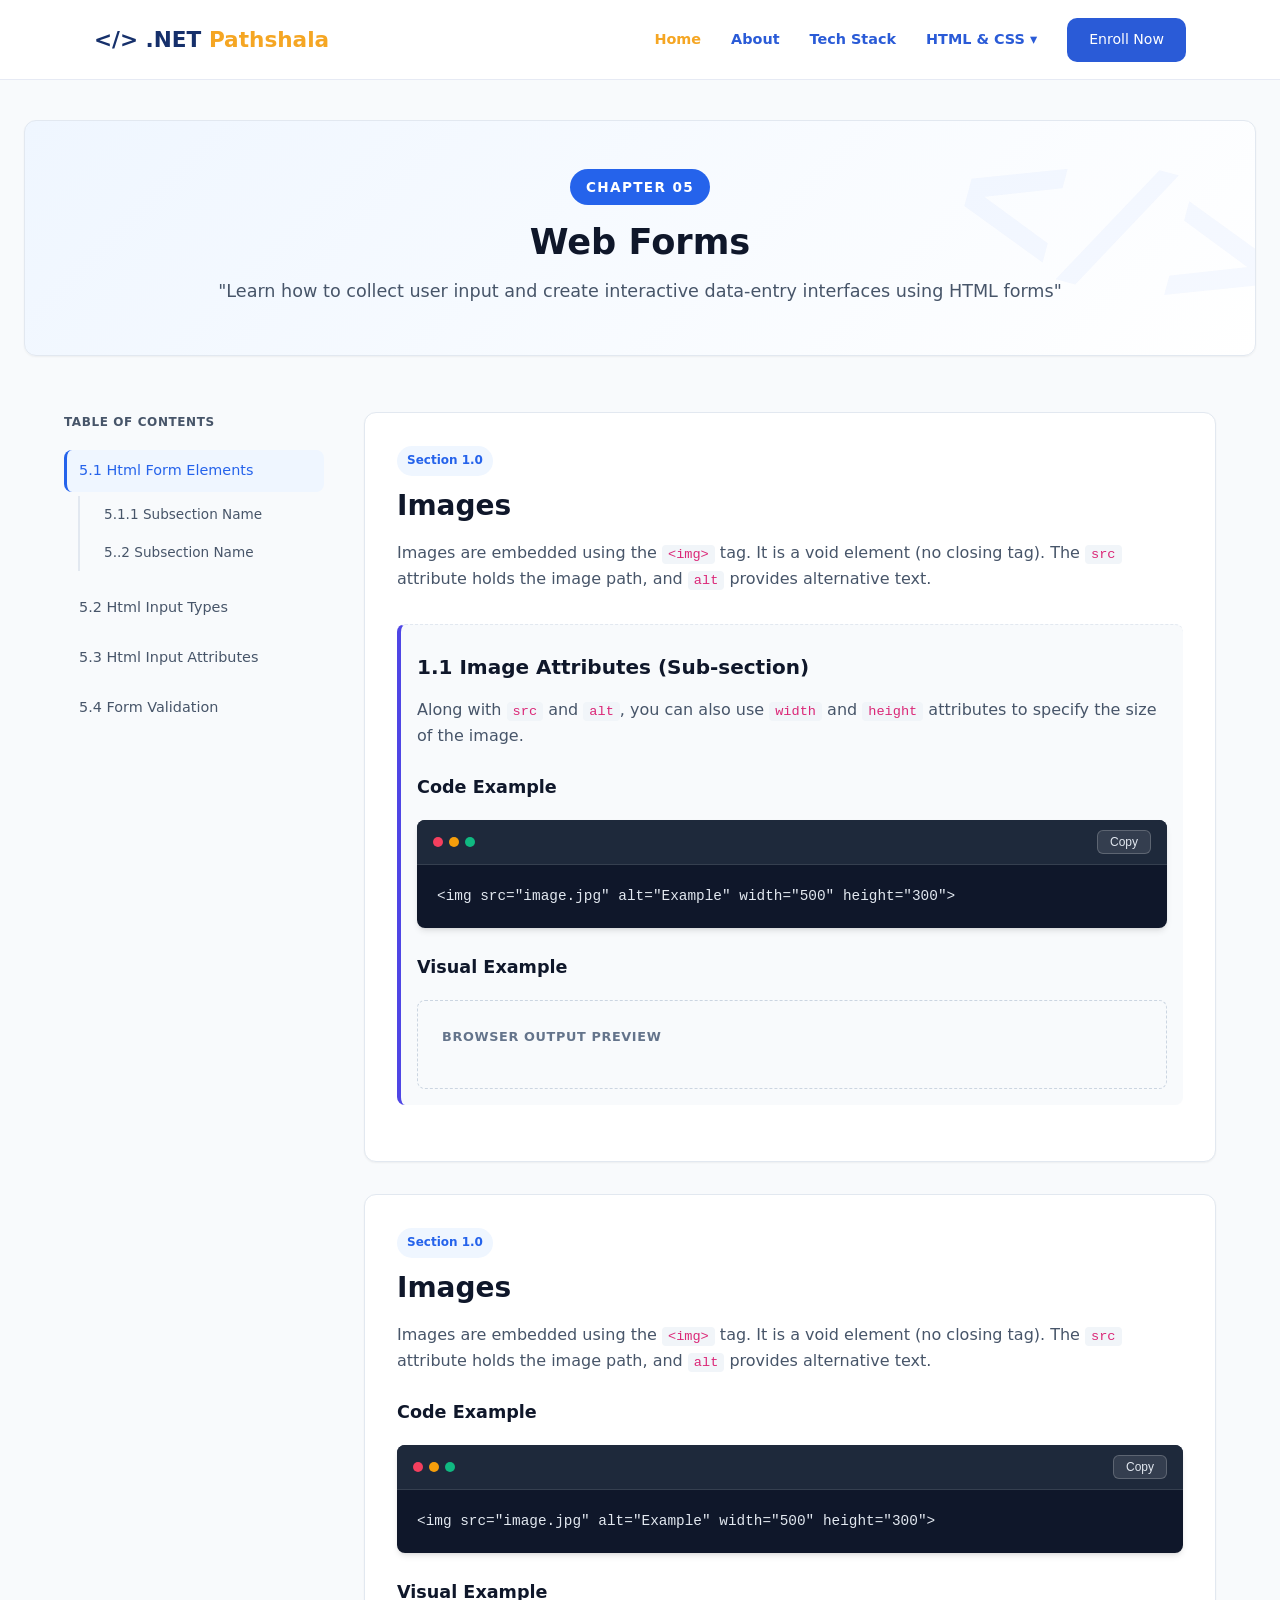
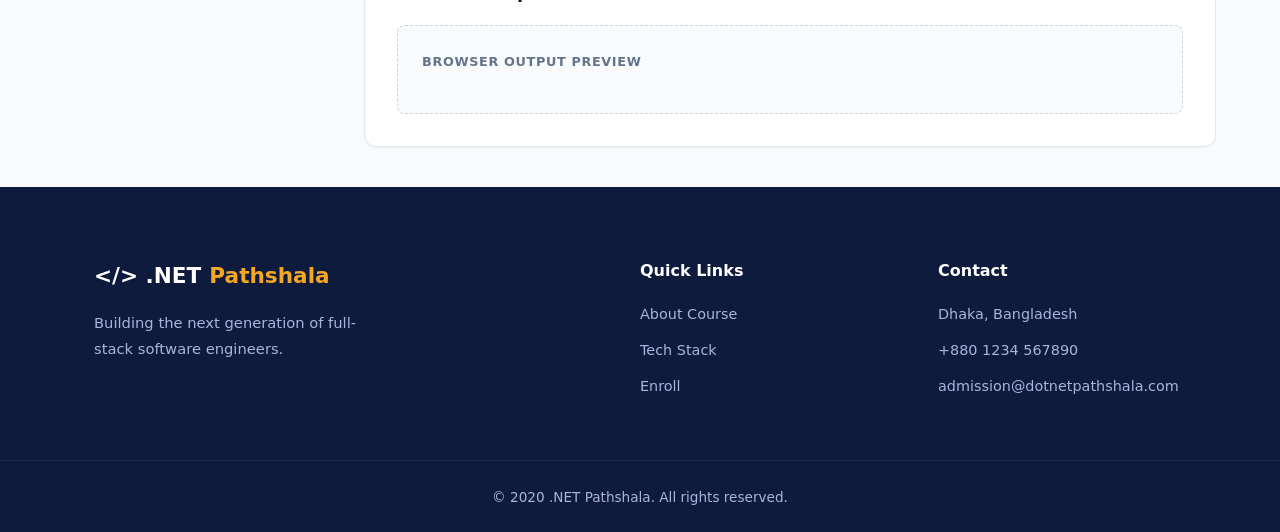
<file: chapter_10.html>
<!doctype html>
<html lang="en">
  <head>
    <meta charset="UTF-8" />
    <meta name="viewport" content="width=device-width, initial-scale=1.0" />
    <title>Chapter XX: chapter name | .NET Pathshala</title>
    <link rel="stylesheet" href="style.css" />
  </head>
  <body>
    <header class="navbar" id="navbar">
      <div class="container nav-inner">
        <div class="logo">
          <a href="index.html">&lt;/&gt; .NET <span>Pathshala</span></a>
        </div>
        <nav>
          <ul class="menu" id="menu">
            <li><a href="index.html" class="active">Home</a></li>
            <li><a href="#about">About</a></li>
            <li><a href="#programs">Tech Stack</a></li>

            <li class="dropdown">
              <a href="#chapters" style="cursor: pointer">HTML & CSS ▾</a>
              <div class="dropdown-content">
                <a href="chapter_01.html">01. Getting to Know HTML</a>
                <a href="chapter_02.html">02. Basic HTML Elements</a>
                <a href="chapter_03.html">03. HTML Styles & Formatting</a>
                <a href="chapter_04.html">04. Semantic HTML</a>
                <a href="chapter_05.html">05. Web Forms</a>
                <a href="chapter_06.html">06. HTML Multimedia</a>
                <a href="chapter_07.html">07. HTML Graphics (SVG & Canvas)</a>
                <a href="chapter_08.html">08. Advanced HTML</a>
                <a href="chapter_09.html">09. HTML Events</a>
                <a href="chapter_10.html">10. HTML APIs</a>
                <a href="chapter_11.html">11. Getting to Know CSS</a>
                <a href="chapter_12.html">12. CSS Selectors</a>
                <a href="chapter_13.html">13. CSS Cascading</a>
                <a href="chapter_14.html">14. CSS Box Model</a>
                <a href="chapter_15.html">15. CSS Colors</a>
                <a href="chapter_16.html">16. CSS Text & Fonts</a>
                <a href="chapter_17.html">17. CSS Backgrounds</a>
                <a href="chapter_18.html">18. CSS Display & Effects</a>
                <a href="chapter_19.html">19. CSS Layout (Flexbox & Grid)</a>
                <a href="chapter_20.html">20. CSS Transitions & Animations</a>
                <a href="chapter_21.html">21. Advanced CSS</a>
                <a href="chapter_22.html">22. Responsive CSS</a>
              </div>
            </li>

            <li>
              <a href="#admission" class="btn small">Enroll Now</a>
            </li>
          </ul>
        </nav>
        <button class="hamburger" id="hamburger" aria-label="Toggle menu">
          <span></span><span></span><span></span>
        </button>
      </div>
    </header>
    <div class="header-container">
      <header class="page-header">
        <span class="chapter-badge">Chapter 05</span>
        <h1>Web Forms</h1>
        <h2>
          "Learn how to collect user input and create interactive data-entry
          interfaces using HTML forms"
        </h2>
      </header>
    </div>

    <div class="layout-container">
      <nav class="sidebar">
        <h3>Table of Contents</h3>
        <ol>
          <li>
            <a href="#section-1">5.1 Html Form Elements</a>
            <ul>
              <li><a href="#subsection-1-1">5.1.1 Subsection Name</a></li>
              <li><a href="#subsection-1-2">5..2 Subsection Name</a></li>
            </ul>
          </li>
          <li>
            <a href="#section-2">5.2 Html Input Types</a>
          </li>
          <li>
            <a href="#section-2">5.3 Html Input Attributes</a>
          </li>
          <li>
            <a href="#section-2">5.4 Form Validation</a>
          </li>
        </ol>
      </nav>

      <main class="main-content">
        <section id="section-1" class="card">
          <span class="card-badge">Section 1.0</span>
          <h1>Images</h1>
          <p>
            Images are embedded using the
            <code class="inline-code">&lt;img&gt;</code> tag. It is a void
            element (no closing tag). The
            <code class="inline-code">src</code> attribute holds the image path,
            and <code class="inline-code">alt</code> provides alternative text.
          </p>

          <!-- Sub-section Start -->
          <div id="subsection-1-1" class="sub-section">
            <h4>1.1 Image Attributes (Sub-section)</h4>
            <p>
              Along with <code class="inline-code">src</code> and
              <code class="inline-code">alt</code>, you can also use
              <code class="inline-code">width</code> and
              <code class="inline-code">height</code> attributes to specify the
              size of the image.
            </p>

            <h3>Code Example</h3>
            <div class="code-window">
              <div class="code-header">
                <div class="mac-dots">
                  <div class="dot dot-red"></div>
                  <div class="dot dot-yellow"></div>
                  <div class="dot dot-green"></div>
                </div>
                <button class="copy-btn">Copy</button>
              </div>
              <pre><code>&lt;img src="image.jpg" alt="Example" width="500" height="300"&gt;</code></pre>
            </div>
            <h3>Visual Example</h3>
            <div class="preview-window">
              <span class="preview-label">Browser Output Preview</span>
            </div>
          </div>
          <!-- Sub-section End -->
        </section>

        <section id="section-2" class="card">
          <span class="card-badge">Section 1.0</span>
          <h1>Images</h1>
          <p>
            Images are embedded using the
            <code class="inline-code">&lt;img&gt;</code> tag. It is a void
            element (no closing tag). The
            <code class="inline-code">src</code> attribute holds the image path,
            and <code class="inline-code">alt</code> provides alternative text.
          </p>

          <h3>Code Example</h3>
          <div class="code-window">
            <div class="code-header">
              <div class="mac-dots">
                <div class="dot dot-red"></div>
                <div class="dot dot-yellow"></div>
                <div class="dot dot-green"></div>
              </div>
              <button class="copy-btn">Copy</button>
            </div>
            <pre><code>&lt;img src="image.jpg" alt="Example" width="500" height="300"&gt;</code></pre>
          </div>
          <h3>Visual Example</h3>
          <div class="preview-window">
            <span class="preview-label">Browser Output Preview</span>
          </div>
        </section>
      </main>
    </div>

    <footer>
      <div class="container foot-grid">
        <div>
          <a href="index.html" class="logo light"
            >&lt;/&gt; .NET <span>Pathshala</span></a
          >
          <p>Building the next generation of full-stack software engineers.</p>
        </div>
        <div>
          <h4>Quick Links</h4>
          <ul>
            <li><a href="#about">About Course</a></li>
            <li><a href="#programs">Tech Stack</a></li>
            <li><a href="#admission">Enroll</a></li>
          </ul>
        </div>
        <div>
          <h4>Contact</h4>
          <ul>
            <li>Dhaka, Bangladesh</li>
            <li>+880 1234 567890</li>
            <li>admission@dotnetpathshala.com</li>
          </ul>
        </div>
      </div>
      <div class="copy">
        &copy; <span id="year">2020</span> .NET Pathshala. All rights reserved.
      </div>
    </footer>
    <script src="script.js"></script>
  </body>
</html>
</file>
<file: style.css>
:root {
  --navy: #16306b;
  --blue: #2a5bd7;
  --soft: #eef3ff;
  --amber: #f5a623;
  --ink: #1c2540;
  --text: #5b6580;
  --line: #e6eaf4;
  --bg: #f7f9fd;
}
:root {
  --primary: #2563eb;
  --primary-light: #eff6ff;
  --bg-color: #f8fafc;
  --card-bg: #ffffff;
  --text-main: #0f172a;
  --text-muted: #475569;
  --border-color: #e2e8f0;
  --code-bg: #0f172a;
  --code-header: #1e293b;
  --radius-md: 8px;
  --radius-lg: 12px;
  --shadow-sm: 0 1px 2px 0 rgba(0, 0, 0, 0.05);
  --shadow-md:
    0 4px 6px -1px rgba(0, 0, 0, 0.1), 0 2px 4px -2px rgb(0 0 0 / 0.1);
}

* {
  margin: 0;
  padding: 0;
  box-sizing: border-box;
}

body {
  font-family:
    system-ui,
    -apple-system,
    BlinkMacSystemFont,
    "Segoe UI",
    Roboto,
    Oxygen,
    Ubuntu,
    Cantarell,
    "Open Sans",
    "Helvetica Neue",
    sans-serif;
  color: #5b6580;
  line-height: 1.8;
  background: #f8fafc;
}

a {
  text-decoration: none;
  color: inherit;
}

ul {
  list-style: none;
}

.container {
  max-width: 1140px;
  margin: auto;
  padding: 0 24px;
}

.btn {
  display: inline-block;
  padding: 14px 32px;
  border-radius: 10px;
  background: #2a5bd7;
  color: #fff;
  font-weight: 500;
  font-size: 0.95rem;
  border: none;
  cursor: pointer;
  font-family: inherit;
  transition: 0.25s;
}

.btn:hover {
  background: #16306b;
  transform: translateY(-2px);
}

.btn.ghost {
  background: transparent;
  border: 2px solid rgba(255, 255, 255, 0.7);
  color: #fff;
}

.btn.ghost:hover {
  background: #fff;
  color: #16306b;
}

.btn.small {
  padding: 9px 22px;
  font-size: 0.88rem;
}

.btn.full {
  width: 100%;
}

.navbar {
  position: fixed;
  top: 0;
  left: 0;
  width: 100%;
  height: 5rem;
  z-index: 100;
  background: rgba(255, 255, 255, 0.96);
  backdrop-filter: blur(10px);
  border-bottom: 1px solid #e6eaf4;
  transition: 0.3s;
}

.navbar.scrolled {
  box-shadow: 0 6px 24px rgba(22, 48, 107, 0.1);
}

.nav-inner {
  display: flex;
  align-items: center;
  justify-content: space-between;
  height: 5rem;
}

.logo {
  font-size: 1.35rem;
  font-weight: 900;
  color: #16306b;
  display: flex;
  align-items: center;
  gap: 8px;
}

.logo span:not(.logo-icon) {
  color: #f5a623;
}

.logo.light {
  color: #fff;
}

.menu {
  display: flex;
  align-items: center;
  gap: 30px;
  font-size: 0.9rem;
  font-weight: 600;
}

.menu a {
  transition: 0.25s;
}

.menu a:not(.btn) {
  color: #2a5bd7;
}

.menu a:not(.btn):hover,
.menu a.active:not(.btn) {
  color: #f5a623;
}

.dropdown {
  position: relative;
  display: inline-block;
}

.dropdown-content {
  display: none;
  position: absolute;
  background-color: #ffffff;
  min-width: 280px;
  box-shadow: 0px 8px 16px 0px rgba(0, 0, 0, 0.15);
  z-index: 1000;
  max-height: 400px;
  overflow-y: auto;
  border-radius: 10px;
  top: 100%;
  left: 0;
  border: 1px solid #e6eaf4;
}

.dropdown-content a {
  color: #5b6580;
  padding: 12px 16px;
  text-decoration: none;
  display: block;
  font-size: 0.9rem;
  border-bottom: 1px solid #e6eaf4;
  transition: 0.2s;
}

.dropdown-content a:last-child {
  border-bottom: none;
}

.dropdown-content a:hover {
  background-color: #eef3ff;
  color: #2a5bd7;
  padding-left: 20px;
}

.dropdown:hover .dropdown-content {
  display: block;
}

.dropdown-content::-webkit-scrollbar {
  width: 6px;
}
.dropdown-content::-webkit-scrollbar-thumb {
  background: #cbd5e1;
  border-radius: 10px;
}

.hamburger {
  display: none;
  background: none;
  border: none;
  cursor: pointer;
  width: 34px;
  height: 26px;
  flex-direction: column;
  justify-content: space-between;
}

.hamburger span {
  display: block;
  height: 3px;
  background: #16306b;
  border-radius: 3px;
  transition: 0.3s;
}
.hamburger.open span:nth-child(1) {
  transform: translateY(11.5px) rotate(45deg);
}
.hamburger.open span:nth-child(2) {
  opacity: 0;
}
.hamburger.open span:nth-child(3) {
  transform: translateY(-11.5px) rotate(-45deg);
}

.hero {
  position: relative;
  height: 100vh;
  min-height: 600px;
  overflow: hidden;
  margin-top: 0;
}

.slides {
  height: 100%;
}

.slide {
  position: absolute;
  inset: 0;
  opacity: 0;
  visibility: hidden;
  transition:
    opacity 0.9s ease,
    visibility 0.9s;
  color: white;
  display: flex;
  align-items: center;
}

.slide.active {
  opacity: 1;
  visibility: visible;
}

.s1 {
  background: linear-gradient(135deg, #16306b, #2a5bd7);
}

.s2 {
  background: linear-gradient(135deg, #0f4c5c, #1f8a9e);
}

.s3 {
  background: linear-gradient(135deg, #4a2a7a, #7a4fd1);
}

.slide-inner {
  display: grid;
  grid-template-columns: 1.2fr 0.8fr;
  gap: 60px;
  align-items: center;
  padding-top: 60px;
}

.hero-tag {
  display: inline-block;
  background: rgba(255, 255, 255, 0.2);
  padding: 6px 18px;
  border-radius: 30px;
  font-size: 0.8rem;
  margin-bottom: 22px;
}

.slide h1 {
  font-size: 3rem;
  line-height: 1.2;
  font-weight: 700;
  margin-bottom: 22px;
}

.slide em {
  font-style: normal;
  color: #f5a623;
}

.slide p {
  max-width: 480px;
  margin-bottom: 38px;
  color: #e4eaff;
  font-size: 1rem;
}

.btns {
  display: flex;
  gap: 16px;
  flex-wrap: wrap;
}

.slide-art {
  font-size: 11rem;
  text-align: center;
  filter: drop-shadow(0 20px 30px rgba(0, 0, 0, 0.25));
}

.slide.active .slide-text {
  animation: up 0.9s ease both;
}

.slide.active .slide-art {
  animation: pop 1s ease both;
}

@keyframes up {
  from {
    opacity: 0;
    transform: translateY(30px);
  }
  to {
    opacity: 1;
    transform: none;
  }
}

@keyframes pop {
  from {
    opacity: 0;
    transform: scale(0.7);
  }
  to {
    opacity: 1;
    transform: none;
  }
}

.arrow {
  position: absolute;
  top: 50%;
  transform: translateY(-50%);
  width: 50px;
  height: 50px;
  border-radius: 50%;
  border: none;
  background: rgba(255, 255, 255, 0.2);
  color: white;
  font-size: 2rem;
  line-height: 1;
  cursor: pointer;
  z-index: 5;
  transition: 0.25s;
}

.arrow:hover {
  background: rgba(255, 255, 255, 0.4);
}

.prev {
  left: 22px;
}

.next {
  right: 22px;
}

.dots {
  position: absolute;
  bottom: 34px;
  left: 50%;
  transform: translateX(-50%);
  display: flex;
  gap: 10px;
  z-index: 5;
}

.dots button {
  width: 12px;
  height: 12px;
  border-radius: 50%;
  background: rgba(255, 255, 255, 0.5);
  cursor: pointer;
  transition: 0.3s;
}

.dots button.active {
  background: #f5a623;
  width: 32px;
  border-radius: 10px;
}

.copy {
  text-align: center;
  padding: 24px;
  border-top: 1px solid #1d2c57;
  font-size: 0.85rem;
}

.to-top {
  position: fixed;
  right: 24px;
  bottom: 24px;
  width: 46px;
  height: 46px;
  border-radius: 50%;
  border: none;
  background: #2a5bd7;
  color: #fff;
  font-size: 1.3rem;
  cursor: pointer;
  opacity: 0;
  visibility: hidden;
  transition: 0.3s;
  z-index: 90;
  box-shadow: 0 8px 20px rgba(42, 91, 215, 0.4);
}
.to-top.show {
  opacity: 1;
  visibility: visible;
}
.to-top:hover {
  background: #16306b;
}

footer {
  background: #0e1b3d;
  color: #a9b5da;
  padding-top: 70px;
}
.foot-grid {
  display: grid;
  grid-template-columns: 2fr 1fr 1fr;
  gap: 50px;
  padding-bottom: 50px;
}
.foot-grid p {
  margin-top: 14px;
  max-width: 300px;
  font-size: 0.92rem;
}
footer h4 {
  color: #fff;
  margin-bottom: 16px;
  font-size: 1rem;
}
footer li {
  margin-bottom: 10px;
  font-size: 0.9rem;
}
footer li a:hover {
  color: #f5a623;
}

.header-container {
  width: 100%;
  margin: 0 auto;
  padding: 120px 24px 0;
}

.page-header {
  background: linear-gradient(135deg, #eff6ff 0%, #ffffff 100%);
  border: 1px solid #e2e8f0;
  border-radius: 12px;
  padding: 48px 32px;
  text-align: center;
  margin-bottom: 16px;
  box-shadow: 0 1px 2px 0 rgba(0, 0, 0, 0.05);
  position: relative;
  overflow: hidden;
}

.page-header::before {
  content: "</>";
  position: absolute;
  font-size: 180px;
  font-weight: 900;
  color: #2563eb;
  opacity: 0.04;
  top: -40px;
  right: -20px;
  font-family: monospace;
  transform: rotate(15deg);
  pointer-events: none;
}

.chapter-badge {
  display: inline-block;
  background-color: #2563eb;
  color: #ffffff;
  font-size: 0.85rem;
  font-weight: 700;
  text-transform: uppercase;
  letter-spacing: 0.1em;
  padding: 6px 16px;
  border-radius: 9999px;
  margin-bottom: 16px;
  position: relative;
  z-index: 1;
}

.page-header h1 {
  font-size: 2.2rem;
  font-weight: 800;
  color: #0f172a;
  margin: 0 0 12px 0;
  line-height: 1.2;
  position: relative;
  z-index: 1;
}

.page-header h2 {
  font-size: 1.1rem;
  font-weight: 400;
  color: #475569;
  margin: 0;
  position: relative;
  z-index: 1;
}

.layout-container {
  max-width: 1200px;
  margin: 0 auto;
  padding: 40px 24px 40px;
  display: grid;
  grid-template-columns: 260px 1fr;
  gap: 40px;
}

.sidebar {
  position: sticky;
  top: 100px;
  height: calc(100vh - 120px);
  overflow-y: auto;
}

.sidebar::-webkit-scrollbar {
  width: 4px;
}
.sidebar::-webkit-scrollbar-thumb {
  background-color: #e2e8f0;
  border-radius: 4px;
}

.sidebar h3 {
  font-size: 0.75rem;
  text-transform: uppercase;
  letter-spacing: 0.05em;
  color: #475569;
  margin-bottom: 16px;
  font-weight: 700;
}

.sidebar ol {
  list-style: none;
  display: flex;
  flex-direction: column;
  gap: 8px;
  padding: 0;
  margin: 0;
}

.sidebar a {
  text-decoration: none;
  color: #475569;
  font-size: 0.9rem;
  font-weight: 500;
  padding: 8px 12px;
  border-radius: 8px;
  display: block;
  transition: all 0.2s ease;
  border-left: 3px solid transparent;
}

.sidebar a:hover {
  color: #2563eb;
  background-color: #eff6ff;
  border-left-color: #2563eb;
}

.sidebar a:active,
.sidebar a.active,
.sidebar a:target {
  color: #2563eb;
  background-color: #eff6ff;
  border-left-color: #2563eb;
}

/* Sub-section Container */
.sub-section {
  margin-bottom: 24px;
  padding: 16px;
  border-left: 4px solid #4f46e5;
  background-color: #f8fafc;
  border-radius: 8px;
}

.sidebar ol ul {
  margin-top: 4px;
  margin-bottom: 8px;
  margin-left: 14px; /* Main section theke ektu dan dike sorano */
  padding-left: 10px;
  border-left: 2px solid #e2e8f0; /* Pashe ekta chikon line */
}

/* Sub-section Links */
.sidebar ol ul a {
  font-size: 0.85rem; /* Font size ektu choto */
  padding: 6px 12px;
  border-left: 2px solid transparent;
  margin-bottom: 2px;
}

.sidebar ol ul a:hover,
.sidebar ol ul a:active,
.sidebar ol ul a.active {
  color: #2563eb;
  background-color: #eff6ff;
  border-left-color: #2563eb;
}

.sidebar ol ul a:target {
  color: #2563eb;
  background-color: #eff6ff;
  border-left-color: #2563eb;
}

/* Main Content Cards */
.main-content {
  display: flex;
  flex-direction: column;
  gap: 32px;
  max-width: 100%;
}

.card {
  background-color: #fff;
  border: 1px solid #e2e8f0;
  border-radius: 12px;
  padding: 32px;
  box-shadow: 0 1px 2px 0 rgba(0, 0, 0, 0.05);
  scroll-margin-top: 100px;
}

.card-badge {
  display: inline-block;
  background-color: #eff6ff;
  color: #2563eb;
  font-size: 0.75rem;
  font-weight: 600;
  padding: 4px 10px;
  border-radius: 9999px;
  margin-bottom: 12px;
}

.card h1 {
  font-size: 1.75rem;
  font-weight: 700;
  margin-bottom: 16px;
  color: #0f172a;
  line-height: 1.3;
}

.card h3 {
  font-size: 1.1rem;
  margin: 24px 0 12px;
  color: #0f172a;
  display: flex;
  align-items: center;
  gap: 8px;
}

.card p {
  color: #475569;
  margin-bottom: 16px;
  line-height: 1.6;
}

.sub-section {
  margin-top: 32px;
  padding-top: 24px;
  border-top: 1px dashed #e2e8f0;
  scroll-margin-top: 110px;
}

.sub-section h4 {
  font-size: 1.25rem;
  font-weight: 700;
  color: #0f172a;
  margin-bottom: 12px;
}

code.inline-code {
  background-color: #f1f5f9;
  color: #db2777;
  padding: 2px 6px;
  border-radius: 4px;
  font-family: "Fira Code", monospace;
  font-size: 0.85em;
}

.code-window {
  background-color: #0f172a;
  border-radius: 8px;
  overflow: hidden;
  margin-top: 16px;
  margin-bottom: 24px;
  box-shadow:
    0 4px 6px -1px rgba(0, 0, 0, 0.1),
    0 2px 4px -2px rgb(0 0 0 / 0.1);
  position: relative;
  width: 100%;
}

.code-header {
  background-color: #1e293b;
  padding: 10px 16px;
  display: flex;
  justify-content: space-between;
  align-items: center;
  border-bottom: 1px solid rgba(255, 255, 255, 0.1);
}

.mac-dots {
  display: flex;
  gap: 6px;
}

.dot {
  width: 10px;
  height: 10px;
  border-radius: 50%;
}

.dot-red {
  background-color: #f43f5e;
}
.dot-yellow {
  background-color: #f59e0b;
}
.dot-green {
  background-color: #10b981;
}

.copy-btn {
  background-color: rgba(255, 255, 255, 0.1);
  color: #e2e8f0;
  border: 1px solid rgba(255, 255, 255, 0.2);
  padding: 4px 12px;
  border-radius: 6px;
  font-size: 0.75rem;
  font-weight: 500;
  cursor: pointer;
  transition: all 0.2s ease;
  font-family: "Inter", sans-serif;
  display: flex;
  align-items: center;
  gap: 4px;
}

.copy-btn:hover {
  background-color: rgba(255, 255, 255, 0.2);
  color: #ffffff;
}

.copy-btn.copied {
  background-color: #10b981;
  border-color: #10b981;
  color: white;
}

.code-window pre {
  margin: 0;
  padding: 20px;
  overflow-x: auto;
}

.code-window code {
  font-family: "Fira Code", monospace;
  font-size: 0.9rem;
  color: #e2e8f0;
  line-height: 1.5;
  white-space: pre;
}

.tag {
  color: #f43f5e;
  background-color: transparent;
}
.attr {
  color: #fcd34d;
}
.val {
  color: #6ee7b7;
}
.comment {
  color: #64748b;
}
.doctype {
  color: #60a5fa;
}

.preview-window {
  background-color: #f8fafc;
  border: 1px dashed #cbd5e1;
  border-radius: 8px;
  padding: 24px;
  margin-top: 16px;
  color: #0f172a;
}

.preview-label {
  font-size: 0.8rem;
  text-transform: uppercase;
  letter-spacing: 0.05em;
  color: #64748b;
  margin-bottom: 16px;
  font-weight: 700;
  display: block;
}

/* responsive */

@media (max-width: 768px) {
  .menu {
    position: fixed;
    top: 76px;
    right: -100%;
    width: 100%;
    height: calc(100vh - 5rem);
    background: #fff;
    flex-direction: column;
    align-items: flex-start;
    padding: 30px;
    gap: 22px;
    box-shadow: -10px 0 30px rgba(0, 0, 0, 0.1);
    transition: right 0.35s ease;
  }
  .menu.open {
    right: 0;
  }
  .hamburger {
    display: flex;
  }

  .slide-inner {
    grid-template-columns: 1fr;
    text-align: center;
    gap: 30px;
  }
  .slide h1 {
    font-size: 2.2rem;
  }
  .slide p {
    margin-left: auto;
    margin-right: auto;
  }
  .slide-art {
    font-size: 7rem;
  }
  .btns {
    justify-content: center;
  }

  .layout-container {
    grid-template-columns: 1fr;
    gap: 20px;
    padding: 24px 16px;
  }
  .sidebar {
    position: static;
    height: auto;
    margin-bottom: 20px;
  }

  .foot-grid {
    grid-template-columns: 1fr 1fr;
    gap: 30px;
  }

  .page-header {
    padding: 32px 20px;
  }
  .page-header h1 {
    font-size: 1.8rem;
  }
}

@media (max-width: 480px) {
  .container {
    padding: 0 16px;
  }

  .slide h1 {
    font-size: 1.8rem;
  }
  .slide-art {
    display: none;
  }
  .btns {
    flex-direction: column;
    width: 100%;
  }
  .btn {
    width: 100%;
  }
  .card {
    padding: 20px 16px;
  }
  .card h1 {
    font-size: 1.4rem;
  }

  .code-window pre {
    padding: 16px;
  }
  .code-window code {
    font-size: 0.8rem;
  }

  .page-header::before {
    font-size: 100px;
    top: -20px;
    right: -10px;
  }
  .foot-grid {
    grid-template-columns: 1fr;
    gap: 20px;
  }
  footer {
    padding-top: 40px;
  }
}
</file>
